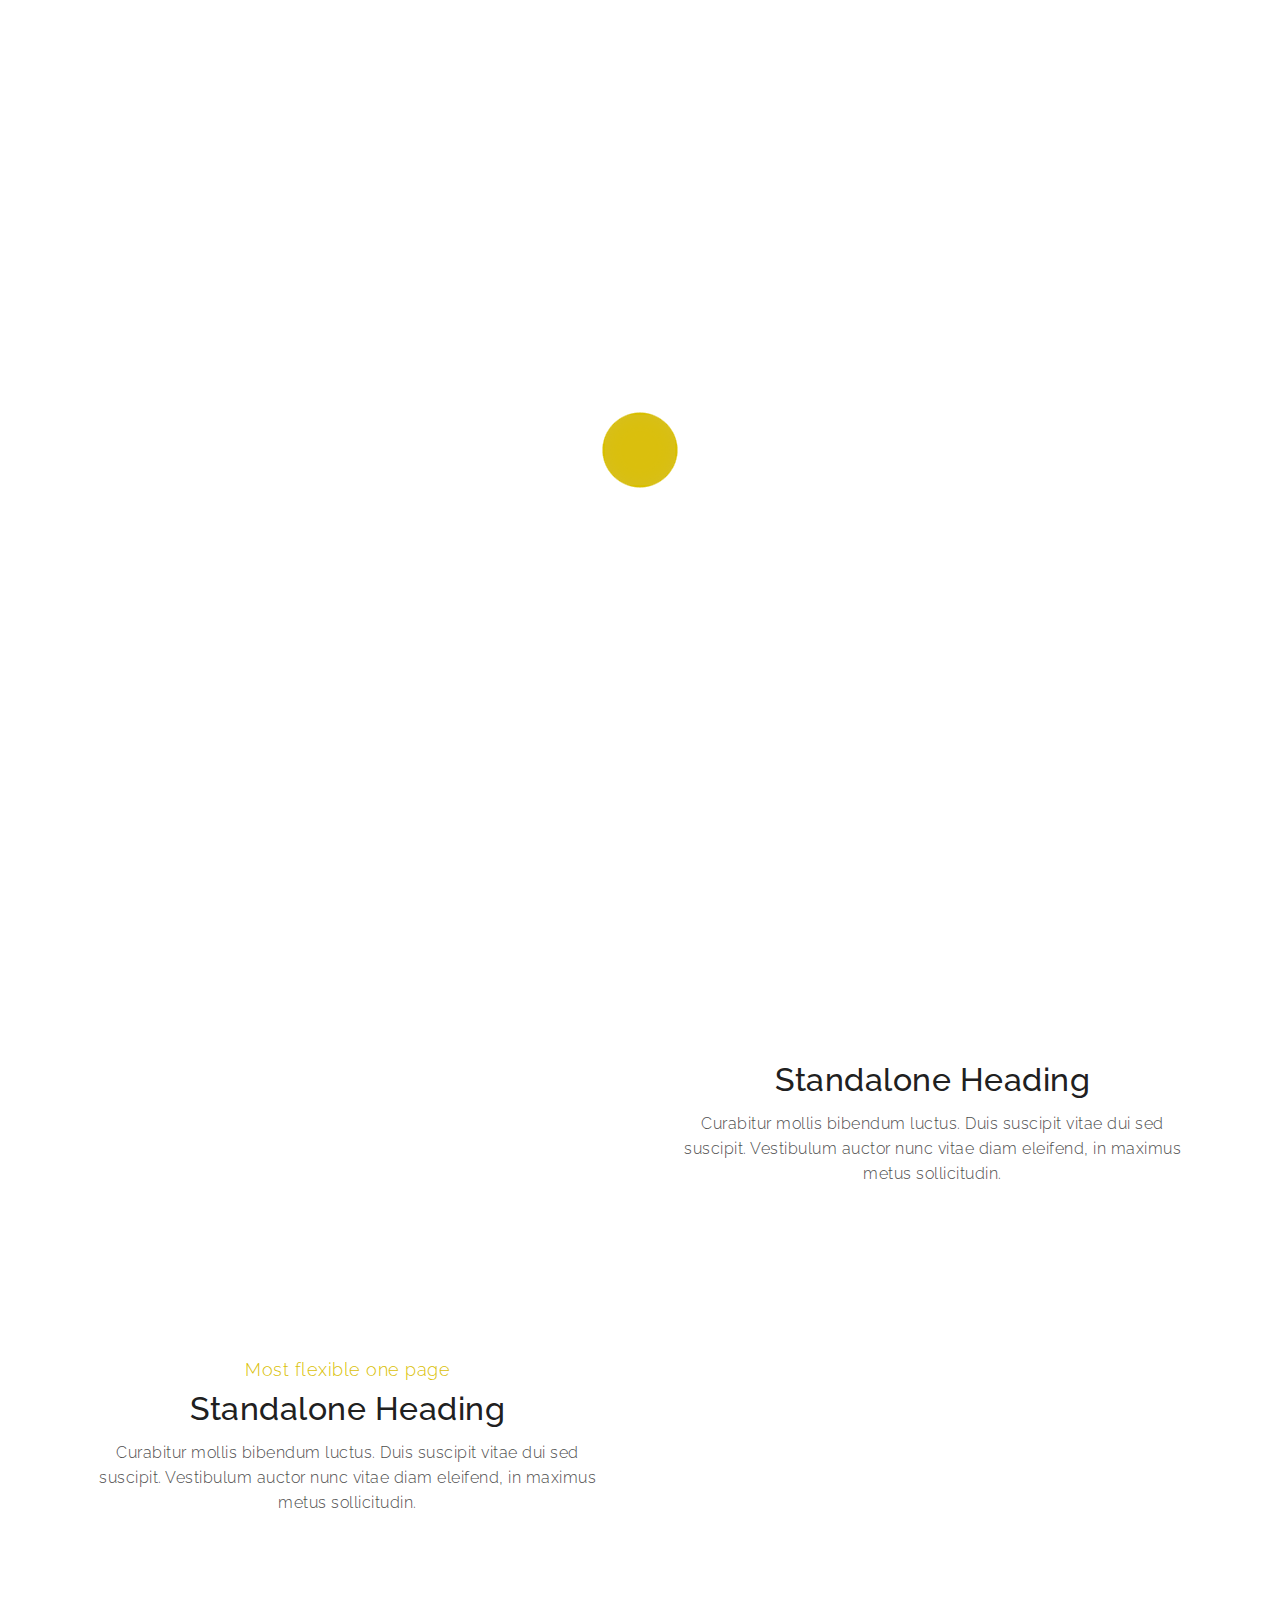
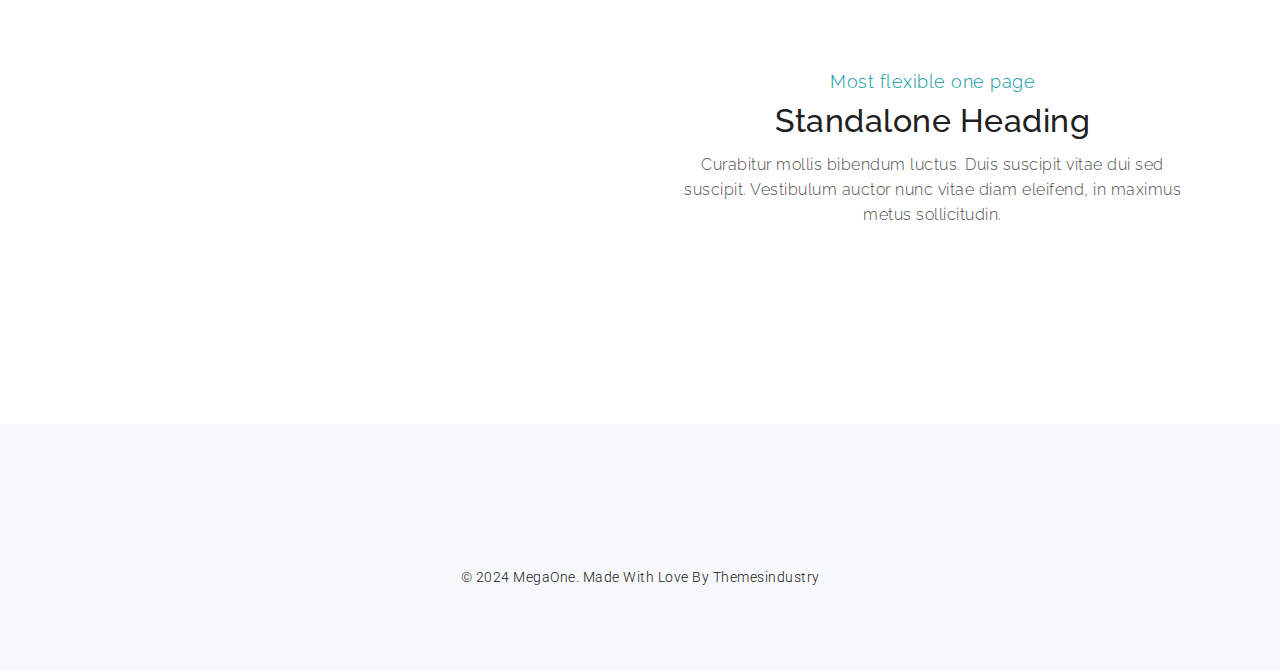
<file: design-agency/standalone.html>
<!DOCTYPE html>
<html lang="en">
<head>
    <!-- Meta Tags -->
    <meta charset="utf-8">
    <meta content="width=device-width, initial-scale=1, shrink-to-fit=no" name="viewport">
    <!-- Author -->
    <meta name="author" content="Themes Industry">
    <!-- description -->
    <meta name="description" content="Design Agency is a highly creative, modern, visually stunning and Bootstrap responsive multipurpose studio and portfolio HTML5 template with 8 ready home page demos.">
    <!-- keywords -->
    <meta name="keywords" content="Design Agency, modern, clean, bootstrap responsive, html5, css3, portfolio, blog, studio, templates, multipurpose, one page, corporate, start-up, studio, branding, designer, freelancer, carousel, parallax, photography, studio, masonry, grid, faq">
    <!-- Page Title -->
    <title>Design Agency | Standalone</title>
    <!-- Favicon -->
    <link href="" rel="icon">
    <!-- Bundle -->
    <link href="../vendor/css/bundle.min.css" rel="stylesheet">
    <!-- Plugin Css -->
    <link href="css/line-awesome.min.css" rel="stylesheet">
    <link href="../vendor/css/revolution-settings.min.css" rel="stylesheet">
    <link href="../vendor/css/jquery.fancybox.min.css" rel="stylesheet">
    <link href="../vendor/css/owl.carousel.min.css" rel="stylesheet">
    <link href="../vendor/css/cubeportfolio.min.css" rel="stylesheet">
    <link href="../vendor/css/LineIcons.min.css" rel="stylesheet">
    <link href="css/slick.css" rel="stylesheet">
    <link href="css/slick-theme.css" rel="stylesheet">
    <link href="../vendor/css/wow.css" rel="stylesheet">
    <!-- Style Sheet -->
    <link href="css/blog.css" rel="stylesheet">
    <link href="css/style.css" rel="stylesheet">
</head>

<body data-spy="scroll" data-target=".navbar" data-offset="90">

<!-- Preloader -->
<div class="preloader">
    <div class="dot-container">
        <div class="dot dot-1"></div>
        <div class="dot dot-2"></div>
        <div class="dot dot-3"></div>
    </div>

    <svg xmlns="http://www.w3.org/2000/svg" version="1.1">
        <defs>
            <filter id="goo">
                <feGaussianBlur in="SourceGraphic" stdDeviation="10" result="blur" />
                <feColorMatrix in="blur" mode="matrix" values="1 0 0 0 0  0 1 0 0 0  0 0 1 0 0  0 0 0 21 -7"/>
            </filter>
        </defs>
    </svg>
</div>
<!-- Preloader End -->

<!--Header Start-->
<header id="home" class="cursor-light full-nav">

    <div class="inner-header nav-icon">
        <!--toggle btn-->
        <a href="javascript:void(0)" class="sidemenu_btn link" id="sidemenu_toggle">
            <span></span>
            <span></span>
            <span></span>
        </a>
        <a class="navbar-brand link" href="../index-design-agency.html">
            <img src="img/logo-white-small.png" class="logo" alt="logo">
        </a>
    </div>
    <!--Side Nav-->
    <div class="side-menu hidden side-menu-opacity">
        <div class="bg-overlay"></div>
        <div class="inner-wrapper">
            <span class="btn-close" id="btn_sideNavClose"><i></i><i></i></span>
            <div class="container">
                <div class="row w-100 side-menu-inner-content">
                    <div class="col-12 d-flex justify-content-center align-items-center">
                        <a href="../index-design-agency.html" class="navbar-brand"><img src="img/logo-white.png" alt="logo"></a>
                    </div>
                    <div class="col-12 col-lg-8">
                        <nav class="side-nav w-100">
                            <ul class="navbar-nav">
                                <li class="nav-item">
                                    <a class="nav-link" href="../index-design-agency.html">Home</a>
                                </li>
                                <li class="nav-item">
                                    <a class="nav-link" href="../index-design-agency.html#feature-sec">About</a>
                                </li>
                                <li class="nav-item">
                                    <a class="nav-link" href="../index-design-agency.html#portfolio-sec">Work</a>
                                </li>
                                <li class="nav-item">
                                    <a class="nav-link" href="../index-design-agency.html#pricing-sec">Pricing</a>
                                </li>
                                <li class="nav-item">
                                    <a class="nav-link" href="../index-design-agency.html#contact-sec">Contact</a>
                                </li>
                            </ul>
                        </nav>
                    </div>
                    <div class="col-12 col-lg-4 d-flex align-items-center">
                        <div class="side-footer text-white w-100">
                            <div class="menu-company-details">
                                <span>+1 631 123 4567</span>
                                <span>email@website.com</span>
                            </div>
                            <ul class="social-icons-simple">
                                <li><a class="facebook-text-hvr" href="javascript:void(0)"><i class="fab fa-facebook-f"></i> </a> </li>
                                <li><a class="instagram-text-hvr" href="javascript:void(0)"><i class="fab fa-x-twitter"></i> </a> </li>
                                <li><a class="instagram-text-hvr" href="javascript:void(0)"><i class="fab fa-youtube"></i> </a> </li>
                                <li><a class="instagram-text-hvr" href="javascript:void(0)"><i class="fab fa-instagram"></i> </a> </li>
                            </ul>
                            <p class="text-white">&copy; 2024 MegaOne. Made With Love by Themesindustry</p>
                        </div>
                    </div>
                </div>
            </div>
        </div>
    </div>
    <a id="close_side_menu" href="javascript:void(0);"></a>

</header>
<!--Header End-->

<!--Banner start-->
<section class="banner-slider position-relative cursor-light height-60 secondary-pages-banner" id="banner-slider">
    <div class="row banner-slider-row no-gutters height-60">
        <div class="col-12 bg-blue banner-left-area d-flex justify-content-center align-items-center">
            <div class="left-banner">
                <div class="container">
                    <div class="detail-text">
                        <div class="inner-content position-relative text-center"  data-depth="0.05">
                            <h4 class="heading">Standalone<span>Content</span></h4>
                            <div class="main-ring"><div class="slider-ring"></div></div>
                        </div>
                    </div>
                </div>
                <div class="slider-object1 no-animation"><img src="img/slider-object1.png"></div>
                <div class="slider-object2 no-animation"><img src="img/slider-object2.png"></div>
            </div>
        </div>
    </div>
</section>
<!--Banner End-->

<!--main page content-->
<section class="main" id="main">
    <!--content-->
    <div class="blog-content padding-top padding-bottom">
        <div class="container">
            <div class="row no-gutters">
                <div class="col-12">
                    <!-- START HEADING SECTION -->
                        <div class="standalone-detail">
                            <div class="row no-gutters">
                                <div class="col-12 col-md-10 offset-md-1 col-lg-8 offset-lg-2  text-center wow slideInUp" data-wow-duration="2s">
                                    <p class="sub-heading text-center">Most flexible one page</p>
                                    <h1 class="heading">Section Title</h1>
                                    <p class="para_text m-auto">Curabitur mollis bibendum luctus. Duis suscipit vitae dui sed suscipit. Vestibulum auctor nunc vitae diam eleifend, in maximus metus sollicitudin. Quisque vitae sodales lectus. Nam porttitor justo sed mi finibus, vel tristique risus faucibus.</p>
                                </div>
                            </div>
                        </div>
                        <!--content-->
                        <div class="standalone-area">
                                <div class="row standalone-row align-items-center no-gutters">
                                    <div class="col-lg-6">
                                        <div class="blog-image wow hover-effect fadeInLeft">
                                            <img src="img/gallery-thumb1.jpg" alt="image">
                                        </div>
                                    </div>
                                    <div class="col-lg-6 stand-img-des">
                                        <div class="d-inline-block">
                                            <h2 class="gradient-text1">Standalone Heading</h2>
                                            <p class="para_text">Curabitur mollis bibendum luctus. Duis suscipit vitae dui sed suscipit. Vestibulum auctor nunc vitae diam eleifend, in maximus metus sollicitudin. </p>
                                        </div>
                                    </div>
                                </div>

                                <!--content-->
                                <div class="row standalone-row align-items-center no-gutters">
                                    <div class="col-lg-6 order-lg-2">
                                        <div class="blog-image wow hover-effect fadeInLeft">
                                            <img src="img/gallery-thumb5.jpg" alt="image">
                                        </div>
                                    </div>
                                    <div class="col-lg-6 stand-img-des">
                                        <div class="d-inline-block">
                                            <p class="sub-heading text-center color-yellow">Most flexible one page</p>
                                            <h2 class="gradient-text1">Standalone Heading</h2>
                                            <p class="para_text">Curabitur mollis bibendum luctus. Duis suscipit vitae dui sed suscipit. Vestibulum auctor nunc vitae diam eleifend, in maximus metus sollicitudin. </p>
                                        </div>
                                    </div>
                                </div>

                                <!--content-->
                                <div class="row standalone-row align-items-center no-gutters">
                                    <div class="col-lg-6">
                                        <div class="blog-image wow hover-effect fadeInLeft">
                                            <img src="img/gallery-thumb4.jpg" alt="image">
                                        </div>
                                    </div>
                                    <div class="col-lg-6 stand-img-des">
                                        <div class="d-inline-block">
                                            <p class="sub-heading text-center">Most flexible one page</p>
                                            <h2 class="gradient-text1">Standalone Heading</h2>
                                            <p class="para_text">Curabitur mollis bibendum luctus. Duis suscipit vitae dui sed suscipit. Vestibulum auctor nunc vitae diam eleifend, in maximus metus sollicitudin. </p>
                                        </div>
                                    </div>
                                </div>
                                <!--content-->
                        </div>
                    <!-- END HEADING SECTION -->
                </div>
            </div>
        </div>
    </div>
</section>
<!--main page content end-->

<!--Footer Start-->
<footer class="footer-style-1 bg-light-gray padding-top-half">

    <div class="container">
        <div class="row align-items-center">
            <!--Social-->
            <div class="col-12 text-center  order-2 order-lg-1">
                <div class="footer-social text-center ">
                    <ul class="list-unstyled">
                        <li><a class="wow fadeInUp" href="javascript:void(0);"><i aria-hidden="true" class="fab fa-facebook-f"></i></a></li>
                        <li><a class="wow fadeInDown" href="javascript:void(0);"><i aria-hidden="true" class="fab fa-x-twitter"></i></a></li>
                        <li><a class="wow fadeInUp" href="javascript:void(0);"><i aria-hidden="true" class="fab fa-google-plus-g"></i></a></li>
                        <li><a class="wow fadeInDown" href="javascript:void(0);"><i aria-hidden="true" class="fab fa-linkedin-in"></i></a></li>
                        <li><a class="wow fadeInUp" href="javascript:void(0);"><i aria-hidden="true" class="fab fa-instagram"></i></a></li>
                        <li><a class="wow fadeInDown" href="javascript:void(0);"><i aria-hidden="true" class="fab fa-pinterest-p"></i></a></li>
                    </ul>
                </div>
                <p class="company-about fadeIn mt-3">&copy; 2024 MegaOne. Made With Love By <a href="javascript:void(0);">Themesindustry</a>
                </p>
            </div>
        </div>
    </div>
</footer>
<!--Footer End-->

<!--Animated Cursor-->
<div class="aimated-cursor">
    <div class="cursor">
        <div class="cursor-loader"></div>
    </div>
</div>
<!--Animated Cursor End-->

<!--Scroll Top Start-->
<span class="scroll-top-arrow"><i class="fas fa-angle-up"></i></span>
<!--Scroll Top End-->

<!-- JavaScript -->
<script src="../vendor/js/bundle.min.js"></script>
<!-- Plugin Js -->
<script src="../vendor/js/jquery.appear.js"></script>
<script src="../vendor/js/jquery.fancybox.min.js"></script>
<script src="../vendor/js/owl.carousel.min.js"></script>
<script src="../vendor/js/parallaxie.min.js"></script>
<script src="../vendor/js/wow.min.js"></script>
<script src="../vendor/js/jquery.cubeportfolio.min.js"></script>

<!--Tilt Js-->
<script src="../vendor/js/TweenMax.min.js"></script>
<!-- custom script-->
<script src="js/circle-progress.min.js"></script>
<script src="../vendor/js/contact_us.js"></script>
<script src="js/script.js"></script>

</body>
</html>
</file>
<file: design-agency/css/blog.css>
/* prefixed by https://autoprefixer.github.io (PostCSS: v7.0.26, autoprefixer: v9.7.3) */
/* ===================================
                About
   =================================== */

/*
    Theme Name: Interior
    Theme URI:
    Author: Themes Industry
    Author URI:
    Description: One Page , Multi Parallax Template
    Tags: One page, multi page, multipurpose, parallax, creative, html5

 */

/* ===================================
          Table of Contents
   =================================== */

/*
01 navigation
02 Page header
03 Our Blog
04 side Bar content
05 Footer
06 Media Queries

/*Table Of Contents ends */

/* ===================================
    Google font
====================================== */

@import url('https://fonts.googleapis.com/css?family=Roboto:300,300i,500&display=swap');
@import url('https://fonts.googleapis.com/css?family=Oswald:300,500,700&display=swap');


/*classes*/

.blog-sub-heading{
    font-family: Roboto, sans-serif;
    font-size: 16px;
    color:  #fa2851;
    margin-top: 30px;
    margin-bottom: 0px;
    display: inline-block;
}
.blog-sub-heading span{
    display: inline-block;
    width: 30px;
    height: 2px;
    background-color:  #fa2851;
    margin-bottom: 5px;
    margin-right: 8px;
}
/*slider area*/
.slider-sec {
    min-height: 500px;
    position: relative;
    /*background-size: cover;*/
    /*background-position: center center;*/
}
.slider-sec .overlay{
    position: absolute;
    top:0;
    bottom: 0;
    left: 0;
    right: 0;
    background-color: rgba(20, 32, 34, 0.70);
}
.slider-sec .overlay h4{
    font-family: 'Oswald', sans-serif;
    text-transform: uppercase;
    font-weight: bold;
    font-size: 50px;
    color: #FFFFFF;
    margin-top: 7%;
}
/*search bar*/
/*.blog-content{*/
/*    padding-top: 100px;*/
/*}*/
.blog-content .side_tags .search-bar{
    background-color: rgba(225, 225, 225, 0.24);
    /*margin-top: 100px;*/
    margin-bottom: 50px;
    padding: 40px;
}
.blog-content .side_tags .search-bar form input[placeholder] {
    color: grey;
    font-size: 13px;
    font-family: "Lato Regular";
}
.blog-content .side_tags .search-bar form input{
    border-radius: 10px;
    position: relative;
    border: solid .5px  #fa2851;
    padding: 20px;
}
.blog-content .side_tags .search-bar form span{
    position: absolute;
    right:0px;
    top:0px;
    bottom: 0px;
}
.blog-content .side_tags .search-bar form span button{
    border-radius: 10px;
    background-color: #fa2851;
    color: #FFFFFF;
    padding-left: 15px;
    padding-right: 15px;
    z-index: 11;
    border-bottom-left-radius: 0px;
    border-top-left-radius: 0px;
    transition: .8s ease;
    border: solid 1px  #fa2851;
}
.blog-content .side_tags .search-bar form:hover input{
    border:  solid .5px  #fa2851;
}
.blog-content .side_tags .search-bar form span button:hover{
    background-color: #fa2851;
    cursor: pointer;
    border: solid 1px  #fa2851;
}
.blog-content .side_tags .search-bar form span button:focus{
   outline: none;
}
/*search bar end*/

/*categories start*/
.blog-content .cat_sec{
    font-family: 'Roboto', sans-serif;
    background-color: rgba(225, 225, 225, 0.24);
    margin-bottom: 50px;
    padding: 40px;
    color:  #202020;
}
.blog-content h4{
    font-family: 'Oswald', sans-serif;
    font-weight: 500;
    font-size: 28px;
    margin-bottom: 35px;
    color:  #202020;
}
.blog-content .cat_sec ul{
    padding-left: 0;
    margin-bottom: 0 !important;
}
.blog-content .cat_sec ul li{
    list-style: none;
    font-family: 'Roboto', sans-serif;
    letter-spacing: 1px;
    position: relative;
    overflow: hidden;
    font-size: 13px;
    margin-bottom: 10px;
    text-overflow: ellipsis;
}
.blog-content .cat_sec ul li:last-child{
    margin-bottom: 0px;
}

.blog-content .cat_sec ul li a{
    font-family: 'Roboto', sans-serif;
    font-weight:600;
    color: #737373;
    text-decoration: none;
    display: inline-block;
    padding-right: 8px;
    transition: .8s ease;
}
.blog-content .cat_sec ul li:hover a{
    color: #fa2851;
}
.blog-content .cat_sec ul li:hover{
    cursor: pointer;
}
.blog-content .cat_sec ul li .dots{
    overflow-wrap: break-word;
    white-space: nowrap;
}
.blog-content .cat_sec ul li p{
    font-family: 'Roboto', sans-serif;
    font-weight:600;
    display: inline-block;
    float: right;
    background-color: #F8F8F8;
    padding-left: 7px;
}

.blog-content .cat_sec ul li .dots:before{
    content: ". . . . . . . . . . . . . . . . . . . . . . . . . . . . . . . . . . . . . . . . . . . . . . . . . . . . . . . . . .";
    white-space: nowrap;
    height: 2px;
    opacity: 1;
    z-index: -99999;
    line-height: 1;
    box-sizing: border-box;
    position: absolute;
    width: 100%;
    top:5px;
}
.blog-content .advertisment{
    margin-bottom: 50px;
}
.blog-content .advertisment img{
    height: 100%;
    width: 100%;
}
/*categories end*/

/*popular post start*/
.blog-content .popular_posts{
   background-color: #F8F8F8;
    margin-bottom: 50px;
    padding: 40px;
}
.blog-content .popular_posts .media-box{
    margin-bottom: 20px;
    cursor: pointer;
}
.blog-content .popular_posts .media-box:hover .box-img img{
    border-radius: 30px;
}
.blog-content .popular_posts .media-box .box-img img{
    width: 100%;
    height: 100%;
    transition: .8s ease;
}
.blog-content .popular_posts .media-box .box-detail{
    padding-left: 0px;
}
.blog-content .popular_posts .media-box .box-detail h2{
    font-family: 'Roboto', sans-serif;
    font-weight: 600;
    font-size: 16px;
    transition: .8s ease;
}
.blog-content .popular_posts .media-box:hover .box-detail h2{
    color: #fa2851;
}
.blog-content .popular_posts .media-box .box-detail p span{
    font-weight: bold;
}
.blog-content .popular_posts .media-box .box-detail p{
    font-family: 'Roboto', sans-serif;
    font-size: 12px;
}
/*popular post end*/

/*Tags start*/
.blog-content .tags_sec{
    background-color:  #F8F8F8;
    margin-bottom: 50px;
    padding:40px;
}
.blog-content .tags_sec .tags span{
    display: inline-block;
    font-family: 'Roboto', sans-serif;
    font-size: 10px;
    padding: 4px 14px 3px 14px;
    border: solid 1px  #202020;
    margin-right: 0px;
    margin-top: 5px;
    transition: .8s ease;
    cursor: pointer;
}
.blog-content .tags_sec .tags span:hover{
    background-color: #fa2851;
    color: white;
    /*background-color: #FFFFFF;*/
    box-shadow: 1px 1px 15px #e1e1e1;
    border: solid 1px  #fa2851;
}
/*Tags end*/


/*blog-content content css strat*/
.blog-content .main_content{
    /*padding-top: 101px;*/
}
.blog-content .main_content .single_blog .single_img img{
    height: 100%;
    width: 100%;
}
.blog-content .main_content .single_blog .single_img{
    position: relative;
}
.blog-content .main_content .single_blog .single_img audio{
    position: absolute;
    bottom: 0px;
    right: 0px;
    left: 0px;
    width: 100%;
    background-color: #f1f3f4;
}
.blog-content .main_content .single_blog .single_detail h2{
    font-family: 'Roboto', sans-serif;
    font-weight: 500;
    font-size: 28px;
    color:  #202020;
    letter-spacing: -1px;
    margin-top: 10px;
    margin-bottom: 15px;
}
.blog-content .main_content .single_blog .single_detail .blog-text{
    display: block;
    font-family: 'Roboto', sans-serif;
    font-weight: normal;
    font-size: 12px;
    color:  #202020;
    margin-bottom: 15px;
}

.blog-content .main_content .single_blog .single_detail .blog-text a{
    font-family: 'Roboto', sans-serif;
    font-weight: normal;
    font-size: 12px;
    color:  #202020;
    opacity: .9;
    margin-bottom: 15px;
    transition: .8s ease;
    text-decoration: none;
}
.blog-content .main_content .single_blog .single_detail .blog-text a:hover{
    color: #fa2851;
}
.blog-content .main_content .single_blog .single_detail .p-text{
    font-family:'Roboto', sans-serif;
    font-weight: 300;
    font-size: 16px;
    color:  #202020;
    opacity: .8;
    letter-spacing: 1px;
    margin-bottom: 30px;
    text-align: justify;

}
.blog-content .main_content .single_blog{
    transition: 1s ease;
    border-bottom: solid 1px #e1e1e1;
    mso-border-shadow: yes;
    margin-top: 60px;
    padding-bottom: 60px;
}
.blog-content .main_content .single_blog:last-child{
    border-bottom: none;
}
.blog-content .main_content .single_blog:first-child{
    margin-top: 0px;
}
.blog-content .main_content .single_blog:hover{
    cursor: pointer;
}
.blog-content .main_content .single_blog .single_detail a.our-btn{
    color:white;
    background-color: #fa2851;
    font-family: 'Roboto', sans-serif;
    font-weight: normal;
    font-size: 16px;
    padding: 8px 30px 8px 30px;
    border: solid 1px  #fa2851;
    transition: .8s ease;
    text-decoration: none;
}
.blog-content .main_content .single_blog .single_detail a.our-btn:hover{
    background-color: white;
    color: #fa2851;

}
.blog-content .main_content .single_blog .single_img .img-gall{
    overflow: hidden;
}
.blog-content .main_content .single_blog .single_img .img-gall img{
    transition: .8s ease;
    cursor: zoom-in;
}
.blog-content .main_content .single_blog .single_img .img-gall:hover img{
    transform: scale(1.1);
}
.blog-content nav{
    /*margin-top: 50px;*/
    margin-bottom: 50px;
}
.blog-content nav ul li{
    border-radius: 50%;
    /*border: solid .5px #e1e1e1;*/
    border: none;
}
.blog-content nav ul li:first-child{
    border-top-left-radius: .25rem;
    border-bottom-left-radius: .25rem;
    border-radius: 0px;
    border: none;
}
.blog-content nav ul li:last-child{
    border-top-right-radius: .25rem;
    border-bottom-right-radius: .25rem;
    border-radius: 0px;
    border: none;
}
.blog-content nav ul li a{
    color: #202020;
    border-radius: 50%;
    border: solid .5px  #fa2851;
    border:none;
    font-family: 'Roboto', sans-serif;
    font-size: 14px;
    margin-right: 2px;
    transition: .8s ease;
    text-decoration: none;
}

.blog-content nav ul li a.active{
    border-radius: 50%;
    color:white;
    background-color: #fa2851;
}
.blog-content .page-link {
    /*border:solid .5px  #fa2851;*/
}
.blog-content li:first-child a,.blog-content li:last-child a{
    border: none;
}
.blog-content nav ul li a:hover{
    background-color: #fa2851;
    color: #FFFFFF;
}
.blog-content nav ul li:first-child a:hover,.blog-content nav ul li:last-child a:hover{
    background-color: transparent;
    color:  #202020;
}

/*//footer*/
/*.blog-content .container{*/
/*    border-bottom: solid 1px #e1e1e1;*/
/*}*/

.mejs__container {
    background: #007bff00;
    position: absolute !important;
    bottom: 0 !important;
}


/*single Blog css*/
.blog-content .detail_img{
    position: relative;
    padding-bottom: 20px;
}
.blog-content .detail_img img{
    height: 100%;
    width: 100%;
}
.blog-content .main_content .detail_blog .blog_detail .blog-sub-heading{
    margin-top: 5px !important;
}
.blog-content .main_content .detail_blog .blog_detail h2{
    font-family: 'Oswald', sans-serif;
    font-weight: 500;
    font-size: 28px;
    color:  #202020;
    letter-spacing: -1px;
    margin-top: 10px;
    margin-bottom: 15px;
}
.blog-content .main_content .detail_blog .blog_detail .d-blog-text{
    display: block;
    font-family: 'Roboto', sans-serif;
    font-weight: normal;
    font-size: 12px;
    color:  #202020;
    margin-bottom: 15px;
    transition: .8s ease;
}
/*.blog-content .main_content .detail_blog .blog_detail span:hover{*/
/*    !*background-color: #e1e1e1;*!*/
/*    box-shadow: 1px 1px 8px rgba(118, 118, 118, 0.88);*/
/*    border-radius: 10px;*/

/*}*/
.blog-content .main_content .detail_blog .blog_detail span a:hover{
    color:#fa2851;
    /*font-weight: bold;*/
}
.blog-content .main_content .detail_blog .blog_detail span a{
    font-family: 'Roboto', sans-serif;
    font-weight: normal;
    font-size: 12px;
    color:  #202020;
    margin-bottom: 15px;
    transition: .8s ease;
    text-decoration: none;
}

.blog-content .main_content .detail_blog .blog_detail video{
    margin-bottom: 25px;
}
.blog-content .main_content .detail_blog .blog_detail .d-text{
    font-family: 'Open Sans', sans-serif;
    font-weight: normal;
    font-size: 16px;
    color:  #202020;
    opacity: .8;
    letter-spacing: 1px;
    margin-bottom: 30px;
    text-align: justify;

}
.blog-content .main_content .detail_blog{
    transition: 1s ease;
    border-bottom: solid 1px #e1e1e1;
    mso-border-shadow: yes;
}

.blog-content .detail_blog ul{
    padding-left: 15px;
    margin-bottom: 40px;
}
.blog-content .detail_blog ul li{
    font-family: 'Open Sans', sans-serif;
    color: #6d6d6d;


}
.blog-content .mejs__container {
    position: relative !important;
    border: solid 1px #e1e1e1;
    left:0px;
}

.blog-content .mejs__video{
    margin-bottom: 30px;
}
.blog-content .detail_blog .qoute{
    padding: 15px 15px 15px 35px;
    border-left: solid 3px  #fa2851;
    margin-bottom: 20px;
}
.blog-content .detail_blog .cube-sec{
    margin-bottom: 20px;
}
.blog-content .detail_blog .cube-sec img{
    height: 100%;
    width: 100%;
}
.blog-content .detail_blog .qoute .blog-sub-heading{
    margin-bottom: 20px;
}
.blog-content .detail_blog .qoute .q-name{
   font-weight: bold !important;
    font-size: 16px !important;
    color:  #202020;
    font-style: italic;
}
.blog-content .detail_blog .tags span{
    display: inline-block !important;
    border: solid 1px  #202020;
    padding: 8px 15px 8px 15px;
    font-size: 11px !important;
    cursor: pointer;
    transition: .8s ease;
}
.blog-content .detail_blog .tags span:hover{
    border: solid 1px  #fa2851;
    background-color:  #fa2851;
}
.blog-content .detail_blog .tags span a:hover{
    color:#ffffff !important;
}
.blog-content .detail_blog .tags span:hover a{
    color: #ffffff;
}
.blog-content .detail_blog .social{
    padding-top: 4rem;
    padding-bottom: 4rem;
}
.blog-content .detail_blog .social-tags span{
    display: inline-block !important;
    height: 35px;
    width: 35px;
    color:white;
    position: relative;
    transition: .9s ease;
    cursor: pointer;

}
.blog-content .detail_blog .social-tags span:hover{
    border-radius: 50%;
}
.blog-content .detail_blog .social-tags span i{
    color: #FFFFFF;
    text-align: center;
    position: absolute;
    left: 30%;
    top: 25%;
    font-size: 16px;
}
.blog-content .detail_blog .social-tags .fb{
    background-color:#3b5998;
    border: solid 1px #3b5998;

}
.blog-content .detail_blog .social-tags .twit{
    background-color:#55acee;
    border: solid 1px #55acee;

}
.blog-content .detail_blog .social-tags .in{
    background-color:#0077b5;
    border: solid 1px #0077b5;

}
.blog-content .detail_blog .social-tags .pin{
    background-color:#B7242a;
    border: solid 1px #B7242a;

}
.blog-content .writer-detail .post_navigation{
    padding-top: 4rem;
    padding-bottom: 4rem;
}
.blog-content .writer-detail .post_navigation a{
    display: inline-block;
    height: 40px;
    width: 40px;
    border-radius: 50%;
    /*background-color: #55acee;*/
    border: solid 1px  #202020;
    text-align: center;
    margin-top: 5px;
}
.blog-content .writer-detail .post_navigation h5{
    transition: .8s ease;
    font-size: 18px;
    font-family: 'Roboto', sans-serif;
    font-weight: 500;
}
.blog-content .writer-detail .post_navigation .left-row:hover h5,.blog-content .writer-detail .post_navigation .right-row:hover h5{

    cursor: pointer;
}
.blog-content .writer-detail .post_navigation .left-row .left-arr-d ,.blog-content .writer-detail .post_navigation .right-row .right-arr-d{
    transition: .8s ease-in-out;
}
.blog-content .writer-detail .post_navigation .left-row:hover .left-arr-d{
    margin-left: -10px;
}
.blog-content .writer-detail .post_navigation .right-row:hover .right-arr-d{
   padding-right: 0px;
}
.blog-content .writer-detail .post_navigation .links{
    font-size: 12px;
    font-family: 'Roboto', sans-serif;
    font-weight: normal;
    opacity: .8;

}

.blog-content .writer-detail .post_navigation a i{
    color:  #202020;
    font-size: 20px;
    transition: ease;
}
.blog-content .writer-detail .post_navigation a{
    transition: .8s ease;
    display: flex;
    justify-content: center;
    align-items: center;
}
.blog-content .writer-detail .post_navigation .left-row:hover a,.blog-content .writer-detail .post_navigation .right-row:hover a{
    background-color:  #202020;
}
.blog-content .writer-detail .post_navigation .left-row:hover a i,.blog-content .writer-detail .post_navigation .right-row:hover a i{
    color: #FFFFFF;
}
.blog-content .writer-detail .posted_by{
    background-color: #F8F8F8;
    padding: 50px;
    margin-bottom: 4rem;
}
.blog-content .writer-detail .posted_by span{
    font-size: 14px;
    opacity: 0.8;
    font-family: 'Roboto', sans-serif;
    /*font-style: italic;*/
}
.blog-content .writer-detail .posted_by h5{
    font-size: 18px;
    font-family: 'Roboto', sans-serif;
    font-weight: 600;
    letter-spacing: .3px;
}
.blog-content .writer-detail .posted_by p{
    font-size: 16px;
    opacity: .8;
}
/*//contect form*/

.blog-content .comment-form .msg-heading span::before{
    content: "";
    /* position: absolute; */
    /* top: 53%; */
    height: 1px;
    width: 100px;
    display: inline-block;
    border-bottom: 1px solid #dedede;
    /* left: 63%; */
    margin-right: 15px;
    margin-bottom: 6px;
}
.blog-content .comment-form .msg-heading{
    position: relative;
    text-align: center;
}
.blog-content .comment-form .msg-heading span{
font-family: 'Roboto', sans-serif;
    font-size: 20px;
    font-weight: bold;
}
.blog-content .comment-form .msg-heading span::after{
    content: "";
    height: 1px;
    width: 100px;
    display: inline-block;
    border-bottom: 1px solid #dedede;
    margin-left: 15px;
    margin-bottom: 6px;
}
.blog-content .comment-form .my-form{
    margin-top: 4rem;
    /*margin-bottom: 4rem;*/
}
.blog-content .comment-form .my-form input{
    margin-bottom: 20px;
    border-radius: 10px;
    padding: 20px;
}
.blog-content .comment-form .my-form input[placeholder]{
    color:  #202020;
    opacity: .8;
    font-size: 14px;
}
.blog-content .comment-form .my-form textarea{
    border-radius: 10px;
    padding: 20px;
}
.blog-content .comment-form .my-form textarea[placeholder]{
    color:  #202020;
    opacity: .8;
    font-size: 14px;
}
.red-btn{
    background-color: #fa2851;
    color: #FFFFFF;
    padding: 8px 35px 10px 35px;
    margin-top: 30px;
    border: solid 1px  #fa2851;
    transition: .8s ease;
    font-family: 'Roboto', sans-serif;
    font-size: 15px;
}
.red-btn:hover{
    background-color: #FFFFFF;
    color: #fa2851;
}

/*relatec post css*/

.related-blog-posts{
    margin-bottom: 100px;
}
.related-blog-posts  .small-heading{
    font-size: 28px;
}
.related-blog-posts .single_blog .read-more span{
    display: inline-block;
    height: 2px;
    width: 4px;
    background-color:  #fa2851;
    margin-right: 5px;
    transition: .8s ease;
    margin-bottom: 4px;
}
.related-blog-posts .single_blog:hover{
    cursor: pointer;
}
.related-blog-posts .single_blog .single_img{
    overflow: hidden;
}
.related-blog-posts .single_blog .single_img img{
    height: 100%;
    width: 100%;
    transition: .8s ease;
}
.related-blog-posts .single_blog:hover .single_img img{
    transform: scale(1.1);
}
.related-blog-posts .single_blog:hover .read-more span{
    width: 25px;
}
.related-blog-posts .single_blog .read-more{
    font-size: 12px;
    font-family: 'Roboto', sans-serif;
    font-weight: 500;
    margin-top: 0;
    color:  #fa2851;
    text-decoration: none;
}
.related-blog-posts .single_blog h2{
    font-size: 13px;
    font-family: 'Roboto', sans-serif;
    font-weight: 600;
    margin-top: 10px;
    color:  #202020;
    transition: .8s ease;
}
.related-blog-posts .single_blog:hover h2{
    color:  #fa2851;
}
.related-blog-posts .single_blog .small-text{
    margin-bottom: 0;
}
.related-blog-posts .single_blog .blog-text{
    font-family: 'Roboto', sans-serif;
    color:  #202020;
    text-decoration: none;
    font-size: 10px;
    font-weight: 500;
}
.related-blog-posts .single_blog .blog-text a{
    color:  #202020;
    text-decoration: none;
    font-size: 10px;
}


/*media quries*/
@media (max-width: 992.98px) {
    .blog-content .main_content {
        padding-bottom: 80px;
    }
    .footer-social a {
        width: 35px;
        height: 35px;
        line-height: 35px;
        font-size: 15px;
    }
}
@media (max-width: 767.98px) {
    .blog-content {
        padding-top: 30px;
    }
    .blog-sub-heading span{
        display: block;
        margin-left: auto;
        margin-right: auto;
    }
    .blog-content .main_content .single_blog .single_detail .p-text {
        text-align: center;
    }
    .blog-content .main_content .single_blog .single_detail h2 {
        font-size: 22px;
    }
    .blog-content .main_content .single_blog .single_detail .blog-text {
        font-size: 11px;
    }
    .blog-content .main_content .single_blog .single_detail p {
        font-size: 15px;
        text-align: center;
    }
    .blog-content .main_content .single_blog .single_detail a.our-btn {
        font-size: 12px;
        margin-bottom: 25px;
    }
    .blog-content .container {
        border-bottom:none;
        /*margin-bottom: 100px;*/
    }
    .blog-content .comment-form .msg-heading span::before{
        content: "";
        position: absolute;
        top: 53%;
        height: 1px;
        width: 50px;
        display: block;
        border-bottom: 1px solid #dedede;
        left: 75%;
        margin-right: 25px;
    }
    .blog-content .comment-form .msg-heading span::after{
        content: "";
        position: absolute;
        top: 53%;
        height: 1px;
        width: 50px;
        display: block;
        border-bottom: 1px solid #dedede;
        right: 69%;
        margin-right: 25px;
    }
    /*//single blog*/
    .blog-content .main_content .detail_blog .blog_detail h2 {
        font-size: 22px;
    }
    .broad .navbar-nav .dropdown-menu{
        position: absolute;
        float: none;
        width: auto;
        margin-top: 0;
        border: 0;
        -webkit-box-shadow: none;
        box-shadow: none;
        background-color: transparent;
        border-left: solid 2px white;
    }
    .broad .dropdown-menu .dropdown-item {
        color: white !important;
        display: inline-block;
        font-weight: bold;
        transition: .5s ease;
    }
    #head-nav .dropdown-item {
        color:  #202020 !important;
        font-weight: bold !important;
        transition: .5s ease;
        font-size: 13px !important;
        font-family: 'Roboto', sans-serif;
        font-weight: bold !important;
    }
    .dropdown-menu .dropdown-item:hover{
        background-color: transparent !important;
        color:#f71c52 !important;
    }

}
</file>
<file: design-agency/css/style.css>
/* ===================================
    About
====================================== */

/*
    Theme Name: MegaOne
    Theme URI:
    Author: Themes Industry
    Author URI:
    Description: One Page Parallax Template
    Tags: one page, multipurpose, parallax, creative, html5

 */

/* ===================================
    Table of Content
====================================== */


/*  - Fonts
    - General
    - Fonts
    - Social Icon Hover
    - Header And Navigation
    - Slider
    - About
    - Team
    - Portfolio
    - Price
    - Parallax
    - Testimonial
    - Client
    - Blog
    - Contact
    - Map
    - Footer
    - Loader
    - Media Queries   */


/* ===================================
    Google font
====================================== */

@import url('https://fonts.googleapis.com/css?family=Roboto:300,300i,500&display=swap');
@import url('https://fonts.googleapis.com/css?family=Raleway:300,500,700&display=swap');


/* ===================================
    Scrollbar
====================================== */
/*html{*/
/*    scroll-behavior: smooth;*/
/*}*/
::-webkit-scrollbar {
    width: 10px;
}
::-webkit-scrollbar-track {
    width: 12px;
    background:white;
    border-left: 0 solid white;
    border-right: 0 solid white;
}
::-webkit-scrollbar-thumb {
    background: #0596a1;
    width: 0;
    height: 25%;
    transition: .5s ease;
}
/* ===================================
    General
====================================== */

body {font-family: 'Roboto', sans-serif; font-size: 16px;color: #202020;font-weight:300;line-height:25px;width: 100%; overflow-x: hidden}
.h1, .h2, .h3, .h4, .h5, .h6, h1, h2, h3, h4, h5, h6 {line-height: 1.2; font-weight: 500; font-family: 'Roboto', sans-serif;margin-bottom: 0}
a, *::before, *::after, img, span, input, button, .navbar, .fixedmenu, .tp-bullet, .owl-dot, .owl-prev, .owl-next {transition: ease-in-out 0.2s;-webkit-transition: ease-in-out 0.2s;-moz-transition: ease-in-out 0.2s;-ms-transition: ease-in-out 0.2s;-o-transition: ease-in-out 0.2s;}
section,.section-padding {position: relative;overflow: hidden;}
a {color:inherit;text-decoration: none;}
.btn.focus, .btn:focus{-webkit-box-shadow: none;box-shadow: none;}
p:last-child{margin-bottom: 0 !important;}
.fa, .far, .fas{display: inline;}
a:active, a:hover{color: #0596a1;}
.hidden{display: none;}
ul{margin-bottom: 0;}
ul{margin-bottom: 0;}

/* transition none */
.no-transition *{transition-timing-function:initial; -moz-transition-timing-function:initial; -webkit-transition-timing-function:initial; -o-transition-timing-function:initial; -ms-transition-timing-function:initial; transition-duration: 0s; -moz-transition-duration: 0s; -webkit-transition-duration: 0s; -o-transition-duration: 0s; -ms-transition-duration: 0s;}

/* overlay */
.bg-overlay{position: absolute;top: 0;left: 0;width: 100%;height: 100%;}

/* opacity */
.opacity-3{opacity: .3;}
.opacity-4{opacity: .4;}
.opacity-5{opacity: .5;}
.opacity-6{opacity: .6;}
.opacity-7{opacity: .7;}
.opacity-8{opacity: .8;}
.opacity-9{opacity: .9;}

/* button */
.btn {-webkit-appearance: initial; overflow: hidden;position: -webkit-sticky;position: sticky; z-index: 2; display:inline-block; font-size: 17px; border:2px solid transparent; letter-spacing: .5px; line-height: inherit; border-radius: 0; width: auto;font-family: 'Roboto', sans-serif; font-weight: 500; -webkit-transition: all .5s ease;-o-transition: all .5s ease !important;transition: all .5s ease !important;}
/* button size */

/* background color */
.bg-light-gray{background-color: #f7f8fb;}
.bg-blue{background-color: #0596a1;}
.bg-yellow {background-color: #dabf07;}
.bg-green {background-color: #9cc11a;}

/* text-color */
.color-blue{color: #0596a1 !important;}
.color-yellow {color: #dabf07 !important;}
.color-green {color: #9cc11a !important;}

.height-50{
    height: 50vh;
}
/*Max Width*/
.parallax-disable{
    background-repeat: no-repeat !important;
    background-size: cover !important;
    background-position: center center !important;
}
.position-relative{
    position: relative;
}

/*icon text bover */
.facebook-text-hvr:hover{color:#4267B2 !important;}
.twitter-text-hvr:hover{color:#1DA1F2 !important;}
.instagram-text-hvr:hover{color: #c3712a !important;}
.linkedin-text-hvr:hover{color:#0077B5 !important;}
.pinterest-text-hvr:hover{color:#BD081C !important;}
.google-text-hvr:hover{color:#DB4437 !important;}
.youtube-text-hvr:hover{color:#DB4437 !important;}


/* ===================================
    menu-line
====================================== */
.menu-line {
    position: absolute;
    top: -20px;
    font-size: 18px;
    color: #ffffff;
    left: 0;
    display: block;
    text-align: center;
    width: 85px;
    height: 30px;
    pointer-events: none;
    -webkit-transition: -webkit-transform 0.5s;
    transition: transform 0.5s;
    -webkit-transition-timing-function: cubic-bezier(1, 0.01, 0, 1);
    -webkit-transition-timing-function: cubic-bezier(1, 0.01, 0, 1.22);
    transition-timing-function: cubic-bezier(1, 0.01, 0, 1.22);
}

.nav-icon .navbar-nav .nav-link:nth-child(1).active ~ .menu-line{
    -webkit-transform: translate3d(0, 0, 0);
    transform: translate3d(0, 0, 0);
}

.nav-icon .navbar-nav .nav-link:nth-child(2).active ~ .menu-line{
    -webkit-transform: translate3d(100%, 0, 0);
    transform: translate3d(100%, 0, 0);
}

.nav-icon .navbar-nav .nav-link:nth-child(3).active ~ .menu-line{
    -webkit-transform: translate3d(200%, 0, 0);
    transform: translate3d(200%, 0, 0);
}

.nav-icon .navbar-nav .nav-link:nth-child(4).active ~ .menu-line{
    -webkit-transform: translate3d(300%, 0, 0);
    transform: translate3d(300%, 0, 0);
}

.nav-icon .navbar-nav .nav-link:nth-child(5).active ~ .menu-line{
    -webkit-transform: translate3d(400%, 0, 0);
    transform: translate3d(400%, 0, 0);
}

.nav-icon .navbar-nav .nav-link:nth-child(6).active ~ .menu-line{
    -webkit-transform: translate3d(500%, 0, 0);
    transform: translate3d(500%, 0, 0);
}

.nav-icon .navbar-nav .nav-link:nth-child(7).active ~ .menu-line{
    -webkit-transform: translate3d(600%, 0, 0);
    transform: translate3d(600%, 0, 0);
}

.nav-icon .navbar-nav .nav-link:nth-child(1):hover ~ .menu-line{
    -webkit-transform: translate3d(0, 0, 0);
    transform: translate3d(0, 0, 0);
}

.nav-icon .navbar-nav .nav-link:nth-child(2):hover ~ .menu-line{
    -webkit-transform: translate3d(100%, 0, 0);
    transform: translate3d(100%, 0, 0);
}

.nav-icon .navbar-nav .nav-link:nth-child(3):hover ~ .menu-line{
    -webkit-transform: translate3d(200%, 0, 0);
    transform: translate3d(200%, 0, 0);
}

.nav-icon .navbar-nav .nav-link:nth-child(4):hover ~ .menu-line{
    -webkit-transform: translate3d(300%, 0, 0);
    transform: translate3d(300%, 0, 0);
}

.nav-icon .navbar-nav .nav-link:nth-child(5):hover ~ .menu-line{
    -webkit-transform: translate3d(400%, 0, 0);
    transform: translate3d(400%, 0, 0);
}

.nav-icon .navbar-nav .nav-link:nth-child(6):hover ~ .menu-line{
    -webkit-transform: translate3d(500%, 0, 0);
    transform: translate3d(500%, 0, 0);
}

.nav-icon .navbar-nav .nav-link:nth-child(7):hover ~ .menu-line{
    -webkit-transform: translate3d(600%, 0, 0);
    transform: translate3d(600%, 0, 0);
}
/* ===================================
    Cursor
====================================== */

.magic{
    display: none !important;
}
.aimated-cursor {
    position: absolute;
    left: 0;
    display: none;
    top: 0;
    width: 30px;
    height: 30px;
    pointer-events: none;
    z-index: 10000;
    -webkit-transition: opacity 0.2s ease-in-out 0.5s;
    -o-transition: opacity 0.2s ease-in-out 0.5s;
    transition: opacity 0.2s ease-in-out 0.5s;
}

.cursor-light:hover ~ .aimated-cursor{
    display: inline-block;
    z-index: 9999999;
}
.cursor {
    position: fixed;
    -webkit-transform: translate(-50%, -50%);
    -ms-transform: translate(-50%, -50%);
    transform: translate(-50%, -50%);
    width: 30px;
    height: 30px;
    border: 2px solid rgb(255, 255, 255);
    /*border: 2px solid rgb(0, 0, 0);*/
    border-radius: 50%;
    pointer-events: none;
    opacity: 1;
    -webkit-box-sizing: border-box;
    box-sizing: border-box;
    z-index: 999999999;
}


/*slider social*/

.slider-social{
    position: absolute;
    left: 6%;
    top: 50%;
    transform: translateY(-50%);
    z-index: 11;
}
.side-nav-menu .slider-social {
    right: auto;
}
.slider-social li{

    list-style: none;
}

.slider-social a {
    /*display: block;*/
    width: 40px;
    height: 40px;
    text-align: center;
    display: flex;
    justify-content: center;
    align-items: center;
    line-height: 30px;
    border-radius: 50px;
    font-size: 16px;
    margin: 2px;
    border: 1px solid transparent;
    -webkit-transition: background-color .2s ease-in-out;
    -moz-transition: background-color .2s ease-in-out;
    -o-transition: background-color .2s ease-in-out;
    transition: background-color .2s ease-in-out;
}


/* ===================================
      Custom css
  ==================================== */
.no-animation{
    animation: none !important;
}
.padding-top{
    padding-top: 120px;
}
.padding-top-half{
    padding-top: 80px !important;
}
.padding-bottom{
    padding-bottom: 120px;
 }
.padding-bottom-half{
    padding-bottom: 80px;
}
.margin-b-50{
    margin-bottom: 50px;
}
.sub-heading{
    font-family: 'Raleway', sans-serif;
    font-size: 18px;
    font-weight: 300;
}
.heading{
    font-family: 'Raleway', sans-serif;
    font-size: 48px;
    font-weight: 700;
}
.text{
    font-family: Roboto, sans-serif;
    font-size: 16px;
    font-weight: 300;
}
.heading span{
    display: block;
}
.heading span.color{
    display: inline-block;
    color: #9cc11a;
}
.white-trans-btn{
    border: solid 1px #FFFFFF;
    color: #FFFFFF !important;
    font-weight: 400;
    padding: 8px 20px;
    background-color: transparent;
    transition: .5s ease;
    font-size: 14px;
    font-family: Roboto, sans-serif;
}
.white-trans-btn-green-hvr:hover{
    background-color: #FFFFFF;
    color: #9cc11a !important;
}
.white-trans-btn-yellow-hvr:hover{
    background-color: #FFFFFF;
    color: #dabf07 !important;
}
.green-btn{
    border: solid 1px #9cc11a;
    color: #FFFFFF;
    font-weight: 400;
    padding: 8px 35px;
    background-color: #9cc11a;
    font-size: 14px;
    font-family: Roboto, sans-serif;
    border-radius: 0.5em;
    text-transform: capitalize;
    letter-spacing: 0.1em;
    text-align: center;
    position: relative;
    overflow: hidden;
    z-index: 1;
    transition: .8s ease;
    text-decoration: none;
}

.blue-btn{
    border: solid 1px #0596a1;
    color: #FFFFFF;
    font-weight: 400;
    padding: 10px 35px;
    background-color: #0596a1;
    font-size: 14px;
    font-family: Roboto, sans-serif;
    border-radius: 0.5em;
    text-transform: capitalize;
    letter-spacing: 0.1em;
    text-align: center;
    position: relative;
    overflow: hidden;
    z-index: 1;
    transition: .8s ease;
    text-decoration: none;
    cursor: pointer;
}
.yellow-btn{
    border: solid 1px #dabf07;
    color: #FFFFFF;
    font-weight: 400;
    padding: 10px 35px;
    background-color: #dabf07;
    font-size: 14px;
    font-family: Roboto, sans-serif;

    border-radius: 0.5em;
    letter-spacing: 0.1em;
    text-align: center;
    position: relative;
    overflow: hidden;
    z-index: 1;
    transition: .8s ease;
    text-decoration: none;
}

.anim-btn {
    border: 1px solid #FFFFFF;
    border-radius: 0.5em;
    text-transform: capitalize;
    letter-spacing: 0.1em;
    text-align: center;
    position: relative;
    overflow: hidden;
    z-index: 1;
    background-color: transparent;
    color: #FFFFFF;
    font-size: 13px;
    padding: 10px 30px 10px 30px;
    transition: .8s ease;
    font-family: 'Roboto', sans-serif;
    font-weight: 500;
    text-decoration: none;
}
.anim-btn:hover{
    border:solid 1px #FFFFFF;
}
.anim-btn span {
    position: absolute;
    width: 25%;
    height: 100%;
    background-color: #FFFFFF;
    transform: translateY(150%);
    border-radius: 50%;
    transition: 0.5s;
    z-index: -1;
}

.anim-btn:hover {
    color: #202020;
}

.anim-btn:hover span ,.green-btn:hover span ,.blue-btn:hover span,.yellow-btn:hover span{
    transform: translateY(0) scale(3.2);
}

.anim-btn span:nth-child(1),.green-btn span:nth-child(1) ,.blue-btn span:nth-child(1) ,.yellow-btn span:nth-child(1) {
    left: calc((1 - 1) * 25%);
    transition-delay: calc((1 - 1) * 0.1s);
}

.anim-btn span:nth-child(2) ,.green-btn span:nth-child(2) ,.blue-btn span:nth-child(2) ,.yellow-btn span:nth-child(2){
    left: calc((2 - 1) * 25%);
    transition-delay: calc((2 - 1) * 0.1s);
}

.anim-btn span:nth-child(3) ,.green-btn span:nth-child(3) ,.blue-btn span:nth-child(3),.yellow-btn span:nth-child(3){
    left: calc((3 - 1) * 25%);
    transition-delay: calc((3 - 1) * 0.1s);
}

.anim-btn span:nth-child(4),.green-btn span:nth-child(4),.blue-btn span:nth-child(4) ,.yellow-btn span:nth-child(4) {
    left: calc((4 - 1) * 25%);
    transition-delay: calc((4 - 1) * 0.1s);
}
.anim-btn span:nth-child(5) ,.green-btn span:nth-child(5),.blue-btn span:nth-child(5) ,.yellow-btn span:nth-child(5){
    left: calc((5 - 1) * 25%);
    transition-delay: calc((5 - 1) * 0.1s);
}
.btn-hvr-green:hover{
    border:solid 1px #9cc11a;
    color: #FFFFFF;
}
.btn-hvr-green span{
    background-color: #9cc11a;
}
/*for yellow*/
.btn-hvr-yellow:hover{
    border:solid 1px #dabf07;
    color: #FFFFFF;
}
.btn-hvr-yellow span{
    background-color: #dabf07;
}
/*for blue*/
.btn-hvr-blue:hover{
    border:solid 1px #0596a1;
    color: #FFFFFF;
}
.btn-hvr-blue span{
    background-color: #0596a1;
}
/*for white*/
.btn-hvr-white-blue:hover{
    color: #0596a1;
}
.btn-hvr-white-yellow:hover{
    color: #dabf07;
}
.btn-hvr-white-green:hover{
    color: #9cc11a;
}

.btn-hvr-white-blue span,.btn-hvr-white-yellow span,.btn-hvr-white-green span{
    background-color: #fff;
}

.btn-hvr span {
    position: absolute;
    width: 25%;
    height: 100%;
    /*background-color: #FFFFFF;*/
    transform: translateY(150%);
    border-radius: 50%;
    transition: 0.5s;
    z-index: -1;
}

/* ===================================
        Header
   ====================================== */
header{
    position: absolute;
    left:0;
    bottom: 0;
    top: 0;
    z-index: 111;
}
/*main navigation*/

header .navbar-brand{
    position: absolute;
    left: 25px;
    bottom: 20px;
    z-index: 1111;
    width: 80px;
}
header .navbar-brand img{
    max-width: 80%;
}


/* ===================================
         header appear css
====================================== */
.no-shadow{
    box-shadow: none !important;
}
.header-appear{
    /*background-color: #9cc11a;*/
    width: 72px;
    height: 72px;
    position: fixed;
    left: 0;
    right: 0;
    top:20px;
    z-index: 1111;
    -webkit-animation-name: animationFade;
    animation-name: animationFade;
    -webkit-animation-duration: 1s;
    animation-duration: 1s;
    -webkit-animation-fill-mode: both;
    animation-fill-mode: both;
    -webkit-box-shadow: 0 10px 10px -10px rgba(0, 0, 0, 0.35);
    box-shadow: 0 10px 10px -10px rgba(0, 0, 0, 0.35);
}
.full-nav .header-appear{
    background-color: #9cc11a;
}
.header-appear .navbar-brand {
    position: absolute;
    left: 70px;
    bottom: 11px;
}
.header-appear .navbar-brand .logo-simple{
    display: none;
}
.header-appear .navbar-brand .logo-fixed{
    display: block;
}
.header-appear .main-navigation{
    padding-top: 15px;
    padding-bottom: 15px;
}
.header-appear .main-navigation nav .navbar-nav .nav-link .nav-link {
    /*color: #202020;*/
}
.header-appear .main-navigation .simple-navbar{
    display: flex;
    justify-content: flex-end;
    align-items: center;
}
.header-appear .fixed-nav-links{
    display: block;
}
.header-appear .fixed-nav-links{
    display: inline-block;
    transform: translateY(-5px);
    margin-left: 25px;
}
.header-appear .sidemenu_btn{
    height: 60px;
    width: 60px;
    background-color: #9cc11a;
    border-radius: 50%;
    padding: 23px 17px;
    top: 0;
    left: 18px;
    transition: .5s ease;
}
.header-appear .sidemenu_btn:hover{
    background-color: #0596a1;
}
.full-nav .header-appear .sidemenu_btn{
    height: auto;
    width: 40px;
    background-color: transparent;
    top: 22px;
    left: 19px;
    padding: 6px;
}
.full-nav .header-appear .sidemenu_btn:hover{
    background-color: transparent;
}
.header-appear .sidemenu_btn span{
    /*background-color: #202020;*/
}
@-webkit-keyframes animationFade {
    from {
        opacity: 0;
        -webkit-transform: translate3d(0, -100%, 0);
        transform: translate3d(0, -100%, 0);
    }
    to {
        opacity: 1;
        -webkit-transform: none;
        transform: none;
    }
}
@keyframes animationFade {
    from {
        opacity: 0;
        -webkit-transform: translate3d(0, -100%, 0);
        transform: translate3d(0, -100%, 0);
    }
    to {
        opacity: 1;
        -webkit-transform: none;
        transform: none;
    }
}

/* ===================================
    Side Menu
====================================== */
.side-menu .bg-overlay{
    background: #0596a1e0;
    transition: .5s ease;
}
.side-menu {
    width: 100%;
    position: fixed;
    right: 0;
    top: 0;
    bottom: 0;
    /*background: rgba(247, 28, 82, 0.6);*/
    background-image: url("../img/side-menu.jpg");
    background-size: cover;
    background-position: center;
    z-index: 2032;
    height: 100%;
    -webkit-transform: translate3d(0, 100%, 0);
    transform: translate3d(0, 100%, 0);
    -webkit-transition: -webkit-transform .5s ease;
    transition: -webkit-transform .5s ease;
    -o-transition: -o-transform .5s ease;
    -o-transition: transform .5s ease;
    transition: transform .5s ease;
    -webkit-transition:transform .5s ease;
    overflow: hidden;
}
.side-menu .navbar-brand{
    /*max-width: 100%;*/
    position: relative;
    left: auto;
    right: auto;
}
.side-menu .navbar-brand img{
    max-width: 100%;
}

.side-menu.left {
    left: 0; right: auto;
    -webkit-transform: translate3d(-100%, 0, 0);
    transform: translate3d(-100%, 0, 0);
}
.side-menu-opacity{
    opacity:0;
}
.side-menu.before-side {
    width: 280px;
}
.side-menu.side-menu-active,
.side-menu.before-side{
    -webkit-transform: translate3d(0, 0, 0);
    transform: translate3d(0, 0, 0);
}
.pul-menu .side-menu.side-menu-active {
    visibility: visible; opacity: 1;
}
.side-menu .navbar-brand {
    margin: 0 0 2.5rem 0;
}

/*Side overlay*/
#close_side_menu {
    position: fixed;
    top: 0;
    left: 0;
    width: 100%;
    height: 100%;
    background-color: #202020;
    -webkit-transition: opacity 300ms cubic-bezier(0.895, 0.03, 0.685, 0.22);
    -o-transition: opacity 300ms cubic-bezier(0.895, 0.03, 0.685, 0.22);
    transition: opacity 300ms cubic-bezier(0.895, 0.03, 0.685, 0.22);
    display: none;
    z-index: 1031;
    opacity: 0.4;
}

/*side clode btn*/
 .side-menu .btn-close {
    height: 33px;
    width: 33px;
    display: inline-block;
    text-align: center;
    position: absolute;
     top: 40px;
     left: 35px;
    cursor: pointer;
}
/*.header-appear ~ .side-menu .btn-close {*/
/*    top:50px;*/
/*}*/
.side-menu.before-side .btn-close{
    display: none;
}
.side-menu .btn-close::before, .side-menu .btn-close::after {
    position: absolute;
    left: 16px;
    content: ' ';
    height: 24px;
    width: 2px;
    background: #fff;
    top: 5px;
}
.side-menu .btn-close:before {
    -webkit-transform: rotate(45deg);
    -ms-transform: rotate(45deg);
    transform: rotate(45deg);
}
.side-menu .btn-close:after {
    -webkit-transform: rotate(-45deg);
    -ms-transform: rotate(-45deg);
    transform: rotate(-45deg);
}

/*side open btn*/

.sidemenu_btn {
    -webkit-transition: all .3s linear;
    -o-transition: all .3s linear;
    transition: all .3s linear;
    width: 38px;
    padding: 6px;
    margin-right: 1rem;
    margin-top: .4rem;
    position: absolute;
    left: 30px;
    top: 22px;
    display: inline-block;
}
.sidemenu_btn span {
    height: 2px;
    width: 100%;
    background: #FFFFFF;
    display: block;
    margin: auto;
    transition: .5s ease;
}
.sidemenu_btn:hover span{
    /*background: #9cc11a;*/
}
.sidemenu_btn:hover span:first-child,.sidemenu_btn:hover span:last-child{
    width: 70%;
}

.sidemenu_btn span:nth-child(2) {
    margin: 4px 0;
}

.side-menu .inner-wrapper {
    padding: 3.5rem 5rem;
    height: 100%;
    position: relative;
    overflow-y: auto;
    display: -webkit-box;
    display: -ms-flexbox;
    display: flex;
    -webkit-box-align: center;
    -ms-flex-align: center;
    align-items: center;
    text-align: left;
    -ms-flex-wrap: wrap;
    flex-wrap: wrap;
}
.pul-menu.pushwrap .side-menu .inner-wrapper{
    padding: 3.5rem 2.5rem;
}
.side-menu .side-nav {
    margin-bottom: 30px;
    display: block;
}
.side-nav .navbar-nav .nav-link{
    display: block;
    margin: 10px 0;
    padding: 0 !important;
    opacity: 0;
    -webkit-transition: all 0.8s ease 500ms;
    -o-transition: all 0.8s ease 500ms;
    transition: all 0.8s ease 500ms;

    -webkit-transform: translateY(30px);
    -ms-transform: translateY(30px);
    transform: translateY(30px);
}
.side-nav .navbar-nav .nav-link:first-child {
    -webkit-transition-delay: .1s;
    -o-transition-delay: .1s;
    transition-delay: .1s;
}
.side-nav .navbar-nav .nav-link:nth-child(2){
    -webkit-transition-delay: .2s;
    -o-transition-delay: .2s;
    transition-delay: .2s;
}
.side-nav .navbar-nav .nav-link:nth-child(3) {
    -webkit-transition-delay: .3s;
    -o-transition-delay: .3s;
    transition-delay: .3s;
}
.side-nav .navbar-nav .nav-link:nth-child(4) {
    -webkit-transition-delay: .4s;
    -o-transition-delay: .4s;
    transition-delay: .4s;
}
.side-nav .navbar-nav .nav-link:nth-child(5) {
    -webkit-transition-delay: .5s;
    -o-transition-delay: .5s;
    transition-delay: .5s;
}
.side-nav .navbar-nav .nav-link:nth-child(6) {
    -webkit-transition-delay: .6s;
    -o-transition-delay: .6s;
    transition-delay: .6s;
}
.side-nav .navbar-nav .nav-link:nth-child(7) {
    -webkit-transition-delay: .7s;
    -o-transition-delay: .7s;
    transition-delay: .7s;
}
.side-nav .navbar-nav .nav-link:nth-child(8) {
    -webkit-transition-delay: .8s;
    -o-transition-delay: .8s;
    transition-delay: .8s;
}
.side-nav .navbar-nav .nav-link:nth-child(9) {
    -webkit-transition-delay: .9s;
    -o-transition-delay: .9s;
    transition-delay: .9s;
}
.side-menu.side-menu-active .side-nav .navbar-nav .nav-link {
    -webkit-transform: translateY(0);
    -ms-transform: translateY(0);
    transform: translateY(0);
    opacity: 1;
}
.side-nav .navbar-nav .nav-link {
    display: inline-table;
    color: #fff;
    padding: 2px 0 3px 0 !important;
    font-size: 44px;
    font-weight: 700;
    line-height: normal;
    position: relative;
    border-radius: 0;
    font-family: 'Raleway', sans-serif;
}
.side-nav .navbar-nav .nav-link::after{
    content: "";
    position: absolute;
    background: transparent;
    display: inline-block;
    width: 0;
    height: 3px;
    bottom: 0; left: 0;
    overflow: hidden;
    -webkit-transition: all 0.5s cubic-bezier(0, 0, 0.2, 1);
    -o-transition: all 0.5s cubic-bezier(0, 0, 0.2, 1);
    transition: all 0.5s cubic-bezier(0, 0, 0.2, 1);
}

.side-nav .navbar-nav .nav-link:hover::after,
.side-nav .navbar-nav .nav-link:focus::after,
.side-nav .navbar-nav .nav-link.active::after {
    width: 100%;
}
.side-nav .navbar-nav .nav-link.active {
    background: transparent;
}
.side-menu-inner-content{
    border-bottom: solid 1px rgba(255, 255, 255, 0.5);
    padding-bottom: 30px;
}
.side-menu p{
    margin-bottom: 0;
}
.menu-company-details{
    margin-bottom: 25px;
    margin-top: -15px;
}
.menu-company-details span{
    display: block;
    color: #FFFFFF;
    font-size:16px;
    font-family: Roboto, sans-serif;
    font-weight: 300;
    margin-bottom: 5px;
}
.social-icons-simple{
    margin-bottom: 0;
    margin-left: -10px;
}

.social-icons-simple li{
    display: inline-block;
    padding-left: 8px;
}
.social-icons-simple li:first-child{
    padding-left: 0;
}
.social-icons-simple li a {
    display: block;
    font-size: 16px;
    height: 40px;
    line-height: 42px;
    border: 1px solid transparent;
    text-align: center;
    width: 40px;
    border-radius: 50%;
    position: relative;
    z-index: 1;
    overflow: hidden;
    -webkit-transition: background-color .5s ease;
    -o-transition: background-color .5s ease;
    transition: background-color .5s ease;
}
.social-icons-simple li a:hover{
    background-color:#FFFFFF;
}

.social-icons-simple li.animated-wrap a:hover{
    background-color: transparent;
    color: #ffffff;
}
@-webkit-keyframes animationFade {
    from {
        opacity: 0;
        -webkit-transform: translate3d(0, -100%, 0);
        transform: translate3d(0, -100%, 0);
    }
    to {
        opacity: 1;
        -webkit-transform: none;
        transform: none;
    }
}
@keyframes animationFade {
    from {
        opacity: 0;
        -webkit-transform: translate3d(0, -100%, 0);
        transform: translate3d(0, -100%, 0);
    }
    to {
        opacity: 1;
        -webkit-transform: none;
        transform: none;
    }
}
/* ===================================
        Slider area
====================================== */
    .banner-slider{
        height: 100vh;
    }
    .banner-slider .banner-slider-row{
        height: 100vh;
    }
    /*for left area*/
    .banner-slider .banner-left-area{}
    .banner-slider .banner-left-area .inner-content .heading{
        font-size: 70px;
    }
    .banner-slider .banner-left-area .slider-ring{
        height: 300px;
        width: 290px;
        border: solid 5px #ffffff33;
        position: absolute;
        left: 6%;
        top: 50%;
        transform: translate(-50%, -50%);
    }
    .banner-slider .banner-left-area .detail-text{
        width: 100%;
    }
    .slider-object1{
        position: absolute;
        top: 0;
        left: 20%;
        animation: 12s moving-image infinite;
        animation-fill-mode: both;
        animation-timing-function: ease-in-out;
        animation-direction: alternate-reverse;
    }
    .slider-object2{
        position: absolute;
        bottom: 0;
        right: -1%;
        animation: 20s rotating-image infinite;
        animation-fill-mode: both;
        animation-timing-function: ease-in-out;
        animation-direction: alternate-reverse;
    }
    .slider-object1 img,.slider-object2 img{
        width: 85%;
    }
    @keyframes moving-image {
        from{
            transform: translateX(0);
        }
        to{
            transform: translateX(60px);
        }
    }
    @keyframes rotating-image {
        from{
            transform: rotate(-10deg);
        }
        to{
            transform: rotate(20deg);
        }
    }
    .slider-play-btn{
        color: #FFFFFF;
        position: absolute;
        bottom: 23%;
        left: 50%;
        transform: translate(-50%, -50%);
        font-size: 17px;
        display: flex;
        align-items: center;
        justify-content: center;
    }
    .slider-play-btn span{
        height: 28px;
        width: 28px;
        border-radius: 50%;
        border: solid 1px #fff;
        font-size: 14px;
        margin-right: 8px;
        display: flex;
        align-items: center;
        justify-content: center;
        transition: .5s ease;
    }
    .slider-play-btn span i{
        color: #fff;
    }
    .slider-play-btn:hover span i{
        color: #202020;
    }
    .slider-play-btn:hover{
        color: #fff;
    }
    .slider-play-btn:hover span{
        background-color: #FFFFFF;
    }


    /*for right area*/
    .banner-slider .detail-text {
        width: 64%;
    }
    .banner-slider .detail-text .sub-heading{
        color: #FFFFFF;
        font-size: 28px;
        margin-bottom: 5px;
    }
    .banner-slider .detail-text .heading{
        color: #FFFFFF;
        margin-bottom: 15px;
    }
    .banner-slider .detail-text .text{
        color: #FFFFFF;
    }
    .banner-slider .img-object{
        position: absolute;
        left: 35px;
        bottom: 0;
        width: 40%;
    }
    .banner-slider .img-object.right{
        position: absolute;
        right: 35px;
        bottom: 6%;
        left: auto;
        width: 50%;
    }
    .banner-slider .img-object img{
        max-width: 100%;
    }
/* ===================================
      Stats Us
  ==================================== */

/* ===================================
        features section css
====================================== */
.feature-sec .heading{
    margin-bottom: 30px;
}
.feature-sec .card{
    box-shadow: 1px 1px 31px #e6e6e6;
    border: none;
    border-radius: 10px;
}
.feature-sec .card .feature-icon{
    display: inline-block;
    position: absolute;
    top: -39px;
    left: 50%;
    transform: translateX(-50%);
}
.feature-sec .card .feature-icon i{
    display: block;
    font-size: 100px;
    color: #dabf07;
    transition: .5s ease;
}
.feature-sec .card:hover .feature-icon i{
    transform: translateY(-10px);
}
.feature-sec .card-body{
padding: 85px 49px;
padding-bottom: 50px;
}
.feature-sec .card-text{
font-size: 22px;
font-weight: 500;
}


/* ===================================
     Stats sec css
====================================== */
/************STATS SECTION START***********/


.stats-text .heading{
    font-size: 40px;
}
.stats-text .home-text .sub-heading{
    font-size: 20px;
    color: rgb(105, 105, 105);
}
.stats-box{
    cursor: pointer;
}
.stats-icon{
    -webkit-transition: 0.5s ease;
    -o-transition: 0.5s ease;
    transition: 0.5s ease;
}
.stats-box:hover .stats-icon{
    -webkit-transform: translateY(10px);
    -ms-transform: translateY(10px);
    transform: translateY(10px);
}
.stats-icon{
    margin-top: auto;
    margin-bottom: auto;
}
.stats-icon i{
    font-size: 36px;
}
.stats-box-text .numbering{
    font-size: 36px;
    font-family: 'Roboto' , sans-serif;
    margin-bottom: 0;
    line-height: 1.3;
    font-weight: 500;
}
.stats-box-text .stat-sub-heading{
    font-weight: 400;
}
.plant-img{
    transform: translateY(-50px);
}
.plant-img img{
    width: 90%;
}

/* ===================================
         Team sec css
/* =================================== */


.team-text .sub-heading{
    font-size: 16px;
    color: rgb(105, 105, 105);
    line-height: 1.667;
}
svg.right-square.team{
    top: -22px;
}
.team-owl .owl-nav.disabled {
    display: block;
}
.team-owl .owl-nav button.owl-next, .team-owl .owl-nav button.owl-prev{
    font-size: 40px;
    color: #acacac;
    -webkit-transition: 0.5s ease;
    -o-transition: 0.5s ease;
    transition: 0.5s ease;
}
.team-owl .owl-nav button.owl-next:hover, .team-owl .owl-nav button.owl-prev:hover{
    color: #dabf07;
}
.team-owl .owl-prev span{
    position: absolute;
    left: -3%;
    top: 37%;

}
.team-owl .owl-next span{
    position: absolute;
    right: -3%;
    top: 37%;
}
.item .team-img{
    width: 80%;
    margin: auto;
}
.team-tittle {
    padding: 15px 50px 0 50px;
}
.name-img{
    position: relative;
}
.name-img .name{
    position: absolute;
    top: 8px;
    left: 26%;
    font-size: 24px;
    font-family: 'Raleway', sans-serif;
    color: #fff;
    transition: .5s ease;
}
.team-owl .item:hover{
    cursor: pointer;
}
.team-tittle .sub-heading{
    font-size: 15px;
    font-weight: 400;
}
.social-icons{
    display: flex;
    justify-content: center;
}
.social-icons a{
    display: flex;
    align-items: center;
    justify-content: center;
    width: 33px;
    height: 33px;
    background-color: transparent;
    padding: 9px 0;
    border-radius: 50%;
    -webkit-transition: 0.8s ease;
    -o-transition: 0.8s ease;
    transition: 0.8s ease;
    margin-left: 3px;
    margin-right: 3px;
    margin-top: 5px;
}
.social-icons a i{
    color: #202020;
}
.social-icons a:hover i{
    color: #FFFFFF;
}
.social-icons a.fb:hover{
    background-color: #3b5998;
}
.social-icons a.twt:hover{
    background-color: #00acee;
}.social-icons a.drb:hover{
     background-color: #ea4c89;
 }
.black-img{
    position: absolute;
    top: 0;
    opacity: 0;
}
#team-carousal .item:hover .name-img .black-img{
    opacity: 1;
}
/* ===================================
         portfolio sec css
====================================== */

.portfolio-sec .text{
    padding-top: 7px;
    width: 95%;
    margin-left: auto;
}
.portfolio-sec .portfolio-heading-area{
    margin-bottom: 100px;
}
.portfolio-sec .portfolio-heading-area .heading{
    margin-bottom: 0;
}
.portfolio-sec .portfolio-carousel{
    overflow: visible;
}
.portfolio-sec .portfolio-carousel .portfolio-image{
    box-shadow: 5px 5px 15px #e2e2e2;
}
.portfolio-sec .portfolio-links{
    height: 50px;
    width: 50px;
    border-radius: 50%;
    background-color: #dabf07;
    transition: .5s ease;
    display: flex;
    justify-content: center;
    align-items: center;
    position: absolute;
    top:40%;
    transform: translateY(-50%);
    cursor: pointer;
}
.portfolio-sec .portfolio-links:hover{
    background-color: #9cc11a;
}
.portfolio-sec .portfolio-links i{
    font-size: 18px;
    color: #FFFFFF;
}
.portfolio-sec .portfolio-links#portfolio-arr-left{
    left: -6%;
}
.portfolio-sec .portfolio-links#portfolio-arr-right{
    right: -6%;
}
.portfolio-sec .portfolio-footer{
    font-family: Roboto, sans-serif;
}
.portfolio-sec .portfolio-footer .portfolio-mini-heading{
    color: #373c48;
    font-size: 26px;
    font-weight: 400;
}
.portfolio-sec .portfolio-footer .text{
    font-size: 16px;
    color: #bfc4ce;
}

/* ===================================
       Pricing section css
====================================== */

.pricing-sec{
}
.pricing-sec .pricing-heading-area .sub-heading{
    font-family: Roboto, sans-serif;
    font-size:18px;
    color: #202020;
    font-weight: 400;
    margin-bottom: 20px;
}
.pricing-sec .pricing-heading-area .heading{
    margin-bottom: 40px;
}
.pricing-sec .pricing-heading-area .text{
    color: #202020;
    opacity: .8;
    width: 60%;
    margin: 0 auto;
}
/*pricing cards*/
.pricing-sec .pricing-cards{
    font-family: Roboto, sans-serif;
    padding-top: 100px;
}
.pricing-sec .pricing-cards .pricing-box{
    box-shadow: 1px 1px 25px #e2e2e2;
}
.pricing-sec .pricing-cards .pricing-box .pricing-box-header .header-content{
    position: relative;
    z-index: 11;
}
.pricing-sec .pricing-cards .pricing-box .pricing-box-header{
    padding: 35px 25px;
    background-color: #FFFFFF;
}
.pricing-sec .pricing-cards .pricing-box .pricing-header-overlay{
    position: absolute;
    bottom: 0;
    right: 0;
    left: 0;
    top:100%;
    z-index: 1;
    background-color: #9cc11a;
    display: block;
    transition: .3s ease;
}
.pricing-sec .pricing-cards .pricing-card:hover .pricing-box .pricing-header-overlay,.pricing-sec .pricing-cards .pricing-card.active .pricing-box .pricing-header-overlay{
    top: 0;
}
.pricing-sec .pricing-cards .pricing-box .pricing-box-header .pricing-price{
    color: #575757;
    font-size: 48px;
    font-weight: 500;
    display: inline-block;
    /*align-items: center;*/
    margin-bottom: 8px;
    transition: .3s ease;
}
.pricing-sec .pricing-cards .pricing-card:hover .pricing-box .pricing-box-header .pricing-price ,.pricing-sec .pricing-cards .pricing-card:hover .pricing-box .pricing-box-header .sub-text {
    color: #FFFFFF !important;
}
.pricing-sec .pricing-cards .pricing-card.active .pricing-box .pricing-box-header .pricing-price ,.pricing-sec .pricing-cards .pricing-card.active .pricing-box .pricing-box-header .sub-text {
    color: #FFFFFF !important;
}
.pricing-sec .pricing-cards .pricing-box .pricing-box-header i.dollar {
    margin-left: 4px;
    font-size: 18px;
    position: absolute;
    top: 33%;
    display: inline-block;
    transform: translateY(-50%);
    color: #202020;
}
.pricing-sec .pricing-cards .pricing-box:hover .pricing-box-header i.dollar ,.pricing-sec .pricing-cards .pricing-card.active .pricing-box .pricing-box-header i.dollar {
    color: #FFFFFF;
}
.pricing-sec .pricing-cards .pricing-box .pricing-box-header .sub-text{
    color: #595f6f;
    font-size: 18px;
    font-weight: 400;
    transition: .3s ease;
}
.pricing-sec .pricing-cards .pricing-box .pricing-box-detail{
    padding: 35px 25px;
}
.pricing-sec .pricing-cards .pricing-box .pricing-detail-overlay{
    position: absolute;
    bottom: 100%;
    right: 0;
    left: 0;
    top:0;
    z-index: 1;
    background-color:#0596a1;
    display: block;
    transition: .3s ease;
}
.pricing-sec .pricing-cards .pricing-card:hover .pricing-box .pricing-detail-overlay, .pricing-sec .pricing-cards .pricing-card.active .pricing-box .pricing-detail-overlay{
    bottom: 0;
}
.pricing-sec .pricing-cards .pricing-box .pricing-box-detail ul{
    padding-left: 0;
    position: relative;
    z-index: 11;
}
.pricing-sec .pricing-cards .pricing-box .pricing-box-detail ul li{
    list-style: none;
    font-size: 16px;
    color: #6a6a6a;
    font-weight: 300;
    margin-bottom: 10px;
    transition: .3s ease;
    display: inline-block;
}
.pricing-sec .pricing-cards .pricing-card:hover .pricing-box .pricing-box-detail ul li,.pricing-sec .pricing-cards .pricing-card.active .pricing-box .pricing-box-detail ul li{
    color: #FFFFFF;
}

.pricing-sec .pricing-cards .pricing-box .pricing-box-detail ul li:last-child{
    margin-bottom: 0;
}
/* ===================================
       testimonial section css
====================================== */


.testimonial-sec .testimonial-details .text{
    margin-top: 40px;
}
.testimonial-sec .testimonial-area .testimonial-carousel{
    width: 98%;
    margin: 0 auto;
}
.testimonial-sec .testimonial-area .testimonial-carousel .testimonial-box{
    padding-left: 40px;
}
.testimonial-sec .testimonial-area .testimonial-carousel .testimonial-box .icon-holder{
    display: block;
    margin-bottom: 30px;
}
.testimonial-sec .testimonial-area .testimonial-carousel .testimonial-box .icon-holder i{
    color: #dabf07;
    font-size: 32px;
    display: inline-block;
    font-style: italic;
}
.testimonial-sec .testimonial-area .testimonial-carousel .testimonial-box .img-holder{
    height: 100px;
    width: 100px;
    border-radius: 50%;
    display: inline-block;
    margin-bottom: 20px;
    margin-top: 10px;
}
.testimonial-sec .testimonial-area .testimonial-carousel .testimonial-box .img-holder img{
    border-radius: 50%;
    width: 100%;
}
.testimonial-sec .testimonial-area .testimonial-carousel .testimonial-box .user-name{
    color: #202020;
    font-size: 24px;
    font-weight: 400;
    font-family: Roboto, sans-serif;
}
/* ===================================
        Our Cast sec css
====================================== */
.sponser-tags .item{
    display: flex;
    justify-content: center;
    align-items: center;
    cursor: pointer;
}
.sponser-tags .item img{
    width: 60%;
    display: inline-block;
}

/* ===================================
        Blog sec css
====================================== */

.blog-sec{
    background-color: #f7f8fb;
}
.blog-sec .blog-detail{
    padding-top: 50px;
}
.blog-sec .blog-detail .text{
    margin-top: 30px;
     margin-bottom: 30px;
     width: 90%;
}
.blog-sec .blog-img{
    position: relative;
    width: 90%;
}
.blog-sec .blog-img img{
    width: 100%;
}
.blog-sec .blog-img #mokeup-img{
    width: 83%;
    position: absolute;
    left: 51%;
    top: 37%;
    transform: translate(-50%, -50%);
}
/* ===================================
      Contact sec css
====================================== */
.contact-sec .heading{
    color: #202020;
    font-size: 40px;
    margin-bottom: 40px;
}
.contact-sec .contact-form{
    width: 95%;
}
.contact-sec .contact-form input{
    color: #8799a3;
    font-size: 16px;
    height: 50px;
    padding: 25px;
}
.contact-sec .contact-form .form-control{
    border-radius: 0;
    border:solid 2px #eceef2;
}
.contact-sec .contact-form input::placeholder{
    color: #8799a3;
    font-size: 16px;
}
.contact-sec .contact-form textarea{
    padding: 13px;
    padding-left: 25px;
    height: 202px;
    color: #8799a3;
    font-size: 16px;
}
.contact-sec .contact-form .purple-btn{
    margin-top: 15px;
}

/*contact details*/
.contact-sec .contact-background{
    position: absolute;
    right: 0;
    top: -35px;
    z-index: -1;
}
.contact-sec .contact-details{
    font-family: Roboto, sans-serif;
    width: 90%;
    margin-left: 20px;
}
.contact-sec .contact-details .heading{
    margin-bottom: 35px;
}
.contact-sec .contact-details .text{
    color: #18212e;
    /*opacity: .8;*/
}
.contact-sec .contact-details ul{
    padding-left: 0;
    margin-bottom: 0;
    margin-top: 50px;
}
.contact-sec .contact-details ul li{
    color: #18212e;
    /*opacity: .8;*/
    list-style: none;
    margin-bottom: 22px;
    font-size: 16px;
    display: flex;
    align-items: center;
}
.contact-sec .contact-details ul li:first-child{
    width: 70%;
}
.contact-sec .contact-details ul li span{
    display: inline-block;
    padding-right: 30px;
}
.contact-sec .contact-details ul li span:last-child{
    padding-right: 0;
}
.contact-sec .contact-details ul li i{
    font-size: 38px;
    margin-right: 20px;
    margin-bottom: 8px;
    color: #350d82;
}
.contact-sec .contact-details ul li i.email {
    transform: rotate(-30deg);
}

/* ===================================
   Footer
====================================== */

.footer-style-1{
    padding: 5rem 0;
    padding-top: 0;
}

.footer-social ul{
    margin: 0;
    padding: 0;
}

.footer-social li{
    display: inline-block;
}

.footer-social a {
    display: block;
    width: 45px;
    height: 45px;
    text-align: center;
    line-height: 45px;
    border-radius: 50px;
    font-size: 17px;
    margin: 0 10px 0 0;
    border: 1px solid transparent;
    -webkit-transition: background-color .2s ease-in-out;
    -o-transition: background-color .2s ease-in-out;
    transition: background-color .2s ease-in-out;
}

.footer-social li:nth-last-child(1) a{
    margin-right: 0;
}

.footer-social li a:hover{
    background-color:#0596a1;
    color: #ffffff;
}

.company-about{
    font-size: 14px;
}
.footer-style-1 .contact-pot{
    transform: translateY(-50px);
}
.footer-style-1 .contact-pot img{
    width: 60%;
}

/* ===================================
   Scroll Top
====================================== */

.scroll-top-arrow, .scroll-top-arrow:focus {
    font-size: 23px;
    line-height: 47px;
    color: #fff;
    background-color: #9cc11a;
    display: none;
    height: 45px;
    width: 45px;
    cursor: pointer;
    padding: 0;
    position: fixed;
    bottom: 20px;
    right: 20px;
    text-align: center;
    text-decoration: none;
    z-index: 80;
    border-radius: 50px;
    -webkit-transition: all .3s ease-in-out;
    -o-transition: all .3s ease-in-out;
    transition: all .3s ease-in-out;
}

.scroll-top-arrow:hover {
    background-color: #350d82; }



/* ===================================
    Background images
====================================== */

[class*=bg-img]{
    position: relative;
    background-size: cover;
    width: 100%;
    height: 100%;
    background-position: center center;
    background-repeat: no-repeat;
    overflow: hidden;
}


/* ===================================
        Preloader
   ====================================== */

.preloader {
    position: fixed;
    top: 0;
    left: 0;
    width: 100%;
    height: 100%;
    text-align: center;
    background: #ffffff;
    /*background:linear-gradient(45deg, rgb(53, 13, 130) 0%, rgba(128, 33, 181, 1) 50%);*/
    z-index: 999;
}
.dot-container {
    width: 200px;
    height: 200px;
    position: absolute;
    top: 50%;
    left: 50%;
    transform: translate(-50%, -50%);
    margin: auto;
    filter: url('#goo');
    animation: rotate-move 2s ease-in-out infinite;
}

.dot {
    width: 70px;
    height: 70px;
    border-radius: 50%;
    background-color: #000;
    position: absolute;
    top: 0;
    bottom: 0;
    left: 0;
    right: 0;
    margin: auto;
}

.dot-3 {
    background-color: #dabf07;
    animation: dot-3-move 2s ease infinite, index 6s ease infinite;
}

.dot-2 {
    background-color: #9cc11a;
    animation: dot-2-move 2s ease infinite, index 6s -4s ease infinite;
}

.dot-1 {
    background-color: #0596a1;
    animation: dot-1-move 2s ease infinite, index 6s -2s ease infinite;
}

@keyframes dot-3-move {
    20% {transform: scale(1)}
    45% {transform: translateY(-18px) scale(.45)}
    60% {transform: translateY(-90px) scale(.45)}
    80% {transform: translateY(-90px) scale(.45)}
    100% {transform: translateY(0px) scale(1)}
}

@keyframes dot-2-move {
    20% {transform: scale(1)}
    45% {transform: translate(-16px, 12px) scale(.45)}
    60% {transform: translate(-80px, 60px) scale(.45)}
    80% {transform: translate(-80px, 60px) scale(.45)}
    100% {transform: translateY(0px) scale(1)}
}

@keyframes dot-1-move {
    20% {transform: scale(1)}
    45% {transform: translate(16px, 12px) scale(.45)}
    60% {transform: translate(80px, 60px) scale(.45)}
    80% {transform: translate(80px, 60px) scale(.45)}
    100% {transform: translateY(0px) scale(1)}
}

@keyframes rotate-move {
    55% {transform: translate(-50%, -50%) rotate(0deg)}
    80% {transform: translate(-50%, -50%) rotate(360deg)}
    100% {transform: translate(-50%, -50%) rotate(360deg)}
}

@keyframes index {
    0%, 100% {z-index: 3}
    33.3% {z-index: 2}
    66.6% {z-index: 1}
}
/* ===================================
   Other Page
====================================== */
/***********************************/
/********standalone page css********/
/***********************************/
.full-nav{
    /*position: absolute;*/
    left: 0;
    bottom: auto;
    top: 0;
    right: 0;
    z-index: 111;
}
.full-nav .navbar-brand {
    position: absolute;
    left: auto;
    bottom: auto;
    right: 10px;
    top: 20px;
    z-index: 1111;
    width: 72px;
    display: block;
}
.full-nav .header-appear{
    width: 100%;
    top:0;
    height: 80px;
}
.header-appear .navbar-brand {
    display: none;
}
.full-nav .header-appear .navbar-brand {
    display: block;
}
.height-60 {
    height:60vh !important;
}
.secondary-pages-banner .slider-ring{
    height: 240px !important;
    width: 180px !important;
    left: 50% !important;
}
.secondary-pages-banner .banner-left-area .inner-content .heading {
    font-size: 50px !important;
}
.crumbs{
    position: relative;
}
.crumbs .breadcrumb-items{
    display: inline-block;
}
.crumbs .breadcrumb{
    margin-bottom: 0;
    border-radius: 0;
    padding:0;
    background-color: transparent;
}
.breadcrumb-item+.breadcrumb-item::before {
    color: #202020;
}

.crumbs .breadcrumb li a{
    color: #202020;
    font-size: 16px;
    font-family: 'Raleway', sans-serif;
    text-decoration: none;
    border-bottom: solid 1px transparent;
    transition: .5s ease;
    padding-bottom: 5px;
}
.crumbs .breadcrumb li a:hover{
    /*color: #9cc11a;*/
}

/*crumbs end*/

.standalone-row .stand-img-des{
    padding-left: 30px;
    text-align: center;
}
.standalone-row:nth-child(2) .stand-img-des{
    padding-left: 0;
    padding-right: 30px;
}
.standalone-detail .sub-heading{
    color: #0596a1;
    margin-bottom: 20px;
}
.standalone-area .sub-heading{
    color: #0596a1;
    margin-bottom: 8px;
}
.standalone-detail .heading{
    margin-bottom: 20px;
    font-size: 40px;
    color: #202020;
    font-weight: 500;
    /*font-family: Roboto , sans-serif;*/
}

.standalone-detail .para_text{
    color: #202020;
    font-weight: 300;
    font-family: 'Raleway' , sans-serif;
    text-align: center;
    font-size: 15px;
    margin: 0 auto;
    line-height: 2.1;
}

.standalone-detail{
    padding-bottom: 100px;
}
.standalone-area .gradient-text1{
    font-family: 'Raleway', sans-serif;
    font-weight: 500;
    margin-bottom: 12px;
}
.standalone-area .stand-img-des .para_text{
    font-family: 'Raleway', sans-serif;
    color: #202020;
    font-weight: 300;
    opacity: .8;
}


/* ===================================
    Media Queries
   ====================================== */


@media (min-width:1200px) and (max-width: 1250px){
    .header-appear .sidemenu_btn {
        top: 38px !important;
    }
}
@media (min-width:992px) and (max-width: 1250px){

    .header-appear .sidemenu_btn {
        top: 33px;
        right: 0;
    }
    .banner-slider .banner-slider-row {
        height: 100vh;
    }
    .banner-slider .banner-social {
        display: none;
    }
}
@media (min-width:992px) and (max-width: 1070px) {
    header .upper-nav .top-social-links {
        margin-right: 50px;
    }

    .sidemenu_btn {
        right: 15px;
    }

    .banner-slider .detail-text .heading {
        font-size: 33px;
    }

    .banner-slider .detail-text .text {
        font-size: 14px;
    }
    .banner-slider .banner-left-area .inner-content .heading {
        font-size: 46px;
    }
    .banner-slider .banner-left-area .slider-ring {
        height: 238px;
        width: 204px;
    }
}
@media (min-width:768px) and (max-width:991px){

    .heading {
        font-size: 40px;
    }
    .slider-area .slider-arrows{
        display: none;
    }
    header .side-menu .navbar-brand img {
        max-width: 80%;
        margin: auto;
        display: block;
    }
    .side-nav .navbar-nav{
        text-align: center;
    }
    .menu-company-details {
        margin-bottom: 25px;
        text-align: center;
    }
    .social-icons-simple ,.side-menu p {
        text-align: center;
    }
    .side-nav .navbar-nav .nav-link {
        font-size: 26px;
    }
    .header-appear .fixed-nav-links {
        margin-right: 40px;
        margin-left: 0;
    }
    .header-appear{
        width: auto;
        background: #9cc11a;
        height: 80px;
        top: 0;
    }
    .sidemenu_btn {
        top: 22px;
        right: 10px;
    }

    header .main-navigation {
        padding-top: 15px;
        padding-bottom: 15px;
        padding-left: 10px;
    }
    .header-appear {
        left: 0;
    }
    .header-appear .sidemenu_btn {
        background-color: transparent;
        height: auto;
        width: 40px;
        top: 22px;
        left: 17px;
        border-radius: 0;
        padding: 5px;
    }
    .header-appear .navbar-brand {
        display: block;
    }
    .header-appear ~ .side-menu .btn-close {
        top: 30px;
        right: 23px;
    }
    .header-appear .fixed-nav-logo{
        margin-right: 0;
        transform: translateY(-3px);
    }
    .header-appear .fixed-nav-logo img {
        width: 50%;
    }
    .side-menu {
        width: 100%;
    }


    /*home*/
    header {
        left: 0;
        bottom: auto;
        top: 0;
        right: 0;
    }
    header .navbar-brand {
        left: auto !important;
        bottom: auto;
        width: 80px;
        right: 0px;
        top: 16px;
    }

    /*Banner sec*/
    .banner-left-area{
        padding-top: 200px;
        padding-bottom: 200px;
    }
    .slider-right-box{
        padding-top: 120px;
        padding-bottom: 120px;
    }
    .height-50{
        height: auto;
    }
    .banner-slider {
        height: auto;
    }
    .banner-slider .banner-slider-row {
        height: auto;
    }
    .banner-slider .detail-text {
        width: 60%;
    }
    .banner-slider .banner-left-area .slider-ring {
        height: 200px;
        width: 260px;
        left: 50%;
    }
    .banner-slider .banner-left-area .inner-content .heading {
        font-size: 62px;
    }
    @keyframes moving-image {
        from{
            transform: translateX(0);
        }
        to{
            transform: translateX(40px);
        }
    }
    @keyframes rotating-image {
        from{
            transform: rotate(-5deg);
        }
        to{
            transform: rotate(10deg);
        }
    }

    /*features sec*/
    .feature-sec .card {
        width: 50%;
        margin: auto;
        margin-bottom: 80px;
    }
    .feature-sec .features-cards>div:last-child .card {
        margin-bottom: 0;
    }
    /*stats sec*/
    .plant-img {
        transform: translateY(0);
        margin: auto;
        display: flex;
        margin-top: 35px;
    }
    .plant-img img {
        width: 70%;
        margin: auto;
    }
    .stats-box {
        width: 100%;
        margin: auto;
    }
    /*team sec*/
    .team-owl .owl-nav{
        display: none;
    }
    /*portfolio*/

    .portfolio-sec .item{
        text-align: center;
    }
    .portfolio-sec .heading {
        font-size: 38px;
        margin-bottom: 50px;
    }
    .portfolio-sec .portfolio-links {
        display: none;
    }
    .portfolio-sec .portfolio-footer.padding-top{
        padding-top: 50px;
    }
    .portfolio-sec .portfolio-footer .portfolio-mini-detail{
        margin-top: 15px;
    }
    .portfolio-sec .text {
        padding-top: 30px;
    }

    /*Pricing section*/
    .pricing-sec .pricing-heading-area .text {
        width: 100%;
    }
    .pricing-sec .pricing-cards{
        width: 90%;
        margin: 0 auto;
    }
    .pricing-sec .pricing-card{
        margin-bottom: 30px;
    }
    /*testimonial section*/
    .testimonial-sec .testimonial-area .testimonial-details {
        padding-right: 0;
        margin-bottom: 80px;
    }
    .testimonial-sec .testimonial-area .testimonial-carousel .testimonial-box {
        padding-left: 0;
    }
    /*blog*/
    .blog-sec .blog-area .blog-detail{
        margin-bottom: 80px;
    }
    .blog-sec .blog-img {
        margin: 0 auto;
        width: 90%;
        margin-bottom: 30px;
    }
    .blog-sec .blog-detail .text {
        width: 100%;
    }
    /*contact*/
    .contact-sec .contact-form {
        width: 100%;
    }
    .contact-sec .contact-details {
        width: 100%;
        margin-left: 0;
        margin-top: 80px;
    }
    .contact-sec .contact-details ul li:first-child {
        width:auto;
    }
    .contact-sec .contact-details ul li {
        display: block;
    }
    .contact-sec .contact-details ul li i {
        display: block;
        margin-bottom: 15px;
    }
    .contact-sec .contact-details ul li {
        margin-bottom: 50px;
    }
    .contact-sec .contact-details ul li:last-child{
        margin-bottom: 0;
    }
    .contact-sec .contact-form {
        margin-right: 0;
        margin-left: 0;
    }
    .contact-sec .contact-form textarea {
        height: 200px;
    }
    .contact-sec .contact-background {
        top: 70px;
    }
    /*footer*/
    .company-about {
        margin-top: 10px;
    }
    /***********************************/
    /********standalone page css********/
    /***********************************/
    .standalone-row:not(:last-child) {
        margin-bottom: 8rem;
    }

    .standalone-area .sub-heading {
        margin-top: 20px;
    }

    .standalone-row:nth-child(2) .stand-img-des {
        padding-left: 18px;
        padding-right: 18px;
    }

    .standalone-row .stand-img-des {
        padding-left: 18px;
        padding-right: 18px;
    }
    .footer-style-1 .contact-pot img {
        width: 50%;
        transform: translateX(95px);
    }
}

@media (max-width: 992px){
    .header-appear .sidemenu_btn:hover{
        background-color: transparent;
    }
}

@media screen and (max-width:767px){

    .heading {
        font-size: 45px;
    }
    .slider-area .slider-arrows{
        display: none;
    }
    header .side-menu .navbar-brand img {
        max-width: 80%;
        margin: auto;
        display: block;
    }
    .side-menu .inner-wrapper {
        padding: 3.5rem 3rem;
    }
    .side-menu .inner-wrapper .side-menu-inner-content{
        margin: 0;
    }
    .side-nav .navbar-nav{
        text-align: center;
    }
    .menu-company-details {
        margin-bottom: 25px;
        text-align: center;
    }
    .social-icons-simple ,.side-menu p {
        text-align: center;
    }
    .side-nav .navbar-nav .nav-link {
        font-size: 26px;
    }
    .header-appear .fixed-nav-links {
         margin-right: 40px;
        margin-left: 0;
    }
    .header-appear{
        width: auto;
        background: #9cc11a;
        height: 80px;
        top: 0;
        left: 0;
    }
    .sidemenu_btn {
        top: 22px;
        right: 10px;
    }

    header .main-navigation {
        padding-top: 15px;
        padding-bottom: 15px;
        padding-left: 10px;
    }
    .header-appear .sidemenu_btn {
        background-color: transparent;
        height: auto;
        width: 40px;
        top: 22px;
        left: 17px;
        border-radius: 0;
        padding: 5px;
    }
    .header-appear .navbar-brand {
        display: block;
    }
    .header-appear ~ .side-menu .btn-close {
        top: 30px;
        right: 23px;
    }
    .header-appear .fixed-nav-logo{
        margin-right: 0;
        transform: translateY(-3px);
    }
    .header-appear .fixed-nav-logo img {
        width: 50%;
    }
    .side-menu {
        width: 100%;
    }

    /*home*/
    header {
        left: 0;
        bottom: auto;
        top: 0;
        right: 0;
    }
    header .navbar-brand {
        left: auto !important;
        bottom: auto;
        width: 80px;
        right: 0px;
        top: 16px;
    }

    /*Banner sec*/
    .banner-left-area{
        padding-top: 200px;
        padding-bottom: 200px;
    }
    .slider-right-box{
        padding-top: 120px;
        padding-bottom: 120px;
    }
    .height-50{
        height: auto;
    }
    .banner-slider {
         height: auto;
    }
    .banner-slider .banner-slider-row {
         height: auto;
    }
    .banner-slider .detail-text {
        width: 100%;
    }
    .banner-slider .banner-left-area .slider-ring {
        height: 165px;
        width: 104px;
        left: 50%;
    }
    .banner-slider .banner-left-area .inner-content .heading {
        font-size: 44px;
    }
    @keyframes moving-image {
        from{
            transform: translateX(0);
        }
        to{
            transform: translateX(40px);
        }
    }
    @keyframes rotating-image {
        from{
            transform: rotate(-5deg);
        }
        to{
            transform: rotate(10deg);
        }
    }

    /*features sec*/
    .feature-sec .card {
        margin-bottom: 80px;
    }
    .feature-sec .features-cards>div:last-child .card {
        margin-bottom: 0;
    }
    /*stats sec*/
    .plant-img {
        transform: translateY(0);
        margin: auto;
        display: flex;
    }
    .plant-img img {
        width: 70%;
        margin: auto;
    }
    .stats-box {
        width: 60%;
        margin: auto;
        margin-bottom: 35px;
    }
    /*team sec*/
    .team-owl .owl-nav{
        display: none;
    }
    /*portfolio*/

    .portfolio-sec .item{
        text-align: center;
    }
    .portfolio-sec .heading {
        font-size: 38px;
        margin-bottom: 50px;
    }
    .portfolio-sec .portfolio-links {
        display: none;
    }
    .portfolio-sec .portfolio-footer.padding-top{
        padding-top: 50px;
    }
    .portfolio-sec .portfolio-footer .portfolio-mini-detail{
        margin-top: 15px;
    }
    .portfolio-sec .portfolio-footer .portfolio-mini-heading {
        font-size: 16px;
    }
    .portfolio-sec .portfolio-footer .text {
        font-size: 14px;
    }

    /*Pricing section*/
    .pricing-sec .pricing-heading-area .text {
        width: 100%;
    }
    .pricing-sec .pricing-cards{
        width: 90%;
        margin: 0 auto;
    }
    .pricing-sec .pricing-card{
       margin-bottom: 30px;
    }
    /*testimonial section*/
    .testimonial-sec .testimonial-area .testimonial-details {
        padding-right: 0;
        margin-bottom: 80px;
    }
    .testimonial-sec .testimonial-area .testimonial-carousel .testimonial-box {
        padding-left: 0;
    }
    /*blog*/
    .blog-sec .blog-area .blog-detail{
        margin-bottom: 80px;
    }
    .blog-sec .blog-img {
        margin: 0 auto;
        width: 90%;
        margin-bottom: 30px;
    }
    .blog-sec .blog-detail .text {
        width: 100%;
    }
    /*contact*/
    .contact-sec .contact-form {
        width: 100%;
    }
    .contact-sec .contact-details {
        width: 100%;
        margin-left: 0;
        margin-top: 80px;
    }
    .contact-sec .contact-details ul li:first-child {
        width:auto;
    }
    .contact-sec .contact-details ul li {
        display: block;
    }
    .contact-sec .contact-details ul li i {
        display: block;
        margin-bottom: 15px;
    }
    .contact-sec .contact-details ul li {
        margin-bottom: 50px;
    }
    .contact-sec .contact-details ul li:last-child{
        margin-bottom: 0;
    }
    .contact-sec .contact-form {
        margin-right: 0;
        margin-left: 0;
    }
    .contact-sec .contact-form textarea {
        height: 200px;
    }
    .contact-sec .contact-background {
        top: 70px;
    }
    /*footer*/
    .footer-style-1 .contact-pot img {
        transform: translateX(50px);
    }
    .company-about {
        margin-top: 10px;
    }
    /***********************************/
    /********standalone page css********/
    /***********************************/
    .slider-sec .overlay h4 {
        font-size: 45px;
    }
    .standalone-row:not(:last-child) {
        margin-bottom: 8rem;
    }
    .standalone-area .sub-heading{
        margin-top: 20px;
    }
    .standalone-row:nth-child(2) .stand-img-des {
        padding-left: 18px;
        padding-right: 18px;
    }
    .standalone-row .stand-img-des {
        padding-left: 18px;
        padding-right: 18px;
    }

}

@media (min-width: 1200px) {
    .banner-slider .banner-social {
        position: absolute;
        left: 2%;
    }
    .side-nav .navbar-nav .nav-link {
        font-size: 38px;
    }
    .banner-slider .slider-img-area #slider-inner-img {
        position: relative;
        z-index: 11;
        transform: translateX(-58px);
        width: 85%;
    }
    .portfolio-sec .portfolio-links#portfolio-arr-left {
        left: -4%;
    }
    .portfolio-sec .portfolio-links#portfolio-arr-right {
        right: -4%;
    }
}

@media (min-width: 1600px) {
    .banner-slider .banner-social {
        position: absolute;
        left: 6%;
    }
    .banner-slider .slider-img-area #slider-inner-img {
        position: relative;
        z-index: 11;
        transform: translateX(-45px);
        width: 100%;
    }
    .portfolio-sec .portfolio-links#portfolio-arr-left {
        left: -7%;
    }
    .portfolio-sec .portfolio-links#portfolio-arr-right {
        right: -7%;
    }
}
</file>
<file: design-agency/css/line-awesome.min.css>
.la,.lab,.lad,.lal,.lar,.las{-moz-osx-font-smoothing:grayscale;-webkit-font-smoothing:antialiased;display:inline-block;font-style:normal;font-variant:normal;text-rendering:auto;line-height:1}.la-lg{font-size:1.33333em;line-height:.75em;vertical-align:-.0667em}.la-xs{font-size:.75em}.la-sm{font-size:.875em}.la-1x{font-size:1em}.la-2x{font-size:2em}.la-3x{font-size:3em}.la-4x{font-size:4em}.la-5x{font-size:5em}.la-6x{font-size:6em}.la-7x{font-size:7em}.la-8x{font-size:8em}.la-9x{font-size:9em}.la-10x{font-size:10em}.la-fw{text-align:center;width:1.25em}.la-ul{list-style-type:none;margin-left:2.5em;padding-left:0}.la-ul>li{position:relative}.la-li{left:-2em;position:absolute;text-align:center;width:2em;line-height:inherit}.la-border{border:solid .08em #eee;border-radius:.1em;padding:.2em .25em .15em}.la-pull-left{float:left}.la-pull-right{float:right}.la.la-pull-left,.lab.la-pull-left,.lal.la-pull-left,.lar.la-pull-left,.las.la-pull-left{margin-right:.3em}.la.la-pull-right,.lab.la-pull-right,.lal.la-pull-right,.lar.la-pull-right,.las.la-pull-right{margin-left:.3em}.la-spin{-webkit-animation:la-spin 2s infinite linear;animation:la-spin 2s infinite linear}.la-pulse{-webkit-animation:la-spin 1s infinite steps(8);animation:la-spin 1s infinite steps(8)}@-webkit-keyframes la-spin{0%{-webkit-transform:rotate(0);transform:rotate(0)}100%{-webkit-transform:rotate(360deg);transform:rotate(360deg)}}@keyframes la-spin{0%{-webkit-transform:rotate(0);transform:rotate(0)}100%{-webkit-transform:rotate(360deg);transform:rotate(360deg)}}.la-rotate-90{-webkit-transform:rotate(90deg);transform:rotate(90deg)}.la-rotate-180{-webkit-transform:rotate(180deg);transform:rotate(180deg)}.la-rotate-270{-webkit-transform:rotate(270deg);transform:rotate(270deg)}.la-flip-horizontal{-webkit-transform:scale(-1,1);transform:scale(-1,1)}.la-flip-vertical{-webkit-transform:scale(1,-1);transform:scale(1,-1)}.la-flip-both,.la-flip-horizontal.la-flip-vertical{-webkit-transform:scale(-1,-1);transform:scale(-1,-1)}:root .la-flip-both,:root .la-flip-horizontal,:root .la-flip-vertical,:root .la-rotate-180,:root .la-rotate-270,:root .la-rotate-90{-webkit-filter:none;filter:none}.la-stack{display:inline-block;height:2em;line-height:2em;position:relative;vertical-align:middle;width:2.5em}.la-stack-1x,.la-stack-2x{left:0;position:absolute;text-align:center;width:100%}.la-stack-1x{line-height:inherit}.la-stack-2x{font-size:2em}.la-inverse{color:#fff}.la-500px:before{content:"\f26e"}.la-accessible-icon:before{content:"\f368"}.la-accusoft:before{content:"\f369"}.la-acquisitions-incorporated:before{content:"\f6af"}.la-ad:before{content:"\f641"}.la-address-book:before{content:"\f2b9"}.la-address-card:before{content:"\f2bb"}.la-adjust:before{content:"\f042"}.la-adn:before{content:"\f170"}.la-adobe:before{content:"\f778"}.la-adversal:before{content:"\f36a"}.la-affiliatetheme:before{content:"\f36b"}.la-air-freshener:before{content:"\f5d0"}.la-airbnb:before{content:"\f834"}.la-algolia:before{content:"\f36c"}.la-align-center:before{content:"\f037"}.la-align-justify:before{content:"\f039"}.la-align-left:before{content:"\f036"}.la-align-right:before{content:"\f038"}.la-alipay:before{content:"\f642"}.la-allergies:before{content:"\f461"}.la-amazon:before{content:"\f270"}.la-amazon-pay:before{content:"\f42c"}.la-ambulance:before{content:"\f0f9"}.la-american-sign-language-interpreting:before{content:"\f2a3"}.la-amilia:before{content:"\f36d"}.la-anchor:before{content:"\f13d"}.la-android:before{content:"\f17b"}.la-angellist:before{content:"\f209"}.la-angle-double-down:before{content:"\f103"}.la-angle-double-left:before{content:"\f100"}.la-angle-double-right:before{content:"\f101"}.la-angle-double-up:before{content:"\f102"}.la-angle-down:before{content:"\f107"}.la-angle-left:before{content:"\f104"}.la-angle-right:before{content:"\f105"}.la-angle-up:before{content:"\f106"}.la-angry:before{content:"\f556"}.la-angrycreative:before{content:"\f36e"}.la-angular:before{content:"\f420"}.la-ankh:before{content:"\f644"}.la-app-store:before{content:"\f36f"}.la-app-store-ios:before{content:"\f370"}.la-apper:before{content:"\f371"}.la-apple:before{content:"\f179"}.la-apple-alt:before{content:"\f5d1"}.la-apple-pay:before{content:"\f415"}.la-archive:before{content:"\f187"}.la-archway:before{content:"\f557"}.la-arrow-alt-circle-down:before{content:"\f358"}.la-arrow-alt-circle-left:before{content:"\f359"}.la-arrow-alt-circle-right:before{content:"\f35a"}.la-arrow-alt-circle-up:before{content:"\f35b"}.la-arrow-circle-down:before{content:"\f0ab"}.la-arrow-circle-left:before{content:"\f0a8"}.la-arrow-circle-right:before{content:"\f0a9"}.la-arrow-circle-up:before{content:"\f0aa"}.la-arrow-down:before{content:"\f063"}.la-arrow-left:before{content:"\f060"}.la-arrow-right:before{content:"\f061"}.la-arrow-up:before{content:"\f062"}.la-arrows-alt:before{content:"\f0b2"}.la-arrows-alt-h:before{content:"\f337"}.la-arrows-alt-v:before{content:"\f338"}.la-artstation:before{content:"\f77a"}.la-assistive-listening-systems:before{content:"\f2a2"}.la-asterisk:before{content:"\f069"}.la-asymmetrik:before{content:"\f372"}.la-at:before{content:"\f1fa"}.la-atlas:before{content:"\f558"}.la-atlassian:before{content:"\f77b"}.la-atom:before{content:"\f5d2"}.la-audible:before{content:"\f373"}.la-audio-description:before{content:"\f29e"}.la-autoprefixer:before{content:"\f41c"}.la-avianex:before{content:"\f374"}.la-aviato:before{content:"\f421"}.la-award:before{content:"\f559"}.la-aws:before{content:"\f375"}.la-baby:before{content:"\f77c"}.la-baby-carriage:before{content:"\f77d"}.la-backspace:before{content:"\f55a"}.la-backward:before{content:"\f04a"}.la-bacon:before{content:"\f7e5"}.la-balance-scale:before{content:"\f24e"}.la-balance-scale-left:before{content:"\f515"}.la-balance-scale-right:before{content:"\f516"}.la-ban:before{content:"\f05e"}.la-band-aid:before{content:"\f462"}.la-bandcamp:before{content:"\f2d5"}.la-barcode:before{content:"\f02a"}.la-bars:before{content:"\f0c9"}.la-baseball-ball:before{content:"\f433"}.la-basketball-ball:before{content:"\f434"}.la-bath:before{content:"\f2cd"}.la-battery-empty:before{content:"\f244"}.la-battery-full:before{content:"\f240"}.la-battery-half:before{content:"\f242"}.la-battery-quarter:before{content:"\f243"}.la-battery-three-quarters:before{content:"\f241"}.la-battle-net:before{content:"\f835"}.la-bed:before{content:"\f236"}.la-beer:before{content:"\f0fc"}.la-behance:before{content:"\f1b4"}.la-behance-square:before{content:"\f1b5"}.la-bell:before{content:"\f0f3"}.la-bell-slash:before{content:"\f1f6"}.la-bezier-curve:before{content:"\f55b"}.la-bible:before{content:"\f647"}.la-bicycle:before{content:"\f206"}.la-biking:before{content:"\f84a"}.la-bimobject:before{content:"\f378"}.la-binoculars:before{content:"\f1e5"}.la-biohazard:before{content:"\f780"}.la-birthday-cake:before{content:"\f1fd"}.la-bitbucket:before{content:"\f171"}.la-bitcoin:before{content:"\f379"}.la-bity:before{content:"\f37a"}.la-black-tie:before{content:"\f27e"}.la-blackberry:before{content:"\f37b"}.la-blender:before{content:"\f517"}.la-blender-phone:before{content:"\f6b6"}.la-blind:before{content:"\f29d"}.la-blog:before{content:"\f781"}.la-blogger:before{content:"\f37c"}.la-blogger-b:before{content:"\f37d"}.la-bluetooth:before{content:"\f293"}.la-bluetooth-b:before{content:"\f294"}.la-bold:before{content:"\f032"}.la-bolt:before{content:"\f0e7"}.la-bomb:before{content:"\f1e2"}.la-bone:before{content:"\f5d7"}.la-bong:before{content:"\f55c"}.la-book:before{content:"\f02d"}.la-book-dead:before{content:"\f6b7"}.la-book-medical:before{content:"\f7e6"}.la-book-open:before{content:"\f518"}.la-book-reader:before{content:"\f5da"}.la-bookmark:before{content:"\f02e"}.la-bootstrap:before{content:"\f836"}.la-border-all:before{content:"\f84c"}.la-border-none:before{content:"\f850"}.la-border-style:before{content:"\f853"}.la-bowling-ball:before{content:"\f436"}.la-box:before{content:"\f466"}.la-box-open:before{content:"\f49e"}.la-boxes:before{content:"\f468"}.la-braille:before{content:"\f2a1"}.la-brain:before{content:"\f5dc"}.la-bread-slice:before{content:"\f7ec"}.la-briefcase:before{content:"\f0b1"}.la-briefcase-medical:before{content:"\f469"}.la-broadcast-tower:before{content:"\f519"}.la-broom:before{content:"\f51a"}.la-brush:before{content:"\f55d"}.la-btc:before{content:"\f15a"}.la-buffer:before{content:"\f837"}.la-bug:before{content:"\f188"}.la-building:before{content:"\f1ad"}.la-bullhorn:before{content:"\f0a1"}.la-bullseye:before{content:"\f140"}.la-burn:before{content:"\f46a"}.la-buromobelexperte:before{content:"\f37f"}.la-bus:before{content:"\f207"}.la-bus-alt:before{content:"\f55e"}.la-business-time:before{content:"\f64a"}.la-buy-n-large:before{content:"\f8a6"}.la-buysellads:before{content:"\f20d"}.la-calculator:before{content:"\f1ec"}.la-calendar:before{content:"\f133"}.la-calendar-alt:before{content:"\f073"}.la-calendar-check:before{content:"\f274"}.la-calendar-day:before{content:"\f783"}.la-calendar-minus:before{content:"\f272"}.la-calendar-plus:before{content:"\f271"}.la-calendar-times:before{content:"\f273"}.la-calendar-week:before{content:"\f784"}.la-camera:before{content:"\f030"}.la-camera-retro:before{content:"\f083"}.la-campground:before{content:"\f6bb"}.la-canadian-maple-leaf:before{content:"\f785"}.la-candy-cane:before{content:"\f786"}.la-cannabis:before{content:"\f55f"}.la-capsules:before{content:"\f46b"}.la-car:before{content:"\f1b9"}.la-car-alt:before{content:"\f5de"}.la-car-battery:before{content:"\f5df"}.la-car-crash:before{content:"\f5e1"}.la-car-side:before{content:"\f5e4"}.la-caret-down:before{content:"\f0d7"}.la-caret-left:before{content:"\f0d9"}.la-caret-right:before{content:"\f0da"}.la-caret-square-down:before{content:"\f150"}.la-caret-square-left:before{content:"\f191"}.la-caret-square-right:before{content:"\f152"}.la-caret-square-up:before{content:"\f151"}.la-caret-up:before{content:"\f0d8"}.la-carrot:before{content:"\f787"}.la-cart-arrow-down:before{content:"\f218"}.la-cart-plus:before{content:"\f217"}.la-cash-register:before{content:"\f788"}.la-cat:before{content:"\f6be"}.la-cc-amazon-pay:before{content:"\f42d"}.la-cc-amex:before{content:"\f1f3"}.la-cc-apple-pay:before{content:"\f416"}.la-cc-diners-club:before{content:"\f24c"}.la-cc-discover:before{content:"\f1f2"}.la-cc-jcb:before{content:"\f24b"}.la-cc-mastercard:before{content:"\f1f1"}.la-cc-paypal:before{content:"\f1f4"}.la-cc-stripe:before{content:"\f1f5"}.la-cc-visa:before{content:"\f1f0"}.la-centercode:before{content:"\f380"}.la-centos:before{content:"\f789"}.la-certificate:before{content:"\f0a3"}.la-chair:before{content:"\f6c0"}.la-chalkboard:before{content:"\f51b"}.la-chalkboard-teacher:before{content:"\f51c"}.la-charging-station:before{content:"\f5e7"}.la-chart-area:before{content:"\f1fe"}.la-chart-bar:before{content:"\f080"}.la-chart-line:before{content:"\f201"}.la-chart-pie:before{content:"\f200"}.la-check:before{content:"\f00c"}.la-check-circle:before{content:"\f058"}.la-check-double:before{content:"\f560"}.la-check-square:before{content:"\f14a"}.la-cheese:before{content:"\f7ef"}.la-chess:before{content:"\f439"}.la-chess-bishop:before{content:"\f43a"}.la-chess-board:before{content:"\f43c"}.la-chess-king:before{content:"\f43f"}.la-chess-knight:before{content:"\f441"}.la-chess-pawn:before{content:"\f443"}.la-chess-queen:before{content:"\f445"}.la-chess-rook:before{content:"\f447"}.la-chevron-circle-down:before{content:"\f13a"}.la-chevron-circle-left:before{content:"\f137"}.la-chevron-circle-right:before{content:"\f138"}.la-chevron-circle-up:before{content:"\f139"}.la-chevron-down:before{content:"\f078"}.la-chevron-left:before{content:"\f053"}.la-chevron-right:before{content:"\f054"}.la-chevron-up:before{content:"\f077"}.la-child:before{content:"\f1ae"}.la-chrome:before{content:"\f268"}.la-chromecast:before{content:"\f838"}.la-church:before{content:"\f51d"}.la-circle:before{content:"\f111"}.la-circle-notch:before{content:"\f1ce"}.la-city:before{content:"\f64f"}.la-clinic-medical:before{content:"\f7f2"}.la-clipboard:before{content:"\f328"}.la-clipboard-check:before{content:"\f46c"}.la-clipboard-list:before{content:"\f46d"}.la-clock:before{content:"\f017"}.la-clone:before{content:"\f24d"}.la-closed-captioning:before{content:"\f20a"}.la-cloud:before{content:"\f0c2"}.la-cloud-download-alt:before{content:"\f381"}.la-cloud-meatball:before{content:"\f73b"}.la-cloud-moon:before{content:"\f6c3"}.la-cloud-moon-rain:before{content:"\f73c"}.la-cloud-rain:before{content:"\f73d"}.la-cloud-showers-heavy:before{content:"\f740"}.la-cloud-sun:before{content:"\f6c4"}.la-cloud-sun-rain:before{content:"\f743"}.la-cloud-upload-alt:before{content:"\f382"}.la-cloudscale:before{content:"\f383"}.la-cloudsmith:before{content:"\f384"}.la-cloudversify:before{content:"\f385"}.la-cocktail:before{content:"\f561"}.la-code:before{content:"\f121"}.la-code-branch:before{content:"\f126"}.la-codepen:before{content:"\f1cb"}.la-codiepie:before{content:"\f284"}.la-coffee:before{content:"\f0f4"}.la-cog:before{content:"\f013"}.la-cogs:before{content:"\f085"}.la-coins:before{content:"\f51e"}.la-columns:before{content:"\f0db"}.la-comment:before{content:"\f075"}.la-comment-alt:before{content:"\f27a"}.la-comment-dollar:before{content:"\f651"}.la-comment-dots:before{content:"\f4ad"}.la-comment-medical:before{content:"\f7f5"}.la-comment-slash:before{content:"\f4b3"}.la-comments:before{content:"\f086"}.la-comments-dollar:before{content:"\f653"}.la-compact-disc:before{content:"\f51f"}.la-compass:before{content:"\f14e"}.la-compress:before{content:"\f066"}.la-compress-arrows-alt:before{content:"\f78c"}.la-concierge-bell:before{content:"\f562"}.la-confluence:before{content:"\f78d"}.la-connectdevelop:before{content:"\f20e"}.la-contao:before{content:"\f26d"}.la-cookie:before{content:"\f563"}.la-cookie-bite:before{content:"\f564"}.la-copy:before{content:"\f0c5"}.la-copyright:before{content:"\f1f9"}.la-cotton-bureau:before{content:"\f89e"}.la-couch:before{content:"\f4b8"}.la-cpanel:before{content:"\f388"}.la-creative-commons:before{content:"\f25e"}.la-creative-commons-by:before{content:"\f4e7"}.la-creative-commons-nc:before{content:"\f4e8"}.la-creative-commons-nc-eu:before{content:"\f4e9"}.la-creative-commons-nc-jp:before{content:"\f4ea"}.la-creative-commons-nd:before{content:"\f4eb"}.la-creative-commons-pd:before{content:"\f4ec"}.la-creative-commons-pd-alt:before{content:"\f4ed"}.la-creative-commons-remix:before{content:"\f4ee"}.la-creative-commons-sa:before{content:"\f4ef"}.la-creative-commons-sampling:before{content:"\f4f0"}.la-creative-commons-sampling-plus:before{content:"\f4f1"}.la-creative-commons-share:before{content:"\f4f2"}.la-creative-commons-zero:before{content:"\f4f3"}.la-credit-card:before{content:"\f09d"}.la-critical-role:before{content:"\f6c9"}.la-crop:before{content:"\f125"}.la-crop-alt:before{content:"\f565"}.la-cross:before{content:"\f654"}.la-crosshairs:before{content:"\f05b"}.la-crow:before{content:"\f520"}.la-crown:before{content:"\f521"}.la-crutch:before{content:"\f7f7"}.la-css3:before{content:"\f13c"}.la-css3-alt:before{content:"\f38b"}.la-cube:before{content:"\f1b2"}.la-cubes:before{content:"\f1b3"}.la-cut:before{content:"\f0c4"}.la-cuttlefish:before{content:"\f38c"}.la-d-and-d:before{content:"\f38d"}.la-d-and-d-beyond:before{content:"\f6ca"}.la-dashcube:before{content:"\f210"}.la-database:before{content:"\f1c0"}.la-deaf:before{content:"\f2a4"}.la-delicious:before{content:"\f1a5"}.la-democrat:before{content:"\f747"}.la-deploydog:before{content:"\f38e"}.la-deskpro:before{content:"\f38f"}.la-desktop:before{content:"\f108"}.la-dev:before{content:"\f6cc"}.la-deviantart:before{content:"\f1bd"}.la-dharmachakra:before{content:"\f655"}.la-dhl:before{content:"\f790"}.la-diagnoses:before{content:"\f470"}.la-diaspora:before{content:"\f791"}.la-dice:before{content:"\f522"}.la-dice-d20:before{content:"\f6cf"}.la-dice-d6:before{content:"\f6d1"}.la-dice-five:before{content:"\f523"}.la-dice-four:before{content:"\f524"}.la-dice-one:before{content:"\f525"}.la-dice-six:before{content:"\f526"}.la-dice-three:before{content:"\f527"}.la-dice-two:before{content:"\f528"}.la-digg:before{content:"\f1a6"}.la-digital-ocean:before{content:"\f391"}.la-digital-tachograph:before{content:"\f566"}.la-directions:before{content:"\f5eb"}.la-discord:before{content:"\f392"}.la-discourse:before{content:"\f393"}.la-divide:before{content:"\f529"}.la-dizzy:before{content:"\f567"}.la-dna:before{content:"\f471"}.la-dochub:before{content:"\f394"}.la-docker:before{content:"\f395"}.la-dog:before{content:"\f6d3"}.la-dollar-sign:before{content:"\f155"}.la-dolly:before{content:"\f472"}.la-dolly-flatbed:before{content:"\f474"}.la-donate:before{content:"\f4b9"}.la-door-closed:before{content:"\f52a"}.la-door-open:before{content:"\f52b"}.la-dot-circle:before{content:"\f192"}.la-dove:before{content:"\f4ba"}.la-download:before{content:"\f019"}.la-draft2digital:before{content:"\f396"}.la-drafting-compass:before{content:"\f568"}.la-dragon:before{content:"\f6d5"}.la-draw-polygon:before{content:"\f5ee"}.la-dribbble:before{content:"\f17d"}.la-dribbble-square:before{content:"\f397"}.la-dropbox:before{content:"\f16b"}.la-drum:before{content:"\f569"}.la-drum-steelpan:before{content:"\f56a"}.la-drumstick-bite:before{content:"\f6d7"}.la-drupal:before{content:"\f1a9"}.la-dumbbell:before{content:"\f44b"}.la-dumpster:before{content:"\f793"}.la-dumpster-fire:before{content:"\f794"}.la-dungeon:before{content:"\f6d9"}.la-dyalog:before{content:"\f399"}.la-earlybirds:before{content:"\f39a"}.la-ebay:before{content:"\f4f4"}.la-edge:before{content:"\f282"}.la-edit:before{content:"\f044"}.la-egg:before{content:"\f7fb"}.la-eject:before{content:"\f052"}.la-elementor:before{content:"\f430"}.la-ellipsis-h:before{content:"\f141"}.la-ellipsis-v:before{content:"\f142"}.la-ello:before{content:"\f5f1"}.la-ember:before{content:"\f423"}.la-empire:before{content:"\f1d1"}.la-envelope:before{content:"\f0e0"}.la-envelope-open:before{content:"\f2b6"}.la-envelope-open-text:before{content:"\f658"}.la-envelope-square:before{content:"\f199"}.la-envira:before{content:"\f299"}.la-equals:before{content:"\f52c"}.la-eraser:before{content:"\f12d"}.la-erlang:before{content:"\f39d"}.la-ethereum:before{content:"\f42e"}.la-ethernet:before{content:"\f796"}.la-etsy:before{content:"\f2d7"}.la-euro-sign:before{content:"\f153"}.la-evernote:before{content:"\f839"}.la-exchange-alt:before{content:"\f362"}.la-exclamation:before{content:"\f12a"}.la-exclamation-circle:before{content:"\f06a"}.la-exclamation-triangle:before{content:"\f071"}.la-expand:before{content:"\f065"}.la-expand-arrows-alt:before{content:"\f31e"}.la-expeditedssl:before{content:"\f23e"}.la-external-link-alt:before{content:"\f35d"}.la-external-link-square-alt:before{content:"\f360"}.la-eye:before{content:"\f06e"}.la-eye-dropper:before{content:"\f1fb"}.la-eye-slash:before{content:"\f070"}.la-facebook:before{content:"\f09a"}.la-facebook-f:before{content:"\f39e"}.la-facebook-messenger:before{content:"\f39f"}.la-facebook-square:before{content:"\f082"}.la-fan:before{content:"\f863"}.la-fantasy-flight-games:before{content:"\f6dc"}.la-fast-backward:before{content:"\f049"}.la-fast-forward:before{content:"\f050"}.la-fax:before{content:"\f1ac"}.la-feather:before{content:"\f52d"}.la-feather-alt:before{content:"\f56b"}.la-fedex:before{content:"\f797"}.la-fedora:before{content:"\f798"}.la-female:before{content:"\f182"}.la-fighter-jet:before{content:"\f0fb"}.la-figma:before{content:"\f799"}.la-file:before{content:"\f15b"}.la-file-alt:before{content:"\f15c"}.la-file-archive:before{content:"\f1c6"}.la-file-audio:before{content:"\f1c7"}.la-file-code:before{content:"\f1c9"}.la-file-contract:before{content:"\f56c"}.la-file-csv:before{content:"\f6dd"}.la-file-download:before{content:"\f56d"}.la-file-excel:before{content:"\f1c3"}.la-file-export:before{content:"\f56e"}.la-file-image:before{content:"\f1c5"}.la-file-import:before{content:"\f56f"}.la-file-invoice:before{content:"\f570"}.la-file-invoice-dollar:before{content:"\f571"}.la-file-medical:before{content:"\f477"}.la-file-medical-alt:before{content:"\f478"}.la-file-pdf:before{content:"\f1c1"}.la-file-powerpoint:before{content:"\f1c4"}.la-file-prescription:before{content:"\f572"}.la-file-signature:before{content:"\f573"}.la-file-upload:before{content:"\f574"}.la-file-video:before{content:"\f1c8"}.la-file-word:before{content:"\f1c2"}.la-fill:before{content:"\f575"}.la-fill-drip:before{content:"\f576"}.la-film:before{content:"\f008"}.la-filter:before{content:"\f0b0"}.la-fingerprint:before{content:"\f577"}.la-fire:before{content:"\f06d"}.la-fire-alt:before{content:"\f7e4"}.la-fire-extinguisher:before{content:"\f134"}.la-firefox:before{content:"\f269"}.la-first-aid:before{content:"\f479"}.la-first-order:before{content:"\f2b0"}.la-first-order-alt:before{content:"\f50a"}.la-firstdraft:before{content:"\f3a1"}.la-fish:before{content:"\f578"}.la-fist-raised:before{content:"\f6de"}.la-flag:before{content:"\f024"}.la-flag-checkered:before{content:"\f11e"}.la-flag-usa:before{content:"\f74d"}.la-flask:before{content:"\f0c3"}.la-flickr:before{content:"\f16e"}.la-flipboard:before{content:"\f44d"}.la-flushed:before{content:"\f579"}.la-fly:before{content:"\f417"}.la-folder:before{content:"\f07b"}.la-folder-minus:before{content:"\f65d"}.la-folder-open:before{content:"\f07c"}.la-folder-plus:before{content:"\f65e"}.la-font:before{content:"\f031"}.la-font-awesome:before{content:"\f2b4"}.la-font-awesome-alt:before{content:"\f35c"}.la-font-awesome-flag:before{content:"\f425"}.la-font-awesome-logo-full:before{content:"\f4e6"}.la-fonticons:before{content:"\f280"}.la-fonticons-fi:before{content:"\f3a2"}.la-football-ball:before{content:"\f44e"}.la-fort-awesome:before{content:"\f286"}.la-fort-awesome-alt:before{content:"\f3a3"}.la-forumbee:before{content:"\f211"}.la-forward:before{content:"\f04e"}.la-foursquare:before{content:"\f180"}.la-free-code-camp:before{content:"\f2c5"}.la-freebsd:before{content:"\f3a4"}.la-frog:before{content:"\f52e"}.la-frown:before{content:"\f119"}.la-frown-open:before{content:"\f57a"}.la-fulcrum:before{content:"\f50b"}.la-funnel-dollar:before{content:"\f662"}.la-futbol:before{content:"\f1e3"}.la-galactic-republic:before{content:"\f50c"}.la-galactic-senate:before{content:"\f50d"}.la-gamepad:before{content:"\f11b"}.la-gas-pump:before{content:"\f52f"}.la-gavel:before{content:"\f0e3"}.la-gem:before{content:"\f3a5"}.la-genderless:before{content:"\f22d"}.la-get-pocket:before{content:"\f265"}.la-gg:before{content:"\f260"}.la-gg-circle:before{content:"\f261"}.la-ghost:before{content:"\f6e2"}.la-gift:before{content:"\f06b"}.la-gifts:before{content:"\f79c"}.la-git:before{content:"\f1d3"}.la-git-alt:before{content:"\f841"}.la-git-square:before{content:"\f1d2"}.la-github:before{content:"\f09b"}.la-github-alt:before{content:"\f113"}.la-github-square:before{content:"\f092"}.la-gitkraken:before{content:"\f3a6"}.la-gitlab:before{content:"\f296"}.la-gitter:before{content:"\f426"}.la-glass-cheers:before{content:"\f79f"}.la-glass-martini:before{content:"\f000"}.la-glass-martini-alt:before{content:"\f57b"}.la-glass-whiskey:before{content:"\f7a0"}.la-glasses:before{content:"\f530"}.la-glide:before{content:"\f2a5"}.la-glide-g:before{content:"\f2a6"}.la-globe:before{content:"\f0ac"}.la-globe-africa:before{content:"\f57c"}.la-globe-americas:before{content:"\f57d"}.la-globe-asia:before{content:"\f57e"}.la-globe-europe:before{content:"\f7a2"}.la-gofore:before{content:"\f3a7"}.la-golf-ball:before{content:"\f450"}.la-goodreads:before{content:"\f3a8"}.la-goodreads-g:before{content:"\f3a9"}.la-google:before{content:"\f1a0"}.la-google-drive:before{content:"\f3aa"}.la-google-play:before{content:"\f3ab"}.la-google-plus:before{content:"\f2b3"}.la-google-plus-g:before{content:"\f0d5"}.la-google-plus-square:before{content:"\f0d4"}.la-google-wallet:before{content:"\f1ee"}.la-gopuram:before{content:"\f664"}.la-graduation-cap:before{content:"\f19d"}.la-gratipay:before{content:"\f184"}.la-grav:before{content:"\f2d6"}.la-greater-than:before{content:"\f531"}.la-greater-than-equal:before{content:"\f532"}.la-grimace:before{content:"\f57f"}.la-grin:before{content:"\f580"}.la-grin-alt:before{content:"\f581"}.la-grin-beam:before{content:"\f582"}.la-grin-beam-sweat:before{content:"\f583"}.la-grin-hearts:before{content:"\f584"}.la-grin-squint:before{content:"\f585"}.la-grin-squint-tears:before{content:"\f586"}.la-grin-stars:before{content:"\f587"}.la-grin-tears:before{content:"\f588"}.la-grin-tongue:before{content:"\f589"}.la-grin-tongue-squint:before{content:"\f58a"}.la-grin-tongue-wink:before{content:"\f58b"}.la-grin-wink:before{content:"\f58c"}.la-grip-horizontal:before{content:"\f58d"}.la-grip-lines:before{content:"\f7a4"}.la-grip-lines-vertical:before{content:"\f7a5"}.la-grip-vertical:before{content:"\f58e"}.la-gripfire:before{content:"\f3ac"}.la-grunt:before{content:"\f3ad"}.la-guitar:before{content:"\f7a6"}.la-gulp:before{content:"\f3ae"}.la-h-square:before{content:"\f0fd"}.la-hacker-news:before{content:"\f1d4"}.la-hacker-news-square:before{content:"\f3af"}.la-hackerrank:before{content:"\f5f7"}.la-hamburger:before{content:"\f805"}.la-hammer:before{content:"\f6e3"}.la-hamsa:before{content:"\f665"}.la-hand-holding:before{content:"\f4bd"}.la-hand-holding-heart:before{content:"\f4be"}.la-hand-holding-usd:before{content:"\f4c0"}.la-hand-lizard:before{content:"\f258"}.la-hand-middle-finger:before{content:"\f806"}.la-hand-paper:before{content:"\f256"}.la-hand-peace:before{content:"\f25b"}.la-hand-point-down:before{content:"\f0a7"}.la-hand-point-left:before{content:"\f0a5"}.la-hand-point-right:before{content:"\f0a4"}.la-hand-point-up:before{content:"\f0a6"}.la-hand-pointer:before{content:"\f25a"}.la-hand-rock:before{content:"\f255"}.la-hand-scissors:before{content:"\f257"}.la-hand-spock:before{content:"\f259"}.la-hands:before{content:"\f4c2"}.la-hands-helping:before{content:"\f4c4"}.la-handshake:before{content:"\f2b5"}.la-hanukiah:before{content:"\f6e6"}.la-hard-hat:before{content:"\f807"}.la-hashtag:before{content:"\f292"}.la-hat-cowboy:before{content:"\f8c0"}.la-hat-cowboy-side:before{content:"\f8c1"}.la-hat-wizard:before{content:"\f6e8"}.la-haykal:before{content:"\f666"}.la-hdd:before{content:"\f0a0"}.la-heading:before{content:"\f1dc"}.la-headphones:before{content:"\f025"}.la-headphones-alt:before{content:"\f58f"}.la-headset:before{content:"\f590"}.la-heart:before{content:"\f004"}.la-heart-broken:before{content:"\f7a9"}.la-heartbeat:before{content:"\f21e"}.la-helicopter:before{content:"\f533"}.la-highlighter:before{content:"\f591"}.la-hiking:before{content:"\f6ec"}.la-hippo:before{content:"\f6ed"}.la-hips:before{content:"\f452"}.la-hire-a-helper:before{content:"\f3b0"}.la-history:before{content:"\f1da"}.la-hockey-puck:before{content:"\f453"}.la-holly-berry:before{content:"\f7aa"}.la-home:before{content:"\f015"}.la-hooli:before{content:"\f427"}.la-hornbill:before{content:"\f592"}.la-horse:before{content:"\f6f0"}.la-horse-head:before{content:"\f7ab"}.la-hospital:before{content:"\f0f8"}.la-hospital-alt:before{content:"\f47d"}.la-hospital-symbol:before{content:"\f47e"}.la-hot-tub:before{content:"\f593"}.la-hotdog:before{content:"\f80f"}.la-hotel:before{content:"\f594"}.la-hotjar:before{content:"\f3b1"}.la-hourglass:before{content:"\f254"}.la-hourglass-end:before{content:"\f253"}.la-hourglass-half:before{content:"\f252"}.la-hourglass-start:before{content:"\f251"}.la-house-damage:before{content:"\f6f1"}.la-houzz:before{content:"\f27c"}.la-hryvnia:before{content:"\f6f2"}.la-html5:before{content:"\f13b"}.la-hubspot:before{content:"\f3b2"}.la-i-cursor:before{content:"\f246"}.la-ice-cream:before{content:"\f810"}.la-icicles:before{content:"\f7ad"}.la-icons:before{content:"\f86d"}.la-id-badge:before{content:"\f2c1"}.la-id-card:before{content:"\f2c2"}.la-id-card-alt:before{content:"\f47f"}.la-igloo:before{content:"\f7ae"}.la-image:before{content:"\f03e"}.la-images:before{content:"\f302"}.la-imdb:before{content:"\f2d8"}.la-inbox:before{content:"\f01c"}.la-indent:before{content:"\f03c"}.la-industry:before{content:"\f275"}.la-infinity:before{content:"\f534"}.la-info:before{content:"\f129"}.la-info-circle:before{content:"\f05a"}.la-instagram:before{content:"\f16d"}.la-intercom:before{content:"\f7af"}.la-internet-explorer:before{content:"\f26b"}.la-invision:before{content:"\f7b0"}.la-ioxhost:before{content:"\f208"}.la-italic:before{content:"\f033"}.la-itch-io:before{content:"\f83a"}.la-itunes:before{content:"\f3b4"}.la-itunes-note:before{content:"\f3b5"}.la-java:before{content:"\f4e4"}.la-jedi:before{content:"\f669"}.la-jedi-order:before{content:"\f50e"}.la-jenkins:before{content:"\f3b6"}.la-jira:before{content:"\f7b1"}.la-joget:before{content:"\f3b7"}.la-joint:before{content:"\f595"}.la-joomla:before{content:"\f1aa"}.la-journal-whills:before{content:"\f66a"}.la-js:before{content:"\f3b8"}.la-js-square:before{content:"\f3b9"}.la-jsfiddle:before{content:"\f1cc"}.la-kaaba:before{content:"\f66b"}.la-kaggle:before{content:"\f5fa"}.la-key:before{content:"\f084"}.la-keybase:before{content:"\f4f5"}.la-keyboard:before{content:"\f11c"}.la-keycdn:before{content:"\f3ba"}.la-khanda:before{content:"\f66d"}.la-kickstarter:before{content:"\f3bb"}.la-kickstarter-k:before{content:"\f3bc"}.la-kiss:before{content:"\f596"}.la-kiss-beam:before{content:"\f597"}.la-kiss-wink-heart:before{content:"\f598"}.la-kiwi-bird:before{content:"\f535"}.la-korvue:before{content:"\f42f"}.la-landmark:before{content:"\f66f"}.la-language:before{content:"\f1ab"}.la-laptop:before{content:"\f109"}.la-laptop-code:before{content:"\f5fc"}.la-laptop-medical:before{content:"\f812"}.la-laravel:before{content:"\f3bd"}.la-lastfm:before{content:"\f202"}.la-lastfm-square:before{content:"\f203"}.la-laugh:before{content:"\f599"}.la-laugh-beam:before{content:"\f59a"}.la-laugh-squint:before{content:"\f59b"}.la-laugh-wink:before{content:"\f59c"}.la-layer-group:before{content:"\f5fd"}.la-leaf:before{content:"\f06c"}.la-leanpub:before{content:"\f212"}.la-lemon:before{content:"\f094"}.la-less:before{content:"\f41d"}.la-less-than:before{content:"\f536"}.la-less-than-equal:before{content:"\f537"}.la-level-down-alt:before{content:"\f3be"}.la-level-up-alt:before{content:"\f3bf"}.la-life-ring:before{content:"\f1cd"}.la-lightbulb:before{content:"\f0eb"}.la-line:before{content:"\f3c0"}.la-link:before{content:"\f0c1"}.la-linkedin:before{content:"\f08c"}.la-linkedin-in:before{content:"\f0e1"}.la-linode:before{content:"\f2b8"}.la-linux:before{content:"\f17c"}.la-lira-sign:before{content:"\f195"}.la-list:before{content:"\f03a"}.la-list-alt:before{content:"\f022"}.la-list-ol:before{content:"\f0cb"}.la-list-ul:before{content:"\f0ca"}.la-location-arrow:before{content:"\f124"}.la-lock:before{content:"\f023"}.la-lock-open:before{content:"\f3c1"}.la-long-arrow-alt-down:before{content:"\f309"}.la-long-arrow-alt-left:before{content:"\f30a"}.la-long-arrow-alt-right:before{content:"\f30b"}.la-long-arrow-alt-up:before{content:"\f30c"}.la-low-vision:before{content:"\f2a8"}.la-luggage-cart:before{content:"\f59d"}.la-lyft:before{content:"\f3c3"}.la-magento:before{content:"\f3c4"}.la-magic:before{content:"\f0d0"}.la-magnet:before{content:"\f076"}.la-mail-bulk:before{content:"\f674"}.la-mailchimp:before{content:"\f59e"}.la-male:before{content:"\f183"}.la-mandalorian:before{content:"\f50f"}.la-map:before{content:"\f279"}.la-map-marked:before{content:"\f59f"}.la-map-marked-alt:before{content:"\f5a0"}.la-map-marker:before{content:"\f041"}.la-map-marker-alt:before{content:"\f3c5"}.la-map-pin:before{content:"\f276"}.la-map-signs:before{content:"\f277"}.la-markdown:before{content:"\f60f"}.la-marker:before{content:"\f5a1"}.la-mars:before{content:"\f222"}.la-mars-double:before{content:"\f227"}.la-mars-stroke:before{content:"\f229"}.la-mars-stroke-h:before{content:"\f22b"}.la-mars-stroke-v:before{content:"\f22a"}.la-mask:before{content:"\f6fa"}.la-mastodon:before{content:"\f4f6"}.la-maxcdn:before{content:"\f136"}.la-mdb:before{content:"\f8ca"}.la-medal:before{content:"\f5a2"}.la-medapps:before{content:"\f3c6"}.la-medium:before{content:"\f23a"}.la-medium-m:before{content:"\f3c7"}.la-medkit:before{content:"\f0fa"}.la-medrt:before{content:"\f3c8"}.la-meetup:before{content:"\f2e0"}.la-megaport:before{content:"\f5a3"}.la-meh:before{content:"\f11a"}.la-meh-blank:before{content:"\f5a4"}.la-meh-rolling-eyes:before{content:"\f5a5"}.la-memory:before{content:"\f538"}.la-mendeley:before{content:"\f7b3"}.la-menorah:before{content:"\f676"}.la-mercury:before{content:"\f223"}.la-meteor:before{content:"\f753"}.la-microchip:before{content:"\f2db"}.la-microphone:before{content:"\f130"}.la-microphone-alt:before{content:"\f3c9"}.la-microphone-alt-slash:before{content:"\f539"}.la-microphone-slash:before{content:"\f131"}.la-microscope:before{content:"\f610"}.la-microsoft:before{content:"\f3ca"}.la-minus:before{content:"\f068"}.la-minus-circle:before{content:"\f056"}.la-minus-square:before{content:"\f146"}.la-mitten:before{content:"\f7b5"}.la-mix:before{content:"\f3cb"}.la-mixcloud:before{content:"\f289"}.la-mizuni:before{content:"\f3cc"}.la-mobile:before{content:"\f10b"}.la-mobile-alt:before{content:"\f3cd"}.la-modx:before{content:"\f285"}.la-monero:before{content:"\f3d0"}.la-money-bill:before{content:"\f0d6"}.la-money-bill-alt:before{content:"\f3d1"}.la-money-bill-wave:before{content:"\f53a"}.la-money-bill-wave-alt:before{content:"\f53b"}.la-money-check:before{content:"\f53c"}.la-money-check-alt:before{content:"\f53d"}.la-monument:before{content:"\f5a6"}.la-moon:before{content:"\f186"}.la-mortar-pestle:before{content:"\f5a7"}.la-mosque:before{content:"\f678"}.la-motorcycle:before{content:"\f21c"}.la-mountain:before{content:"\f6fc"}.la-mouse:before{content:"\f8cc"}.la-mouse-pointer:before{content:"\f245"}.la-mug-hot:before{content:"\f7b6"}.la-music:before{content:"\f001"}.la-napster:before{content:"\f3d2"}.la-neos:before{content:"\f612"}.la-network-wired:before{content:"\f6ff"}.la-neuter:before{content:"\f22c"}.la-newspaper:before{content:"\f1ea"}.la-nimblr:before{content:"\f5a8"}.la-node:before{content:"\f419"}.la-node-js:before{content:"\f3d3"}.la-not-equal:before{content:"\f53e"}.la-notes-medical:before{content:"\f481"}.la-npm:before{content:"\f3d4"}.la-ns8:before{content:"\f3d5"}.la-nutritionix:before{content:"\f3d6"}.la-object-group:before{content:"\f247"}.la-object-ungroup:before{content:"\f248"}.la-odnoklassniki:before{content:"\f263"}.la-odnoklassniki-square:before{content:"\f264"}.la-oil-can:before{content:"\f613"}.la-old-republic:before{content:"\f510"}.la-om:before{content:"\f679"}.la-opencart:before{content:"\f23d"}.la-openid:before{content:"\f19b"}.la-opera:before{content:"\f26a"}.la-optin-monster:before{content:"\f23c"}.la-orcid:before{content:"\f8d2"}.la-osi:before{content:"\f41a"}.la-otter:before{content:"\f700"}.la-outdent:before{content:"\f03b"}.la-page4:before{content:"\f3d7"}.la-pagelines:before{content:"\f18c"}.la-pager:before{content:"\f815"}.la-paint-brush:before{content:"\f1fc"}.la-paint-roller:before{content:"\f5aa"}.la-palette:before{content:"\f53f"}.la-palfed:before{content:"\f3d8"}.la-pallet:before{content:"\f482"}.la-paper-plane:before{content:"\f1d8"}.la-paperclip:before{content:"\f0c6"}.la-parachute-box:before{content:"\f4cd"}.la-paragraph:before{content:"\f1dd"}.la-parking:before{content:"\f540"}.la-passport:before{content:"\f5ab"}.la-pastafarianism:before{content:"\f67b"}.la-paste:before{content:"\f0ea"}.la-patreon:before{content:"\f3d9"}.la-pause:before{content:"\f04c"}.la-pause-circle:before{content:"\f28b"}.la-paw:before{content:"\f1b0"}.la-paypal:before{content:"\f1ed"}.la-peace:before{content:"\f67c"}.la-pen:before{content:"\f304"}.la-pen-alt:before{content:"\f305"}.la-pen-fancy:before{content:"\f5ac"}.la-pen-nib:before{content:"\f5ad"}.la-pen-square:before{content:"\f14b"}.la-pencil-alt:before{content:"\f303"}.la-pencil-ruler:before{content:"\f5ae"}.la-penny-arcade:before{content:"\f704"}.la-people-carry:before{content:"\f4ce"}.la-pepper-hot:before{content:"\f816"}.la-percent:before{content:"\f295"}.la-percentage:before{content:"\f541"}.la-periscope:before{content:"\f3da"}.la-person-booth:before{content:"\f756"}.la-phabricator:before{content:"\f3db"}.la-phoenix-framework:before{content:"\f3dc"}.la-phoenix-squadron:before{content:"\f511"}.la-phone:before{content:"\f095"}.la-phone-alt:before{content:"\f879"}.la-phone-slash:before{content:"\f3dd"}.la-phone-square:before{content:"\f098"}.la-phone-square-alt:before{content:"\f87b"}.la-phone-volume:before{content:"\f2a0"}.la-photo-video:before{content:"\f87c"}.la-php:before{content:"\f457"}.la-pied-piper:before{content:"\f2ae"}.la-pied-piper-alt:before{content:"\f1a8"}.la-pied-piper-hat:before{content:"\f4e5"}.la-pied-piper-pp:before{content:"\f1a7"}.la-piggy-bank:before{content:"\f4d3"}.la-pills:before{content:"\f484"}.la-pinterest:before{content:"\f0d2"}.la-pinterest-p:before{content:"\f231"}.la-pinterest-square:before{content:"\f0d3"}.la-pizza-slice:before{content:"\f818"}.la-place-of-worship:before{content:"\f67f"}.la-plane:before{content:"\f072"}.la-plane-arrival:before{content:"\f5af"}.la-plane-departure:before{content:"\f5b0"}.la-play:before{content:"\f04b"}.la-play-circle:before{content:"\f144"}.la-playstation:before{content:"\f3df"}.la-plug:before{content:"\f1e6"}.la-plus:before{content:"\f067"}.la-plus-circle:before{content:"\f055"}.la-plus-square:before{content:"\f0fe"}.la-podcast:before{content:"\f2ce"}.la-poll:before{content:"\f681"}.la-poll-h:before{content:"\f682"}.la-poo:before{content:"\f2fe"}.la-poo-storm:before{content:"\f75a"}.la-poop:before{content:"\f619"}.la-portrait:before{content:"\f3e0"}.la-pound-sign:before{content:"\f154"}.la-power-off:before{content:"\f011"}.la-pray:before{content:"\f683"}.la-praying-hands:before{content:"\f684"}.la-prescription:before{content:"\f5b1"}.la-prescription-bottle:before{content:"\f485"}.la-prescription-bottle-alt:before{content:"\f486"}.la-print:before{content:"\f02f"}.la-procedures:before{content:"\f487"}.la-product-hunt:before{content:"\f288"}.la-project-diagram:before{content:"\f542"}.la-pushed:before{content:"\f3e1"}.la-puzzle-piece:before{content:"\f12e"}.la-python:before{content:"\f3e2"}.la-qq:before{content:"\f1d6"}.la-qrcode:before{content:"\f029"}.la-question:before{content:"\f128"}.la-question-circle:before{content:"\f059"}.la-quidditch:before{content:"\f458"}.la-quinscape:before{content:"\f459"}.la-quora:before{content:"\f2c4"}.la-quote-left:before{content:"\f10d"}.la-quote-right:before{content:"\f10e"}.la-quran:before{content:"\f687"}.la-r-project:before{content:"\f4f7"}.la-radiation:before{content:"\f7b9"}.la-radiation-alt:before{content:"\f7ba"}.la-rainbow:before{content:"\f75b"}.la-random:before{content:"\f074"}.la-raspberry-pi:before{content:"\f7bb"}.la-ravelry:before{content:"\f2d9"}.la-react:before{content:"\f41b"}.la-reacteurope:before{content:"\f75d"}.la-readme:before{content:"\f4d5"}.la-rebel:before{content:"\f1d0"}.la-receipt:before{content:"\f543"}.la-record-vinyl:before{content:"\f8d9"}.la-recycle:before{content:"\f1b8"}.la-red-river:before{content:"\f3e3"}.la-reddit:before{content:"\f1a1"}.la-reddit-alien:before{content:"\f281"}.la-reddit-square:before{content:"\f1a2"}.la-redhat:before{content:"\f7bc"}.la-redo:before{content:"\f01e"}.la-redo-alt:before{content:"\f2f9"}.la-registered:before{content:"\f25d"}.la-remove-format:before{content:"\f87d"}.la-renren:before{content:"\f18b"}.la-reply:before{content:"\f3e5"}.la-reply-all:before{content:"\f122"}.la-replyd:before{content:"\f3e6"}.la-republican:before{content:"\f75e"}.la-researchgate:before{content:"\f4f8"}.la-resolving:before{content:"\f3e7"}.la-restroom:before{content:"\f7bd"}.la-retweet:before{content:"\f079"}.la-rev:before{content:"\f5b2"}.la-ribbon:before{content:"\f4d6"}.la-ring:before{content:"\f70b"}.la-road:before{content:"\f018"}.la-robot:before{content:"\f544"}.la-rocket:before{content:"\f135"}.la-rocketchat:before{content:"\f3e8"}.la-rockrms:before{content:"\f3e9"}.la-route:before{content:"\f4d7"}.la-rss:before{content:"\f09e"}.la-rss-square:before{content:"\f143"}.la-ruble-sign:before{content:"\f158"}.la-ruler:before{content:"\f545"}.la-ruler-combined:before{content:"\f546"}.la-ruler-horizontal:before{content:"\f547"}.la-ruler-vertical:before{content:"\f548"}.la-running:before{content:"\f70c"}.la-rupee-sign:before{content:"\f156"}.la-sad-cry:before{content:"\f5b3"}.la-sad-tear:before{content:"\f5b4"}.la-safari:before{content:"\f267"}.la-salesforce:before{content:"\f83b"}.la-sass:before{content:"\f41e"}.la-satellite:before{content:"\f7bf"}.la-satellite-dish:before{content:"\f7c0"}.la-save:before{content:"\f0c7"}.la-schlix:before{content:"\f3ea"}.la-school:before{content:"\f549"}.la-screwdriver:before{content:"\f54a"}.la-scribd:before{content:"\f28a"}.la-scroll:before{content:"\f70e"}.la-sd-card:before{content:"\f7c2"}.la-search:before{content:"\f002"}.la-search-dollar:before{content:"\f688"}.la-search-location:before{content:"\f689"}.la-search-minus:before{content:"\f010"}.la-search-plus:before{content:"\f00e"}.la-searchengin:before{content:"\f3eb"}.la-seedling:before{content:"\f4d8"}.la-sellcast:before{content:"\f2da"}.la-sellsy:before{content:"\f213"}.la-server:before{content:"\f233"}.la-servicestack:before{content:"\f3ec"}.la-shapes:before{content:"\f61f"}.la-share:before{content:"\f064"}.la-share-alt:before{content:"\f1e0"}.la-share-alt-square:before{content:"\f1e1"}.la-share-square:before{content:"\f14d"}.la-shekel-sign:before{content:"\f20b"}.la-shield-alt:before{content:"\f3ed"}.la-ship:before{content:"\f21a"}.la-shipping-fast:before{content:"\f48b"}.la-shirtsinbulk:before{content:"\f214"}.la-shoe-prints:before{content:"\f54b"}.la-shopping-bag:before{content:"\f290"}.la-shopping-basket:before{content:"\f291"}.la-shopping-cart:before{content:"\f07a"}.la-shopware:before{content:"\f5b5"}.la-shower:before{content:"\f2cc"}.la-shuttle-van:before{content:"\f5b6"}.la-sign:before{content:"\f4d9"}.la-sign-in-alt:before{content:"\f2f6"}.la-sign-language:before{content:"\f2a7"}.la-sign-out-alt:before{content:"\f2f5"}.la-signal:before{content:"\f012"}.la-signature:before{content:"\f5b7"}.la-sim-card:before{content:"\f7c4"}.la-simplybuilt:before{content:"\f215"}.la-sistrix:before{content:"\f3ee"}.la-sitemap:before{content:"\f0e8"}.la-sith:before{content:"\f512"}.la-skating:before{content:"\f7c5"}.la-sketch:before{content:"\f7c6"}.la-skiing:before{content:"\f7c9"}.la-skiing-nordic:before{content:"\f7ca"}.la-skull:before{content:"\f54c"}.la-skull-crossbones:before{content:"\f714"}.la-skyatlas:before{content:"\f216"}.la-skype:before{content:"\f17e"}.la-slack:before{content:"\f198"}.la-slack-hash:before{content:"\f3ef"}.la-slash:before{content:"\f715"}.la-sleigh:before{content:"\f7cc"}.la-sliders-h:before{content:"\f1de"}.la-slideshare:before{content:"\f1e7"}.la-smile:before{content:"\f118"}.la-smile-beam:before{content:"\f5b8"}.la-smile-wink:before{content:"\f4da"}.la-smog:before{content:"\f75f"}.la-smoking:before{content:"\f48d"}.la-smoking-ban:before{content:"\f54d"}.la-sms:before{content:"\f7cd"}.la-snapchat:before{content:"\f2ab"}.la-snapchat-ghost:before{content:"\f2ac"}.la-snapchat-square:before{content:"\f2ad"}.la-snowboarding:before{content:"\f7ce"}.la-snowflake:before{content:"\f2dc"}.la-snowman:before{content:"\f7d0"}.la-snowplow:before{content:"\f7d2"}.la-socks:before{content:"\f696"}.la-solar-panel:before{content:"\f5ba"}.la-sort:before{content:"\f0dc"}.la-sort-alpha-down:before{content:"\f15d"}.la-sort-alpha-down-alt:before{content:"\f881"}.la-sort-alpha-up:before{content:"\f15e"}.la-sort-alpha-up-alt:before{content:"\f882"}.la-sort-amount-down:before{content:"\f160"}.la-sort-amount-down-alt:before{content:"\f884"}.la-sort-amount-up:before{content:"\f161"}.la-sort-amount-up-alt:before{content:"\f885"}.la-sort-down:before{content:"\f0dd"}.la-sort-numeric-down:before{content:"\f162"}.la-sort-numeric-down-alt:before{content:"\f886"}.la-sort-numeric-up:before{content:"\f163"}.la-sort-numeric-up-alt:before{content:"\f887"}.la-sort-up:before{content:"\f0de"}.la-soundcloud:before{content:"\f1be"}.la-sourcetree:before{content:"\f7d3"}.la-spa:before{content:"\f5bb"}.la-space-shuttle:before{content:"\f197"}.la-speakap:before{content:"\f3f3"}.la-speaker-deck:before{content:"\f83c"}.la-spell-check:before{content:"\f891"}.la-spider:before{content:"\f717"}.la-spinner:before{content:"\f110"}.la-splotch:before{content:"\f5bc"}.la-spotify:before{content:"\f1bc"}.la-spray-can:before{content:"\f5bd"}.la-square:before{content:"\f0c8"}.la-square-full:before{content:"\f45c"}.la-square-root-alt:before{content:"\f698"}.la-squarespace:before{content:"\f5be"}.la-stack-exchange:before{content:"\f18d"}.la-stack-overflow:before{content:"\f16c"}.la-stackpath:before{content:"\f842"}.la-stamp:before{content:"\f5bf"}.la-star:before{content:"\f005"}.la-star-and-crescent:before{content:"\f699"}.la-star-half:before{content:"\f089"}.la-star-half-alt:before{content:"\f5c0"}.la-star-of-david:before{content:"\f69a"}.la-star-of-life:before{content:"\f621"}.la-staylinked:before{content:"\f3f5"}.la-steam:before{content:"\f1b6"}.la-steam-square:before{content:"\f1b7"}.la-steam-symbol:before{content:"\f3f6"}.la-step-backward:before{content:"\f048"}.la-step-forward:before{content:"\f051"}.la-stethoscope:before{content:"\f0f1"}.la-sticker-mule:before{content:"\f3f7"}.la-sticky-note:before{content:"\f249"}.la-stop:before{content:"\f04d"}.la-stop-circle:before{content:"\f28d"}.la-stopwatch:before{content:"\f2f2"}.la-store:before{content:"\f54e"}.la-store-alt:before{content:"\f54f"}.la-strava:before{content:"\f428"}.la-stream:before{content:"\f550"}.la-street-view:before{content:"\f21d"}.la-strikethrough:before{content:"\f0cc"}.la-stripe:before{content:"\f429"}.la-stripe-s:before{content:"\f42a"}.la-stroopwafel:before{content:"\f551"}.la-studiovinari:before{content:"\f3f8"}.la-stumbleupon:before{content:"\f1a4"}.la-stumbleupon-circle:before{content:"\f1a3"}.la-subscript:before{content:"\f12c"}.la-subway:before{content:"\f239"}.la-suitcase:before{content:"\f0f2"}.la-suitcase-rolling:before{content:"\f5c1"}.la-sun:before{content:"\f185"}.la-superpowers:before{content:"\f2dd"}.la-superscript:before{content:"\f12b"}.la-supple:before{content:"\f3f9"}.la-surprise:before{content:"\f5c2"}.la-suse:before{content:"\f7d6"}.la-swatchbook:before{content:"\f5c3"}.la-swift:before{content:"\f8e1"}.la-swimmer:before{content:"\f5c4"}.la-swimming-pool:before{content:"\f5c5"}.la-symfony:before{content:"\f83d"}.la-synagogue:before{content:"\f69b"}.la-sync:before{content:"\f021"}.la-sync-alt:before{content:"\f2f1"}.la-syringe:before{content:"\f48e"}.la-table:before{content:"\f0ce"}.la-table-tennis:before{content:"\f45d"}.la-tablet:before{content:"\f10a"}.la-tablet-alt:before{content:"\f3fa"}.la-tablets:before{content:"\f490"}.la-tachometer-alt:before{content:"\f3fd"}.la-tag:before{content:"\f02b"}.la-tags:before{content:"\f02c"}.la-tape:before{content:"\f4db"}.la-tasks:before{content:"\f0ae"}.la-taxi:before{content:"\f1ba"}.la-teamspeak:before{content:"\f4f9"}.la-teeth:before{content:"\f62e"}.la-teeth-open:before{content:"\f62f"}.la-telegram:before{content:"\f2c6"}.la-telegram-plane:before{content:"\f3fe"}.la-temperature-high:before{content:"\f769"}.la-temperature-low:before{content:"\f76b"}.la-tencent-weibo:before{content:"\f1d5"}.la-tenge:before{content:"\f7d7"}.la-terminal:before{content:"\f120"}.la-text-height:before{content:"\f034"}.la-text-width:before{content:"\f035"}.la-th:before{content:"\f00a"}.la-th-large:before{content:"\f009"}.la-th-list:before{content:"\f00b"}.la-the-red-yeti:before{content:"\f69d"}.la-theater-masks:before{content:"\f630"}.la-themeco:before{content:"\f5c6"}.la-themeisle:before{content:"\f2b2"}.la-thermometer:before{content:"\f491"}.la-thermometer-empty:before{content:"\f2cb"}.la-thermometer-full:before{content:"\f2c7"}.la-thermometer-half:before{content:"\f2c9"}.la-thermometer-quarter:before{content:"\f2ca"}.la-thermometer-three-quarters:before{content:"\f2c8"}.la-think-peaks:before{content:"\f731"}.la-thumbs-down:before{content:"\f165"}.la-thumbs-up:before{content:"\f164"}.la-thumbtack:before{content:"\f08d"}.la-ticket-alt:before{content:"\f3ff"}.la-times:before{content:"\f00d"}.la-times-circle:before{content:"\f057"}.la-tint:before{content:"\f043"}.la-tint-slash:before{content:"\f5c7"}.la-tired:before{content:"\f5c8"}.la-toggle-off:before{content:"\f204"}.la-toggle-on:before{content:"\f205"}.la-toilet:before{content:"\f7d8"}.la-toilet-paper:before{content:"\f71e"}.la-toolbox:before{content:"\f552"}.la-tools:before{content:"\f7d9"}.la-tooth:before{content:"\f5c9"}.la-torah:before{content:"\f6a0"}.la-torii-gate:before{content:"\f6a1"}.la-tractor:before{content:"\f722"}.la-trade-federation:before{content:"\f513"}.la-trademark:before{content:"\f25c"}.la-traffic-light:before{content:"\f637"}.la-train:before{content:"\f238"}.la-tram:before{content:"\f7da"}.la-transgender:before{content:"\f224"}.la-transgender-alt:before{content:"\f225"}.la-trash:before{content:"\f1f8"}.la-trash-alt:before{content:"\f2ed"}.la-trash-restore:before{content:"\f829"}.la-trash-restore-alt:before{content:"\f82a"}.la-tree:before{content:"\f1bb"}.la-trello:before{content:"\f181"}.la-tripadvisor:before{content:"\f262"}.la-trophy:before{content:"\f091"}.la-truck:before{content:"\f0d1"}.la-truck-loading:before{content:"\f4de"}.la-truck-monster:before{content:"\f63b"}.la-truck-moving:before{content:"\f4df"}.la-truck-pickup:before{content:"\f63c"}.la-tshirt:before{content:"\f553"}.la-tty:before{content:"\f1e4"}.la-tumblr:before{content:"\f173"}.la-tumblr-square:before{content:"\f174"}.la-tv:before{content:"\f26c"}.la-twitch:before{content:"\f1e8"}.la-twitter:before{content:"\f099"}.la-twitter-square:before{content:"\f081"}.la-typo3:before{content:"\f42b"}.la-uber:before{content:"\f402"}.la-ubuntu:before{content:"\f7df"}.la-uikit:before{content:"\f403"}.la-umbraco:before{content:"\f8e8"}.la-umbrella:before{content:"\f0e9"}.la-umbrella-beach:before{content:"\f5ca"}.la-underline:before{content:"\f0cd"}.la-undo:before{content:"\f0e2"}.la-undo-alt:before{content:"\f2ea"}.la-uniregistry:before{content:"\f404"}.la-universal-access:before{content:"\f29a"}.la-university:before{content:"\f19c"}.la-unlink:before{content:"\f127"}.la-unlock:before{content:"\f09c"}.la-unlock-alt:before{content:"\f13e"}.la-untappd:before{content:"\f405"}.la-upload:before{content:"\f093"}.la-ups:before{content:"\f7e0"}.la-usb:before{content:"\f287"}.la-user:before{content:"\f007"}.la-user-alt:before{content:"\f406"}.la-user-alt-slash:before{content:"\f4fa"}.la-user-astronaut:before{content:"\f4fb"}.la-user-check:before{content:"\f4fc"}.la-user-circle:before{content:"\f2bd"}.la-user-clock:before{content:"\f4fd"}.la-user-cog:before{content:"\f4fe"}.la-user-edit:before{content:"\f4ff"}.la-user-friends:before{content:"\f500"}.la-user-graduate:before{content:"\f501"}.la-user-injured:before{content:"\f728"}.la-user-lock:before{content:"\f502"}.la-user-md:before{content:"\f0f0"}.la-user-minus:before{content:"\f503"}.la-user-ninja:before{content:"\f504"}.la-user-nurse:before{content:"\f82f"}.la-user-plus:before{content:"\f234"}.la-user-secret:before{content:"\f21b"}.la-user-shield:before{content:"\f505"}.la-user-slash:before{content:"\f506"}.la-user-tag:before{content:"\f507"}.la-user-tie:before{content:"\f508"}.la-user-times:before{content:"\f235"}.la-users:before{content:"\f0c0"}.la-users-cog:before{content:"\f509"}.la-usps:before{content:"\f7e1"}.la-ussunnah:before{content:"\f407"}.la-utensil-spoon:before{content:"\f2e5"}.la-utensils:before{content:"\f2e7"}.la-vaadin:before{content:"\f408"}.la-vector-square:before{content:"\f5cb"}.la-venus:before{content:"\f221"}.la-venus-double:before{content:"\f226"}.la-venus-mars:before{content:"\f228"}.la-viacoin:before{content:"\f237"}.la-viadeo:before{content:"\f2a9"}.la-viadeo-square:before{content:"\f2aa"}.la-vial:before{content:"\f492"}.la-vials:before{content:"\f493"}.la-viber:before{content:"\f409"}.la-video:before{content:"\f03d"}.la-video-slash:before{content:"\f4e2"}.la-vihara:before{content:"\f6a7"}.la-vimeo:before{content:"\f40a"}.la-vimeo-square:before{content:"\f194"}.la-vimeo-v:before{content:"\f27d"}.la-vine:before{content:"\f1ca"}.la-vk:before{content:"\f189"}.la-vnv:before{content:"\f40b"}.la-voicemail:before{content:"\f897"}.la-volleyball-ball:before{content:"\f45f"}.la-volume-down:before{content:"\f027"}.la-volume-mute:before{content:"\f6a9"}.la-volume-off:before{content:"\f026"}.la-volume-up:before{content:"\f028"}.la-vote-yea:before{content:"\f772"}.la-vr-cardboard:before{content:"\f729"}.la-vuejs:before{content:"\f41f"}.la-walking:before{content:"\f554"}.la-wallet:before{content:"\f555"}.la-warehouse:before{content:"\f494"}.la-water:before{content:"\f773"}.la-wave-square:before{content:"\f83e"}.la-waze:before{content:"\f83f"}.la-weebly:before{content:"\f5cc"}.la-weibo:before{content:"\f18a"}.la-weight:before{content:"\f496"}.la-weight-hanging:before{content:"\f5cd"}.la-weixin:before{content:"\f1d7"}.la-whatsapp:before{content:"\f232"}.la-whatsapp-square:before{content:"\f40c"}.la-wheelchair:before{content:"\f193"}.la-whmcs:before{content:"\f40d"}.la-wifi:before{content:"\f1eb"}.la-wikipedia-w:before{content:"\f266"}.la-wind:before{content:"\f72e"}.la-window-close:before{content:"\f410"}.la-window-maximize:before{content:"\f2d0"}.la-window-minimize:before{content:"\f2d1"}.la-window-restore:before{content:"\f2d2"}.la-windows:before{content:"\f17a"}.la-wine-bottle:before{content:"\f72f"}.la-wine-glass:before{content:"\f4e3"}.la-wine-glass-alt:before{content:"\f5ce"}.la-wix:before{content:"\f5cf"}.la-wizards-of-the-coast:before{content:"\f730"}.la-wolf-pack-battalion:before{content:"\f514"}.la-won-sign:before{content:"\f159"}.la-wordpress:before{content:"\f19a"}.la-wordpress-simple:before{content:"\f411"}.la-wpbeginner:before{content:"\f297"}.la-wpexplorer:before{content:"\f2de"}.la-wpforms:before{content:"\f298"}.la-wpressr:before{content:"\f3e4"}.la-wrench:before{content:"\f0ad"}.la-x-ray:before{content:"\f497"}.la-xbox:before{content:"\f412"}.la-xing:before{content:"\f168"}.la-xing-square:before{content:"\f169"}.la-y-combinator:before{content:"\f23b"}.la-yahoo:before{content:"\f19e"}.la-yammer:before{content:"\f840"}.la-yandex:before{content:"\f413"}.la-yandex-international:before{content:"\f414"}.la-yarn:before{content:"\f7e3"}.la-yelp:before{content:"\f1e9"}.la-yen-sign:before{content:"\f157"}.la-yin-yang:before{content:"\f6ad"}.la-yoast:before{content:"\f2b1"}.la-youtube:before{content:"\f167"}.la-youtube-square:before{content:"\f431"}.la-zhihu:before{content:"\f63f"}.sr-only{border:0;clip:rect(0,0,0,0);height:1px;margin:-1px;overflow:hidden;padding:0;position:absolute;width:1px}.sr-only-focusable:active,.sr-only-focusable:focus{clip:auto;height:auto;margin:0;overflow:visible;position:static;width:auto}@font-face{font-family:'Line Awesome Brands';font-style:normal;font-weight:400;font-display:auto;src:url(../fonts/la-brands-400.eot);src:url(../fonts/la-brands-400.eot?#iefix) format("embedded-opentype"),url(../fonts/la-brands-400.woff2) format("woff2"),url(../fonts/la-brands-400.woff) format("woff"),url(../fonts/la-brands-400.ttf) format("truetype"),url(../fonts/la-brands-400.svg#lineawesome) format("svg")}.lab{font-family:'Line Awesome Brands'}@font-face{font-family:'Line Awesome Free';font-style:normal;font-weight:400;font-display:auto;src:url(../fonts/la-regular-400.eot);src:url(../fonts/la-regular-400.eot?#iefix) format("embedded-opentype"),url(../fonts/la-regular-400.woff2) format("woff2"),url(../fonts/la-regular-400.woff) format("woff"),url(../fonts/la-regular-400.ttf) format("truetype"),url(../fonts/la-regular-400.svg#lineawesome) format("svg")}.lar{font-family:'Line Awesome Free';font-weight:400}@font-face{font-family:'Line Awesome Free';font-style:normal;font-weight:900;font-display:auto;src:url(../fonts/la-solid-900.eot);src:url(../fonts/la-solid-900.eot?#iefix) format("embedded-opentype"),url(../fonts/la-solid-900.woff2) format("woff2"),url(../fonts/la-solid-900.woff) format("woff"),url(../fonts/la-solid-900.ttf) format("truetype"),url(../fonts/la-solid-900.svg#lineawesome) format("svg")}.la,.las{font-family:'Line Awesome Free';font-weight:900}.la.la-glass:before{content:"\f000"}.la.la-meetup{font-family:'Line Awesome Brands';font-weight:400}.la.la-star-o{font-family:'Line Awesome Free';font-weight:400}.la.la-star-o:before{content:"\f005"}.la.la-remove:before{content:"\f00d"}.la.la-close:before{content:"\f00d"}.la.la-gear:before{content:"\f013"}.la.la-trash-o{font-family:'Line Awesome Free';font-weight:400}.la.la-trash-o:before{content:"\f2ed"}.la.la-file-o{font-family:'Line Awesome Free';font-weight:400}.la.la-file-o:before{content:"\f15b"}.la.la-clock-o{font-family:'Line Awesome Free';font-weight:400}.la.la-clock-o:before{content:"\f017"}.la.la-arrow-circle-o-down{font-family:'Line Awesome Free';font-weight:400}.la.la-arrow-circle-o-down:before{content:"\f358"}.la.la-arrow-circle-o-up{font-family:'Line Awesome Free';font-weight:400}.la.la-arrow-circle-o-up:before{content:"\f35b"}.la.la-play-circle-o{font-family:'Line Awesome Free';font-weight:400}.la.la-play-circle-o:before{content:"\f144"}.la.la-repeat:before{content:"\f01e"}.la.la-rotate-right:before{content:"\f01e"}.la.la-refresh:before{content:"\f021"}.la.la-list-alt{font-family:'Line Awesome Free';font-weight:400}.la.la-dedent:before{content:"\f03b"}.la.la-video-camera:before{content:"\f03d"}.la.la-picture-o{font-family:'Line Awesome Free';font-weight:400}.la.la-picture-o:before{content:"\f03e"}.la.la-photo{font-family:'Line Awesome Free';font-weight:400}.la.la-photo:before{content:"\f03e"}.la.la-image{font-family:'Line Awesome Free';font-weight:400}.la.la-image:before{content:"\f03e"}.la.la-pencil:before{content:"\f303"}.la.la-map-marker:before{content:"\f3c5"}.la.la-pencil-square-o{font-family:'Line Awesome Free';font-weight:400}.la.la-pencil-square-o:before{content:"\f044"}.la.la-share-square-o{font-family:'Line Awesome Free';font-weight:400}.la.la-share-square-o:before{content:"\f14d"}.la.la-check-square-o{font-family:'Line Awesome Free';font-weight:400}.la.la-check-square-o:before{content:"\f14a"}.la.la-arrows:before{content:"\f0b2"}.la.la-times-circle-o{font-family:'Line Awesome Free';font-weight:400}.la.la-times-circle-o:before{content:"\f057"}.la.la-check-circle-o{font-family:'Line Awesome Free';font-weight:400}.la.la-check-circle-o:before{content:"\f058"}.la.la-mail-forward:before{content:"\f064"}.la.la-eye{font-family:'Line Awesome Free';font-weight:400}.la.la-eye-slash{font-family:'Line Awesome Free';font-weight:400}.la.la-warning:before{content:"\f071"}.la.la-calendar:before{content:"\f073"}.la.la-arrows-v:before{content:"\f338"}.la.la-arrows-h:before{content:"\f337"}.la.la-bar-chart{font-family:'Line Awesome Free';font-weight:400}.la.la-bar-chart:before{content:"\f080"}.la.la-bar-chart-o{font-family:'Line Awesome Free';font-weight:400}.la.la-bar-chart-o:before{content:"\f080"}.la.la-twitter-square{font-family:'Line Awesome Brands';font-weight:400}.la.la-facebook-square{font-family:'Line Awesome Brands';font-weight:400}.la.la-gears:before{content:"\f085"}.la.la-thumbs-o-up{font-family:'Line Awesome Free';font-weight:400}.la.la-thumbs-o-up:before{content:"\f164"}.la.la-thumbs-o-down{font-family:'Line Awesome Free';font-weight:400}.la.la-thumbs-o-down:before{content:"\f165"}.la.la-heart-o{font-family:'Line Awesome Free';font-weight:400}.la.la-heart-o:before{content:"\f004"}.la.la-sign-out:before{content:"\f2f5"}.la.la-linkedin-square{font-family:'Line Awesome Brands';font-weight:400}.la.la-linkedin-square:before{content:"\f08c"}.la.la-thumb-tack:before{content:"\f08d"}.la.la-external-link:before{content:"\f35d"}.la.la-sign-in:before{content:"\f2f6"}.la.la-github-square{font-family:'Line Awesome Brands';font-weight:400}.la.la-lemon-o{font-family:'Line Awesome Free';font-weight:400}.la.la-lemon-o:before{content:"\f094"}.la.la-square-o{font-family:'Line Awesome Free';font-weight:400}.la.la-square-o:before{content:"\f0c8"}.la.la-bookmark-o{font-family:'Line Awesome Free';font-weight:400}.la.la-bookmark-o:before{content:"\f02e"}.la.la-twitter{font-family:'Line Awesome Brands';font-weight:400}.la.la-facebook{font-family:'Line Awesome Brands';font-weight:400}.la.la-facebook:before{content:"\f39e"}.la.la-facebook-f{font-family:'Line Awesome Brands';font-weight:400}.la.la-facebook-f:before{content:"\f39e"}.la.la-github{font-family:'Line Awesome Brands';font-weight:400}.la.la-credit-card{font-family:'Line Awesome Free';font-weight:400}.la.la-feed:before{content:"\f09e"}.la.la-hdd-o{font-family:'Line Awesome Free';font-weight:400}.la.la-hdd-o:before{content:"\f0a0"}.la.la-hand-o-right{font-family:'Line Awesome Free';font-weight:400}.la.la-hand-o-right:before{content:"\f0a4"}.la.la-hand-o-left{font-family:'Line Awesome Free';font-weight:400}.la.la-hand-o-left:before{content:"\f0a5"}.la.la-hand-o-up{font-family:'Line Awesome Free';font-weight:400}.la.la-hand-o-up:before{content:"\f0a6"}.la.la-hand-o-down{font-family:'Line Awesome Free';font-weight:400}.la.la-hand-o-down:before{content:"\f0a7"}.la.la-arrows-alt:before{content:"\f31e"}.la.la-group:before{content:"\f0c0"}.la.la-chain:before{content:"\f0c1"}.la.la-scissors:before{content:"\f0c4"}.la.la-files-o{font-family:'Line Awesome Free';font-weight:400}.la.la-files-o:before{content:"\f0c5"}.la.la-floppy-o{font-family:'Line Awesome Free';font-weight:400}.la.la-floppy-o:before{content:"\f0c7"}.la.la-navicon:before{content:"\f0c9"}.la.la-reorder:before{content:"\f0c9"}.la.la-pinterest{font-family:'Line Awesome Brands';font-weight:400}.la.la-pinterest-square{font-family:'Line Awesome Brands';font-weight:400}.la.la-google-plus-square{font-family:'Line Awesome Brands';font-weight:400}.la.la-google-plus{font-family:'Line Awesome Brands';font-weight:400}.la.la-google-plus:before{content:"\f0d5"}.la.la-money{font-family:'Line Awesome Free';font-weight:400}.la.la-money:before{content:"\f3d1"}.la.la-unsorted:before{content:"\f0dc"}.la.la-sort-desc:before{content:"\f0dd"}.la.la-sort-asc:before{content:"\f0de"}.la.la-linkedin{font-family:'Line Awesome Brands';font-weight:400}.la.la-linkedin:before{content:"\f0e1"}.la.la-rotate-left:before{content:"\f0e2"}.la.la-legal:before{content:"\f0e3"}.la.la-tachometer:before{content:"\f3fd"}.la.la-dashboard:before{content:"\f3fd"}.la.la-comment-o{font-family:'Line Awesome Free';font-weight:400}.la.la-comment-o:before{content:"\f075"}.la.la-comments-o{font-family:'Line Awesome Free';font-weight:400}.la.la-comments-o:before{content:"\f086"}.la.la-flash:before{content:"\f0e7"}.la.la-clipboard{font-family:'Line Awesome Free';font-weight:400}.la.la-paste{font-family:'Line Awesome Free';font-weight:400}.la.la-paste:before{content:"\f328"}.la.la-lightbulb-o{font-family:'Line Awesome Free';font-weight:400}.la.la-lightbulb-o:before{content:"\f0eb"}.la.la-exchange:before{content:"\f362"}.la.la-cloud-download:before{content:"\f381"}.la.la-cloud-upload:before{content:"\f382"}.la.la-bell-o{font-family:'Line Awesome Free';font-weight:400}.la.la-bell-o:before{content:"\f0f3"}.la.la-cutlery:before{content:"\f2e7"}.la.la-file-text-o{font-family:'Line Awesome Free';font-weight:400}.la.la-file-text-o:before{content:"\f15c"}.la.la-building-o{font-family:'Line Awesome Free';font-weight:400}.la.la-building-o:before{content:"\f1ad"}.la.la-hospital-o{font-family:'Line Awesome Free';font-weight:400}.la.la-hospital-o:before{content:"\f0f8"}.la.la-tablet:before{content:"\f3fa"}.la.la-mobile:before{content:"\f3cd"}.la.la-mobile-phone:before{content:"\f3cd"}.la.la-circle-o{font-family:'Line Awesome Free';font-weight:400}.la.la-circle-o:before{content:"\f111"}.la.la-mail-reply:before{content:"\f3e5"}.la.la-github-alt{font-family:'Line Awesome Brands';font-weight:400}.la.la-folder-o{font-family:'Line Awesome Free';font-weight:400}.la.la-folder-o:before{content:"\f07b"}.la.la-folder-open-o{font-family:'Line Awesome Free';font-weight:400}.la.la-folder-open-o:before{content:"\f07c"}.la.la-smile-o{font-family:'Line Awesome Free';font-weight:400}.la.la-smile-o:before{content:"\f118"}.la.la-frown-o{font-family:'Line Awesome Free';font-weight:400}.la.la-frown-o:before{content:"\f119"}.la.la-meh-o{font-family:'Line Awesome Free';font-weight:400}.la.la-meh-o:before{content:"\f11a"}.la.la-keyboard-o{font-family:'Line Awesome Free';font-weight:400}.la.la-keyboard-o:before{content:"\f11c"}.la.la-flag-o{font-family:'Line Awesome Free';font-weight:400}.la.la-flag-o:before{content:"\f024"}.la.la-mail-reply-all:before{content:"\f122"}.la.la-star-half-o{font-family:'Line Awesome Free';font-weight:400}.la.la-star-half-o:before{content:"\f089"}.la.la-star-half-empty{font-family:'Line Awesome Free';font-weight:400}.la.la-star-half-empty:before{content:"\f089"}.la.la-star-half-full{font-family:'Line Awesome Free';font-weight:400}.la.la-star-half-full:before{content:"\f089"}.la.la-code-fork:before{content:"\f126"}.la.la-chain-broken:before{content:"\f127"}.la.la-shield:before{content:"\f3ed"}.la.la-calendar-o{font-family:'Line Awesome Free';font-weight:400}.la.la-calendar-o:before{content:"\f133"}.la.la-maxcdn{font-family:'Line Awesome Brands';font-weight:400}.la.la-html5{font-family:'Line Awesome Brands';font-weight:400}.la.la-css3{font-family:'Line Awesome Brands';font-weight:400}.la.la-ticket:before{content:"\f3ff"}.la.la-minus-square-o{font-family:'Line Awesome Free';font-weight:400}.la.la-minus-square-o:before{content:"\f146"}.la.la-level-up:before{content:"\f3bf"}.la.la-level-down:before{content:"\f3be"}.la.la-pencil-square:before{content:"\f14b"}.la.la-external-link-square:before{content:"\f360"}.la.la-compass{font-family:'Line Awesome Free';font-weight:400}.la.la-caret-square-o-down{font-family:'Line Awesome Free';font-weight:400}.la.la-caret-square-o-down:before{content:"\f150"}.la.la-toggle-down{font-family:'Line Awesome Free';font-weight:400}.la.la-toggle-down:before{content:"\f150"}.la.la-caret-square-o-up{font-family:'Line Awesome Free';font-weight:400}.la.la-caret-square-o-up:before{content:"\f151"}.la.la-toggle-up{font-family:'Line Awesome Free';font-weight:400}.la.la-toggle-up:before{content:"\f151"}.la.la-caret-square-o-right{font-family:'Line Awesome Free';font-weight:400}.la.la-caret-square-o-right:before{content:"\f152"}.la.la-toggle-right{font-family:'Line Awesome Free';font-weight:400}.la.la-toggle-right:before{content:"\f152"}.la.la-eur:before{content:"\f153"}.la.la-euro:before{content:"\f153"}.la.la-gbp:before{content:"\f154"}.la.la-usd:before{content:"\f155"}.la.la-dollar:before{content:"\f155"}.la.la-inr:before{content:"\f156"}.la.la-rupee:before{content:"\f156"}.la.la-jpy:before{content:"\f157"}.la.la-cny:before{content:"\f157"}.la.la-rmb:before{content:"\f157"}.la.la-yen:before{content:"\f157"}.la.la-rub:before{content:"\f158"}.la.la-ruble:before{content:"\f158"}.la.la-rouble:before{content:"\f158"}.la.la-krw:before{content:"\f159"}.la.la-won:before{content:"\f159"}.la.la-btc{font-family:'Line Awesome Brands';font-weight:400}.la.la-bitcoin{font-family:'Line Awesome Brands';font-weight:400}.la.la-bitcoin:before{content:"\f15a"}.la.la-file-text:before{content:"\f15c"}.la.la-sort-alpha-asc:before{content:"\f15d"}.la.la-sort-alpha-desc:before{content:"\f881"}.la.la-sort-amount-asc:before{content:"\f160"}.la.la-sort-amount-desc:before{content:"\f884"}.la.la-sort-numeric-asc:before{content:"\f162"}.la.la-sort-numeric-desc:before{content:"\f886"}.la.la-youtube-square{font-family:'Line Awesome Brands';font-weight:400}.la.la-youtube{font-family:'Line Awesome Brands';font-weight:400}.la.la-xing{font-family:'Line Awesome Brands';font-weight:400}.la.la-xing-square{font-family:'Line Awesome Brands';font-weight:400}.la.la-youtube-play{font-family:'Line Awesome Brands';font-weight:400}.la.la-youtube-play:before{content:"\f167"}.la.la-dropbox{font-family:'Line Awesome Brands';font-weight:400}.la.la-stack-overflow{font-family:'Line Awesome Brands';font-weight:400}.la.la-instagram{font-family:'Line Awesome Brands';font-weight:400}.la.la-flickr{font-family:'Line Awesome Brands';font-weight:400}.la.la-adn{font-family:'Line Awesome Brands';font-weight:400}.la.la-bitbucket{font-family:'Line Awesome Brands';font-weight:400}.la.la-bitbucket-square{font-family:'Line Awesome Brands';font-weight:400}.la.la-bitbucket-square:before{content:"\f171"}.la.la-tumblr{font-family:'Line Awesome Brands';font-weight:400}.la.la-tumblr-square{font-family:'Line Awesome Brands';font-weight:400}.la.la-long-arrow-down:before{content:"\f309"}.la.la-long-arrow-up:before{content:"\f30c"}.la.la-long-arrow-left:before{content:"\f30a"}.la.la-long-arrow-right:before{content:"\f30b"}.la.la-apple{font-family:'Line Awesome Brands';font-weight:400}.la.la-windows{font-family:'Line Awesome Brands';font-weight:400}.la.la-android{font-family:'Line Awesome Brands';font-weight:400}.la.la-linux{font-family:'Line Awesome Brands';font-weight:400}.la.la-dribbble{font-family:'Line Awesome Brands';font-weight:400}.la.la-skype{font-family:'Line Awesome Brands';font-weight:400}.la.la-foursquare{font-family:'Line Awesome Brands';font-weight:400}.la.la-trello{font-family:'Line Awesome Brands';font-weight:400}.la.la-gratipay{font-family:'Line Awesome Brands';font-weight:400}.la.la-gittip{font-family:'Line Awesome Brands';font-weight:400}.la.la-gittip:before{content:"\f184"}.la.la-sun-o{font-family:'Line Awesome Free';font-weight:400}.la.la-sun-o:before{content:"\f185"}.la.la-moon-o{font-family:'Line Awesome Free';font-weight:400}.la.la-moon-o:before{content:"\f186"}.la.la-vk{font-family:'Line Awesome Brands';font-weight:400}.la.la-weibo{font-family:'Line Awesome Brands';font-weight:400}.la.la-renren{font-family:'Line Awesome Brands';font-weight:400}.la.la-pagelines{font-family:'Line Awesome Brands';font-weight:400}.la.la-stack-exchange{font-family:'Line Awesome Brands';font-weight:400}.la.la-arrow-circle-o-right{font-family:'Line Awesome Free';font-weight:400}.la.la-arrow-circle-o-right:before{content:"\f35a"}.la.la-arrow-circle-o-left{font-family:'Line Awesome Free';font-weight:400}.la.la-arrow-circle-o-left:before{content:"\f359"}.la.la-caret-square-o-left{font-family:'Line Awesome Free';font-weight:400}.la.la-caret-square-o-left:before{content:"\f191"}.la.la-toggle-left{font-family:'Line Awesome Free';font-weight:400}.la.la-toggle-left:before{content:"\f191"}.la.la-dot-circle-o{font-family:'Line Awesome Free';font-weight:400}.la.la-dot-circle-o:before{content:"\f192"}.la.la-vimeo-square{font-family:'Line Awesome Brands';font-weight:400}.la.la-try:before{content:"\f195"}.la.la-turkish-lira:before{content:"\f195"}.la.la-plus-square-o{font-family:'Line Awesome Free';font-weight:400}.la.la-plus-square-o:before{content:"\f0fe"}.la.la-slack{font-family:'Line Awesome Brands';font-weight:400}.la.la-wordpress{font-family:'Line Awesome Brands';font-weight:400}.la.la-openid{font-family:'Line Awesome Brands';font-weight:400}.la.la-institution:before{content:"\f19c"}.la.la-bank:before{content:"\f19c"}.la.la-mortar-board:before{content:"\f19d"}.la.la-yahoo{font-family:'Line Awesome Brands';font-weight:400}.la.la-google{font-family:'Line Awesome Brands';font-weight:400}.la.la-reddit{font-family:'Line Awesome Brands';font-weight:400}.la.la-reddit-square{font-family:'Line Awesome Brands';font-weight:400}.la.la-stumbleupon-circle{font-family:'Line Awesome Brands';font-weight:400}.la.la-stumbleupon{font-family:'Line Awesome Brands';font-weight:400}.la.la-delicious{font-family:'Line Awesome Brands';font-weight:400}.la.la-digg{font-family:'Line Awesome Brands';font-weight:400}.la.la-pied-piper-pp{font-family:'Line Awesome Brands';font-weight:400}.la.la-pied-piper-alt{font-family:'Line Awesome Brands';font-weight:400}.la.la-drupal{font-family:'Line Awesome Brands';font-weight:400}.la.la-joomla{font-family:'Line Awesome Brands';font-weight:400}.la.la-spoon:before{content:"\f2e5"}.la.la-behance{font-family:'Line Awesome Brands';font-weight:400}.la.la-behance-square{font-family:'Line Awesome Brands';font-weight:400}.la.la-steam{font-family:'Line Awesome Brands';font-weight:400}.la.la-steam-square{font-family:'Line Awesome Brands';font-weight:400}.la.la-automobile:before{content:"\f1b9"}.la.la-cab:before{content:"\f1ba"}.la.la-envelope-o{font-family:'Line Awesome Free';font-weight:400}.la.la-envelope-o:before{content:"\f0e0"}.la.la-deviantart{font-family:'Line Awesome Brands';font-weight:400}.la.la-soundcloud{font-family:'Line Awesome Brands';font-weight:400}.la.la-file-pdf-o{font-family:'Line Awesome Free';font-weight:400}.la.la-file-pdf-o:before{content:"\f1c1"}.la.la-file-word-o{font-family:'Line Awesome Free';font-weight:400}.la.la-file-word-o:before{content:"\f1c2"}.la.la-file-excel-o{font-family:'Line Awesome Free';font-weight:400}.la.la-file-excel-o:before{content:"\f1c3"}.la.la-file-powerpoint-o{font-family:'Line Awesome Free';font-weight:400}.la.la-file-powerpoint-o:before{content:"\f1c4"}.la.la-file-image-o{font-family:'Line Awesome Free';font-weight:400}.la.la-file-image-o:before{content:"\f1c5"}.la.la-file-photo-o{font-family:'Line Awesome Free';font-weight:400}.la.la-file-photo-o:before{content:"\f1c5"}.la.la-file-picture-o{font-family:'Line Awesome Free';font-weight:400}.la.la-file-picture-o:before{content:"\f1c5"}.la.la-file-archive-o{font-family:'Line Awesome Free';font-weight:400}.la.la-file-archive-o:before{content:"\f1c6"}.la.la-file-zip-o{font-family:'Line Awesome Free';font-weight:400}.la.la-file-zip-o:before{content:"\f1c6"}.la.la-file-audio-o{font-family:'Line Awesome Free';font-weight:400}.la.la-file-audio-o:before{content:"\f1c7"}.la.la-file-sound-o{font-family:'Line Awesome Free';font-weight:400}.la.la-file-sound-o:before{content:"\f1c7"}.la.la-file-video-o{font-family:'Line Awesome Free';font-weight:400}.la.la-file-video-o:before{content:"\f1c8"}.la.la-file-movie-o{font-family:'Line Awesome Free';font-weight:400}.la.la-file-movie-o:before{content:"\f1c8"}.la.la-file-code-o{font-family:'Line Awesome Free';font-weight:400}.la.la-file-code-o:before{content:"\f1c9"}.la.la-vine{font-family:'Line Awesome Brands';font-weight:400}.la.la-codepen{font-family:'Line Awesome Brands';font-weight:400}.la.la-jsfiddle{font-family:'Line Awesome Brands';font-weight:400}.la.la-life-ring{font-family:'Line Awesome Free';font-weight:400}.la.la-life-bouy{font-family:'Line Awesome Free';font-weight:400}.la.la-life-bouy:before{content:"\f1cd"}.la.la-life-buoy{font-family:'Line Awesome Free';font-weight:400}.la.la-life-buoy:before{content:"\f1cd"}.la.la-life-saver{font-family:'Line Awesome Free';font-weight:400}.la.la-life-saver:before{content:"\f1cd"}.la.la-support{font-family:'Line Awesome Free';font-weight:400}.la.la-support:before{content:"\f1cd"}.la.la-circle-o-notch:before{content:"\f1ce"}.la.la-rebel{font-family:'Line Awesome Brands';font-weight:400}.la.la-ra{font-family:'Line Awesome Brands';font-weight:400}.la.la-ra:before{content:"\f1d0"}.la.la-resistance{font-family:'Line Awesome Brands';font-weight:400}.la.la-resistance:before{content:"\f1d0"}.la.la-empire{font-family:'Line Awesome Brands';font-weight:400}.la.la-ge{font-family:'Line Awesome Brands';font-weight:400}.la.la-ge:before{content:"\f1d1"}.la.la-git-square{font-family:'Line Awesome Brands';font-weight:400}.la.la-git{font-family:'Line Awesome Brands';font-weight:400}.la.la-hacker-news{font-family:'Line Awesome Brands';font-weight:400}.la.la-y-combinator-square{font-family:'Line Awesome Brands';font-weight:400}.la.la-y-combinator-square:before{content:"\f1d4"}.la.la-yc-square{font-family:'Line Awesome Brands';font-weight:400}.la.la-yc-square:before{content:"\f1d4"}.la.la-tencent-weibo{font-family:'Line Awesome Brands';font-weight:400}.la.la-qq{font-family:'Line Awesome Brands';font-weight:400}.la.la-weixin{font-family:'Line Awesome Brands';font-weight:400}.la.la-wechat{font-family:'Line Awesome Brands';font-weight:400}.la.la-wechat:before{content:"\f1d7"}.la.la-send:before{content:"\f1d8"}.la.la-paper-plane-o{font-family:'Line Awesome Free';font-weight:400}.la.la-paper-plane-o:before{content:"\f1d8"}.la.la-send-o{font-family:'Line Awesome Free';font-weight:400}.la.la-send-o:before{content:"\f1d8"}.la.la-circle-thin{font-family:'Line Awesome Free';font-weight:400}.la.la-circle-thin:before{content:"\f111"}.la.la-header:before{content:"\f1dc"}.la.la-sliders:before{content:"\f1de"}.la.la-futbol-o{font-family:'Line Awesome Free';font-weight:400}.la.la-futbol-o:before{content:"\f1e3"}.la.la-soccer-ball-o{font-family:'Line Awesome Free';font-weight:400}.la.la-soccer-ball-o:before{content:"\f1e3"}.la.la-slideshare{font-family:'Line Awesome Brands';font-weight:400}.la.la-twitch{font-family:'Line Awesome Brands';font-weight:400}.la.la-yelp{font-family:'Line Awesome Brands';font-weight:400}.la.la-newspaper-o{font-family:'Line Awesome Free';font-weight:400}.la.la-newspaper-o:before{content:"\f1ea"}.la.la-paypal{font-family:'Line Awesome Brands';font-weight:400}.la.la-google-wallet{font-family:'Line Awesome Brands';font-weight:400}.la.la-cc-visa{font-family:'Line Awesome Brands';font-weight:400}.la.la-cc-mastercard{font-family:'Line Awesome Brands';font-weight:400}.la.la-cc-discover{font-family:'Line Awesome Brands';font-weight:400}.la.la-cc-amex{font-family:'Line Awesome Brands';font-weight:400}.la.la-cc-paypal{font-family:'Line Awesome Brands';font-weight:400}.la.la-cc-stripe{font-family:'Line Awesome Brands';font-weight:400}.la.la-bell-slash-o{font-family:'Line Awesome Free';font-weight:400}.la.la-bell-slash-o:before{content:"\f1f6"}.la.la-trash:before{content:"\f2ed"}.la.la-copyright{font-family:'Line Awesome Free';font-weight:400}.la.la-eyedropper:before{content:"\f1fb"}.la.la-area-chart:before{content:"\f1fe"}.la.la-pie-chart:before{content:"\f200"}.la.la-line-chart:before{content:"\f201"}.la.la-lastfm{font-family:'Line Awesome Brands';font-weight:400}.la.la-lastfm-square{font-family:'Line Awesome Brands';font-weight:400}.la.la-ioxhost{font-family:'Line Awesome Brands';font-weight:400}.la.la-angellist{font-family:'Line Awesome Brands';font-weight:400}.la.la-cc{font-family:'Line Awesome Free';font-weight:400}.la.la-cc:before{content:"\f20a"}.la.la-ils:before{content:"\f20b"}.la.la-shekel:before{content:"\f20b"}.la.la-sheqel:before{content:"\f20b"}.la.la-meanpath{font-family:'Line Awesome Brands';font-weight:400}.la.la-meanpath:before{content:"\f2b4"}.la.la-buysellads{font-family:'Line Awesome Brands';font-weight:400}.la.la-connectdevelop{font-family:'Line Awesome Brands';font-weight:400}.la.la-dashcube{font-family:'Line Awesome Brands';font-weight:400}.la.la-forumbee{font-family:'Line Awesome Brands';font-weight:400}.la.la-leanpub{font-family:'Line Awesome Brands';font-weight:400}.la.la-sellsy{font-family:'Line Awesome Brands';font-weight:400}.la.la-shirtsinbulk{font-family:'Line Awesome Brands';font-weight:400}.la.la-simplybuilt{font-family:'Line Awesome Brands';font-weight:400}.la.la-skyatlas{font-family:'Line Awesome Brands';font-weight:400}.la.la-diamond{font-family:'Line Awesome Free';font-weight:400}.la.la-diamond:before{content:"\f3a5"}.la.la-intersex:before{content:"\f224"}.la.la-facebook-official{font-family:'Line Awesome Brands';font-weight:400}.la.la-facebook-official:before{content:"\f09a"}.la.la-pinterest-p{font-family:'Line Awesome Brands';font-weight:400}.la.la-whatsapp{font-family:'Line Awesome Brands';font-weight:400}.la.la-hotel:before{content:"\f236"}.la.la-viacoin{font-family:'Line Awesome Brands';font-weight:400}.la.la-medium{font-family:'Line Awesome Brands';font-weight:400}.la.la-y-combinator{font-family:'Line Awesome Brands';font-weight:400}.la.la-yc{font-family:'Line Awesome Brands';font-weight:400}.la.la-yc:before{content:"\f23b"}.la.la-optin-monster{font-family:'Line Awesome Brands';font-weight:400}.la.la-opencart{font-family:'Line Awesome Brands';font-weight:400}.la.la-expeditedssl{font-family:'Line Awesome Brands';font-weight:400}.la.la-battery-4:before{content:"\f240"}.la.la-battery:before{content:"\f240"}.la.la-battery-3:before{content:"\f241"}.la.la-battery-2:before{content:"\f242"}.la.la-battery-1:before{content:"\f243"}.la.la-battery-0:before{content:"\f244"}.la.la-object-group{font-family:'Line Awesome Free';font-weight:400}.la.la-object-ungroup{font-family:'Line Awesome Free';font-weight:400}.la.la-sticky-note-o{font-family:'Line Awesome Free';font-weight:400}.la.la-sticky-note-o:before{content:"\f249"}.la.la-cc-jcb{font-family:'Line Awesome Brands';font-weight:400}.la.la-cc-diners-club{font-family:'Line Awesome Brands';font-weight:400}.la.la-clone{font-family:'Line Awesome Free';font-weight:400}.la.la-hourglass-o{font-family:'Line Awesome Free';font-weight:400}.la.la-hourglass-o:before{content:"\f254"}.la.la-hourglass-1:before{content:"\f251"}.la.la-hourglass-2:before{content:"\f252"}.la.la-hourglass-3:before{content:"\f253"}.la.la-hand-rock-o{font-family:'Line Awesome Free';font-weight:400}.la.la-hand-rock-o:before{content:"\f255"}.la.la-hand-grab-o{font-family:'Line Awesome Free';font-weight:400}.la.la-hand-grab-o:before{content:"\f255"}.la.la-hand-paper-o{font-family:'Line Awesome Free';font-weight:400}.la.la-hand-paper-o:before{content:"\f256"}.la.la-hand-stop-o{font-family:'Line Awesome Free';font-weight:400}.la.la-hand-stop-o:before{content:"\f256"}.la.la-hand-scissors-o{font-family:'Line Awesome Free';font-weight:400}.la.la-hand-scissors-o:before{content:"\f257"}.la.la-hand-lizard-o{font-family:'Line Awesome Free';font-weight:400}.la.la-hand-lizard-o:before{content:"\f258"}.la.la-hand-spock-o{font-family:'Line Awesome Free';font-weight:400}.la.la-hand-spock-o:before{content:"\f259"}.la.la-hand-pointer-o{font-family:'Line Awesome Free';font-weight:400}.la.la-hand-pointer-o:before{content:"\f25a"}.la.la-hand-peace-o{font-family:'Line Awesome Free';font-weight:400}.la.la-hand-peace-o:before{content:"\f25b"}.la.la-registered{font-family:'Line Awesome Free';font-weight:400}.la.la-creative-commons{font-family:'Line Awesome Brands';font-weight:400}.la.la-gg{font-family:'Line Awesome Brands';font-weight:400}.la.la-gg-circle{font-family:'Line Awesome Brands';font-weight:400}.la.la-tripadvisor{font-family:'Line Awesome Brands';font-weight:400}.la.la-odnoklassniki{font-family:'Line Awesome Brands';font-weight:400}.la.la-odnoklassniki-square{font-family:'Line Awesome Brands';font-weight:400}.la.la-get-pocket{font-family:'Line Awesome Brands';font-weight:400}.la.la-wikipedia-w{font-family:'Line Awesome Brands';font-weight:400}.la.la-safari{font-family:'Line Awesome Brands';font-weight:400}.la.la-chrome{font-family:'Line Awesome Brands';font-weight:400}.la.la-firefox{font-family:'Line Awesome Brands';font-weight:400}.la.la-opera{font-family:'Line Awesome Brands';font-weight:400}.la.la-internet-explorer{font-family:'Line Awesome Brands';font-weight:400}.la.la-television:before{content:"\f26c"}.la.la-contao{font-family:'Line Awesome Brands';font-weight:400}.la.la-500px{font-family:'Line Awesome Brands';font-weight:400}.la.la-amazon{font-family:'Line Awesome Brands';font-weight:400}.la.la-calendar-plus-o{font-family:'Line Awesome Free';font-weight:400}.la.la-calendar-plus-o:before{content:"\f271"}.la.la-calendar-minus-o{font-family:'Line Awesome Free';font-weight:400}.la.la-calendar-minus-o:before{content:"\f272"}.la.la-calendar-times-o{font-family:'Line Awesome Free';font-weight:400}.la.la-calendar-times-o:before{content:"\f273"}.la.la-calendar-check-o{font-family:'Line Awesome Free';font-weight:400}.la.la-calendar-check-o:before{content:"\f274"}.la.la-map-o{font-family:'Line Awesome Free';font-weight:400}.la.la-map-o:before{content:"\f279"}.la.la-commenting:before{content:"\f4ad"}.la.la-commenting-o{font-family:'Line Awesome Free';font-weight:400}.la.la-commenting-o:before{content:"\f4ad"}.la.la-houzz{font-family:'Line Awesome Brands';font-weight:400}.la.la-vimeo{font-family:'Line Awesome Brands';font-weight:400}.la.la-vimeo:before{content:"\f27d"}.la.la-black-tie{font-family:'Line Awesome Brands';font-weight:400}.la.la-fonticons{font-family:'Line Awesome Brands';font-weight:400}.la.la-reddit-alien{font-family:'Line Awesome Brands';font-weight:400}.la.la-edge{font-family:'Line Awesome Brands';font-weight:400}.la.la-credit-card-alt:before{content:"\f09d"}.la.la-codiepie{font-family:'Line Awesome Brands';font-weight:400}.la.la-modx{font-family:'Line Awesome Brands';font-weight:400}.la.la-fort-awesome{font-family:'Line Awesome Brands';font-weight:400}.la.la-usb{font-family:'Line Awesome Brands';font-weight:400}.la.la-product-hunt{font-family:'Line Awesome Brands';font-weight:400}.la.la-mixcloud{font-family:'Line Awesome Brands';font-weight:400}.la.la-scribd{font-family:'Line Awesome Brands';font-weight:400}.la.la-pause-circle-o{font-family:'Line Awesome Free';font-weight:400}.la.la-pause-circle-o:before{content:"\f28b"}.la.la-stop-circle-o{font-family:'Line Awesome Free';font-weight:400}.la.la-stop-circle-o:before{content:"\f28d"}.la.la-bluetooth{font-family:'Line Awesome Brands';font-weight:400}.la.la-bluetooth-b{font-family:'Line Awesome Brands';font-weight:400}.la.la-gitlab{font-family:'Line Awesome Brands';font-weight:400}.la.la-wpbeginner{font-family:'Line Awesome Brands';font-weight:400}.la.la-wpforms{font-family:'Line Awesome Brands';font-weight:400}.la.la-envira{font-family:'Line Awesome Brands';font-weight:400}.la.la-wheelchair-alt{font-family:'Line Awesome Brands';font-weight:400}.la.la-wheelchair-alt:before{content:"\f368"}.la.la-question-circle-o{font-family:'Line Awesome Free';font-weight:400}.la.la-question-circle-o:before{content:"\f059"}.la.la-volume-control-phone:before{content:"\f2a0"}.la.la-asl-interpreting:before{content:"\f2a3"}.la.la-deafness:before{content:"\f2a4"}.la.la-hard-of-hearing:before{content:"\f2a4"}.la.la-glide{font-family:'Line Awesome Brands';font-weight:400}.la.la-glide-g{font-family:'Line Awesome Brands';font-weight:400}.la.la-signing:before{content:"\f2a7"}.la.la-viadeo{font-family:'Line Awesome Brands';font-weight:400}.la.la-viadeo-square{font-family:'Line Awesome Brands';font-weight:400}.la.la-snapchat{font-family:'Line Awesome Brands';font-weight:400}.la.la-snapchat-ghost{font-family:'Line Awesome Brands';font-weight:400}.la.la-snapchat-square{font-family:'Line Awesome Brands';font-weight:400}.la.la-pied-piper{font-family:'Line Awesome Brands';font-weight:400}.la.la-first-order{font-family:'Line Awesome Brands';font-weight:400}.la.la-yoast{font-family:'Line Awesome Brands';font-weight:400}.la.la-themeisle{font-family:'Line Awesome Brands';font-weight:400}.la.la-google-plus-official{font-family:'Line Awesome Brands';font-weight:400}.la.la-google-plus-official:before{content:"\f2b3"}.la.la-google-plus-circle{font-family:'Line Awesome Brands';font-weight:400}.la.la-google-plus-circle:before{content:"\f2b3"}.la.la-font-awesome{font-family:'Line Awesome Brands';font-weight:400}.la.la-fa{font-family:'Line Awesome Brands';font-weight:400}.la.la-fa:before{content:"\f2b4"}.la.la-handshake-o{font-family:'Line Awesome Free';font-weight:400}.la.la-handshake-o:before{content:"\f2b5"}.la.la-envelope-open-o{font-family:'Line Awesome Free';font-weight:400}.la.la-envelope-open-o:before{content:"\f2b6"}.la.la-linode{font-family:'Line Awesome Brands';font-weight:400}.la.la-address-book-o{font-family:'Line Awesome Free';font-weight:400}.la.la-address-book-o:before{content:"\f2b9"}.la.la-vcard:before{content:"\f2bb"}.la.la-address-card-o{font-family:'Line Awesome Free';font-weight:400}.la.la-address-card-o:before{content:"\f2bb"}.la.la-vcard-o{font-family:'Line Awesome Free';font-weight:400}.la.la-vcard-o:before{content:"\f2bb"}.la.la-user-circle-o{font-family:'Line Awesome Free';font-weight:400}.la.la-user-circle-o:before{content:"\f2bd"}.la.la-user-o{font-family:'Line Awesome Free';font-weight:400}.la.la-user-o:before{content:"\f007"}.la.la-id-badge{font-family:'Line Awesome Free';font-weight:400}.la.la-drivers-license:before{content:"\f2c2"}.la.la-id-card-o{font-family:'Line Awesome Free';font-weight:400}.la.la-id-card-o:before{content:"\f2c2"}.la.la-drivers-license-o{font-family:'Line Awesome Free';font-weight:400}.la.la-drivers-license-o:before{content:"\f2c2"}.la.la-quora{font-family:'Line Awesome Brands';font-weight:400}.la.la-free-code-camp{font-family:'Line Awesome Brands';font-weight:400}.la.la-telegram{font-family:'Line Awesome Brands';font-weight:400}.la.la-thermometer-4:before{content:"\f2c7"}.la.la-thermometer:before{content:"\f2c7"}.la.la-thermometer-3:before{content:"\f2c8"}.la.la-thermometer-2:before{content:"\f2c9"}.la.la-thermometer-1:before{content:"\f2ca"}.la.la-thermometer-0:before{content:"\f2cb"}.la.la-bathtub:before{content:"\f2cd"}.la.la-s15:before{content:"\f2cd"}.la.la-window-maximize{font-family:'Line Awesome Free';font-weight:400}.la.la-window-restore{font-family:'Line Awesome Free';font-weight:400}.la.la-times-rectangle:before{content:"\f410"}.la.la-window-close-o{font-family:'Line Awesome Free';font-weight:400}.la.la-window-close-o:before{content:"\f410"}.la.la-times-rectangle-o{font-family:'Line Awesome Free';font-weight:400}.la.la-times-rectangle-o:before{content:"\f410"}.la.la-bandcamp{font-family:'Line Awesome Brands';font-weight:400}.la.la-grav{font-family:'Line Awesome Brands';font-weight:400}.la.la-etsy{font-family:'Line Awesome Brands';font-weight:400}.la.la-imdb{font-family:'Line Awesome Brands';font-weight:400}.la.la-ravelry{font-family:'Line Awesome Brands';font-weight:400}.la.la-eercast{font-family:'Line Awesome Brands';font-weight:400}.la.la-eercast:before{content:"\f2da"}.la.la-snowflake-o{font-family:'Line Awesome Free';font-weight:400}.la.la-snowflake-o:before{content:"\f2dc"}.la.la-superpowers{font-family:'Line Awesome Brands';font-weight:400}.la.la-wpexplorer{font-family:'Line Awesome Brands';font-weight:400}.la.la-spotify{font-family:'Line Awesome Brands';font-weight:400}
</file>
<file: vendor/css/revolution-settings.min.css>
/*-----------------------------------------------------------------------------

-	Revolution Slider 5.0 Default Style Settings -

Screen Stylesheet

version:   	5.4.5
date:      	15/05/17
author:		themepunch
email:     	info@themepunch.com
website:   	http://www.themepunch.com
-----------------------------------------------------------------------------*/
#debungcontrolls,.debugtimeline{width:100%;box-sizing:border-box}.rev_column,.rev_column .tp-parallax-wrap,.tp-svg-layer svg{vertical-align:top}#debungcontrolls{z-index:100000;position:fixed;bottom:0;height:auto;background:rgba(0,0,0,.6);padding:10px}.debugtimeline{height:10px;position:relative;margin-bottom:3px;display:none;white-space:nowrap}.debugtimeline:hover{height:15px}.the_timeline_tester{background:#e74c3c;position:absolute;top:0;left:0;height:100%;width:0}.rs-go-fullscreen{position:fixed!important;width:100%!important;height:100%!important;top:0!important;left:0!important;z-index:9999999!important;background:#fff!important}.debugtimeline.tl_slide .the_timeline_tester{background:#f39c12}.debugtimeline.tl_frame .the_timeline_tester{background:#3498db}.debugtimline_txt{color:#fff;font-weight:400;font-size:7px;position:absolute;left:10px;top:0;white-space:nowrap;line-height:10px}.rtl{direction:rtl}@font-face{font-family:revicons;src:url(../fonts/revicons.eot?5510888);src:url(../fonts/revicons/revicons.eot?5510888#iefix) format('embedded-opentype'),url(../fonts/revicons/revicons.woff?5510888) format('woff'),url(../fonts/revicons/revicons.ttf?5510888) format('truetype'),url(../fonts/revicons/revicons.svg?5510888#revicons) format('svg');font-weight:400;font-style:normal}[class*=" revicon-"]:before,[class^=revicon-]:before{font-family:revicons;font-style:normal;font-weight:400;speak:none;display:inline-block;text-decoration:inherit;width:1em;margin-right:.2em;text-align:center;font-variant:normal;text-transform:none;line-height:1em;margin-left:.2em}.revicon-search-1:before{content:'\e802'}.revicon-pencil-1:before{content:'\e831'}.revicon-picture-1:before{content:'\e803'}.revicon-cancel:before{content:'\e80a'}.revicon-info-circled:before{content:'\e80f'}.revicon-trash:before{content:'\e801'}.revicon-left-dir:before{content:'\e817'}.revicon-right-dir:before{content:'\e818'}.revicon-down-open:before{content:'\e83b'}.revicon-left-open:before{content:'\e819'}.revicon-right-open:before{content:'\e81a'}.revicon-angle-left:before{content:'\e820'}.revicon-angle-right:before{content:'\e81d'}.revicon-left-big:before{content:'\e81f'}.revicon-right-big:before{content:'\e81e'}.revicon-magic:before{content:'\e807'}.revicon-picture:before{content:'\e800'}.revicon-export:before{content:'\e80b'}.revicon-cog:before{content:'\e832'}.revicon-login:before{content:'\e833'}.revicon-logout:before{content:'\e834'}.revicon-video:before{content:'\e805'}.revicon-arrow-combo:before{content:'\e827'}.revicon-left-open-1:before{content:'\e82a'}.revicon-right-open-1:before{content:'\e82b'}.revicon-left-open-mini:before{content:'\e822'}.revicon-right-open-mini:before{content:'\e823'}.revicon-left-open-big:before{content:'\e824'}.revicon-right-open-big:before{content:'\e825'}.revicon-left:before{content:'\e836'}.revicon-right:before{content:'\e826'}.revicon-ccw:before{content:'\e808'}.revicon-arrows-ccw:before{content:'\e806'}.revicon-palette:before{content:'\e829'}.revicon-list-add:before{content:'\e80c'}.revicon-doc:before{content:'\e809'}.revicon-left-open-outline:before{content:'\e82e'}.revicon-left-open-2:before{content:'\e82c'}.revicon-right-open-outline:before{content:'\e82f'}.revicon-right-open-2:before{content:'\e82d'}.revicon-equalizer:before{content:'\e83a'}.revicon-layers-alt:before{content:'\e804'}.revicon-popup:before{content:'\e828'}.rev_slider_wrapper{position:relative;z-index:0;width:100%}.rev_slider{position:relative;overflow:visible}.entry-content .rev_slider a,.rev_slider a{box-shadow:none}.tp-overflow-hidden{overflow:hidden!important}.group_ov_hidden{overflow:hidden}.rev_slider img,.tp-simpleresponsive img{max-width:none!important;transition:none;margin:0;padding:0;border:none}.rev_slider .no-slides-text{font-weight:700;text-align:center;padding-top:80px}.rev_slider>ul,.rev_slider>ul>li,.rev_slider>ul>li:before,.rev_slider_wrapper>ul,.tp-revslider-mainul>li,.tp-revslider-mainul>li:before,.tp-simpleresponsive>ul,.tp-simpleresponsive>ul>li,.tp-simpleresponsive>ul>li:before{list-style:none!important;position:absolute;margin:0!important;padding:0!important;overflow-x:visible;overflow-y:visible;background-image:none;background-position:0 0;text-indent:0;top:0;left:0}.rev_slider>ul>li,.rev_slider>ul>li:before,.tp-revslider-mainul>li,.tp-revslider-mainul>li:before,.tp-simpleresponsive>ul>li,.tp-simpleresponsive>ul>li:before{visibility:hidden}.tp-revslider-mainul,.tp-revslider-slidesli{padding:0!important;margin:0!important;list-style:none!important}.fullscreen-container,.fullwidthbanner-container{padding:0;position:relative}.rev_slider li.tp-revslider-slidesli{position:absolute!important}.tp-caption .rs-untoggled-content{display:block}.tp-caption .rs-toggled-content{display:none}.rs-toggle-content-active.tp-caption .rs-toggled-content{display:block}.rs-toggle-content-active.tp-caption .rs-untoggled-content{display:none}.rev_slider .caption,.rev_slider .tp-caption{position:relative;visibility:hidden;white-space:nowrap;display:block;-webkit-font-smoothing:antialiased!important;z-index:1}.rev_slider .caption,.rev_slider .tp-caption,.tp-simpleresponsive img{-moz-user-select:none;-khtml-user-select:none;-webkit-user-select:none;-o-user-select:none}.rev_slider .tp-mask-wrap .tp-caption,.rev_slider .tp-mask-wrap :last-child,.wpb_text_column .rev_slider .tp-mask-wrap .tp-caption,.wpb_text_column .rev_slider .tp-mask-wrap :last-child{margin-bottom:0}.tp-svg-layer svg{width:100%;height:100%;position:relative}.tp-carousel-wrapper{cursor:url(openhand.cur),move}.tp-carousel-wrapper.dragged{cursor:url(closedhand.cur),move}.tp_inner_padding{box-sizing:border-box;max-height:none!important}.tp-caption.tp-layer-selectable{-moz-user-select:all;-khtml-user-select:all;-webkit-user-select:all;-o-user-select:all}.tp-caption.tp-hidden-caption,.tp-forcenotvisible,.tp-hide-revslider,.tp-parallax-wrap.tp-hidden-caption{visibility:hidden!important;display:none!important}.rev_slider audio,.rev_slider embed,.rev_slider iframe,.rev_slider object,.rev_slider video{max-width:none!important}.tp-element-background{position:absolute;top:0;left:0;width:100%;height:100%;z-index:0}.tp-blockmask,.tp-blockmask_in,.tp-blockmask_out{position:absolute;top:0;left:0;width:100%;height:100%;background:#fff;z-index:1000;transform:scaleX(0) scaleY(0)}.tp-parallax-wrap{transform-style:preserve-3d}.rev_row_zone{position:absolute;width:100%;left:0;box-sizing:border-box;min-height:50px;font-size:0}.rev_column_inner,.rev_slider .tp-caption.rev_row{position:relative;width:100%!important;box-sizing:border-box}.rev_row_zone_top{top:0}.rev_row_zone_middle{top:50%;transform:translateY(-50%)}.rev_row_zone_bottom{bottom:0}.rev_slider .tp-caption.rev_row{display:table;table-layout:fixed;vertical-align:top;height:auto!important;font-size:0}.rev_column{display:table-cell;position:relative;height:auto;box-sizing:border-box;font-size:0}.rev_column_inner{display:block;height:auto!important;white-space:normal!important}.rev_column_bg{width:100%;height:100%;position:absolute;top:0;left:0;z-index:0;box-sizing:border-box;background-clip:content-box;border:0 solid transparent}.tp-caption .backcorner,.tp-caption .backcornertop,.tp-caption .frontcorner,.tp-caption .frontcornertop{height:0;top:0;width:0;position:absolute}.rev_column_inner .tp-loop-wrap,.rev_column_inner .tp-mask-wrap,.rev_column_inner .tp-parallax-wrap{text-align:inherit}.rev_column_inner .tp-mask-wrap{display:inline-block}.rev_column_inner .tp-parallax-wrap,.rev_column_inner .tp-parallax-wrap .tp-loop-wrap,.rev_column_inner .tp-parallax-wrap .tp-mask-wrap{position:relative!important;left:auto!important;top:auto!important;line-height:0}.tp-video-play-button,.tp-video-play-button i{line-height:50px!important;vertical-align:top;text-align:center}.rev_column_inner .rev_layer_in_column,.rev_column_inner .tp-parallax-wrap,.rev_column_inner .tp-parallax-wrap .tp-loop-wrap,.rev_column_inner .tp-parallax-wrap .tp-mask-wrap{vertical-align:top}.rev_break_columns{display:block!important}.rev_break_columns .tp-parallax-wrap.rev_column{display:block!important;width:100%!important}.fullwidthbanner-container{overflow:hidden}.fullwidthbanner-container .fullwidthabanner{width:100%;position:relative}.tp-static-layers{position:absolute;z-index:101;top:0;left:0}.tp-caption .frontcorner{border-left:40px solid transparent;border-right:0 solid transparent;border-top:40px solid #00A8FF;left:-40px}.tp-caption .backcorner{border-left:0 solid transparent;border-right:40px solid transparent;border-bottom:40px solid #00A8FF;right:0}.tp-caption .frontcornertop{border-left:40px solid transparent;border-right:0 solid transparent;border-bottom:40px solid #00A8FF;left:-40px}.tp-caption .backcornertop{border-left:0 solid transparent;border-right:40px solid transparent;border-top:40px solid #00A8FF;right:0}.tp-layer-inner-rotation{position:relative!important}img.tp-slider-alternative-image{width:100%;height:auto}.caption.fullscreenvideo,.rs-background-video-layer,.tp-caption.coverscreenvideo,.tp-caption.fullscreenvideo{width:100%;height:100%;top:0;left:0;position:absolute}.noFilterClass{filter:none!important}.rs-background-video-layer{visibility:hidden;z-index:0}.caption.fullscreenvideo audio,.caption.fullscreenvideo iframe,.caption.fullscreenvideo video,.tp-caption.fullscreenvideo iframe,.tp-caption.fullscreenvideo iframe audio,.tp-caption.fullscreenvideo iframe video{width:100%!important;height:100%!important;display:none}.fullcoveredvideo audio,.fullscreenvideo audio .fullcoveredvideo video,.fullscreenvideo video{background:#000}.fullcoveredvideo .tp-poster{background-position:center center;background-size:cover;width:100%;height:100%;top:0;left:0}.videoisplaying .html5vid .tp-poster{display:none}.tp-video-play-button{background:#000;background:rgba(0,0,0,.3);border-radius:5px;position:absolute;top:50%;left:50%;color:#FFF;margin-top:-25px;margin-left:-25px;cursor:pointer;width:50px;height:50px;box-sizing:border-box;display:inline-block;z-index:4;opacity:0;transition:opacity .3s ease-out!important}.tp-audio-html5 .tp-video-play-button,.tp-hiddenaudio{display:none!important}.tp-caption .html5vid{width:100%!important;height:100%!important}.tp-video-play-button i{width:50px;height:50px;display:inline-block;font-size:40px!important}.rs-fullvideo-cover,.tp-dottedoverlay,.tp-shadowcover{height:100%;top:0;left:0;position:absolute}.tp-caption:hover .tp-video-play-button{opacity:1;display:block}.tp-caption .tp-revstop{display:none;border-left:5px solid #fff!important;border-right:5px solid #fff!important;margin-top:15px!important;line-height:20px!important;vertical-align:top;font-size:25px!important}.tp-seek-bar,.tp-video-button,.tp-volume-bar{outline:0;line-height:12px;margin:0;cursor:pointer}.videoisplaying .revicon-right-dir{display:none}.videoisplaying .tp-revstop{display:inline-block}.videoisplaying .tp-video-play-button{display:none}.fullcoveredvideo .tp-video-play-button{display:none!important}.fullscreenvideo .fullscreenvideo audio,.fullscreenvideo .fullscreenvideo video{object-fit:contain!important}.fullscreenvideo .fullcoveredvideo audio,.fullscreenvideo .fullcoveredvideo video{object-fit:cover!important}.tp-video-controls{position:absolute;bottom:0;left:0;right:0;padding:5px;opacity:0;transition:opacity .3s;background-image:linear-gradient(to bottom,#000 13%,#323232 100%);display:table;max-width:100%;overflow:hidden;box-sizing:border-box}.rev-btn.rev-hiddenicon i,.rev-btn.rev-withicon i{transition:all .2s ease-out!important;font-size:15px}.tp-caption:hover .tp-video-controls{opacity:.9}.tp-video-button{background:rgba(0,0,0,.5);border:0;border-radius:3px;font-size:12px;color:#fff;padding:0}.tp-video-button:hover{cursor:pointer}.tp-video-button-wrap,.tp-video-seek-bar-wrap,.tp-video-vol-bar-wrap{padding:0 5px;display:table-cell;vertical-align:middle}.tp-video-seek-bar-wrap{width:80%}.tp-video-vol-bar-wrap{width:20%}.tp-seek-bar,.tp-volume-bar{width:100%;padding:0}.rs-fullvideo-cover{width:100%;background:0 0;z-index:5}.disabled_lc .tp-video-play-button,.rs-background-video-layer audio::-webkit-media-controls,.rs-background-video-layer video::-webkit-media-controls,.rs-background-video-layer video::-webkit-media-controls-start-playback-button{display:none!important}.tp-audio-html5 .tp-video-controls{opacity:1!important;visibility:visible!important}.tp-dottedoverlay{background-repeat:repeat;width:100%;z-index:3}.tp-dottedoverlay.twoxtwo{background:url(../assets/gridtile.png)}.tp-dottedoverlay.twoxtwowhite{background:url(../assets/gridtile_white.png)}.tp-dottedoverlay.threexthree{background:url(../assets/gridtile_3x3.png)}.tp-dottedoverlay.threexthreewhite{background:url(../assets/gridtile_3x3_white.png)}.tp-shadowcover{width:100%;background:#fff;z-index:-1}.tp-shadow1{box-shadow:0 10px 6px -6px rgba(0,0,0,.8)}.tp-shadow2:after,.tp-shadow2:before,.tp-shadow3:before,.tp-shadow4:after{z-index:-2;position:absolute;content:"";bottom:10px;left:10px;width:50%;top:85%;max-width:300px;background:0 0;box-shadow:0 15px 10px rgba(0,0,0,.8);transform:rotate(-3deg)}.tp-shadow2:after,.tp-shadow4:after{transform:rotate(3deg);right:10px;left:auto}.tp-shadow5{position:relative;box-shadow:0 1px 4px rgba(0,0,0,.3),0 0 40px rgba(0,0,0,.1) inset}.tp-shadow5:after,.tp-shadow5:before{content:"";position:absolute;z-index:-2;box-shadow:0 0 25px 0 rgba(0,0,0,.6);top:30%;bottom:0;left:20px;right:20px;border-radius:100px/20px}.tp-button{padding:6px 13px 5px;border-radius:3px;height:30px;cursor:pointer;color:#fff!important;text-shadow:0 1px 1px rgba(0,0,0,.6)!important;font-size:15px;line-height:45px!important;font-family:arial,sans-serif;font-weight:700;letter-spacing:-1px;text-decoration:none}.tp-button.big{color:#fff;text-shadow:0 1px 1px rgba(0,0,0,.6);font-weight:700;padding:9px 20px;font-size:19px;line-height:57px!important}.purchase:hover,.tp-button.big:hover,.tp-button:hover{background-position:bottom,15px 11px}.purchase.green,.purchase:hover.green,.tp-button.green,.tp-button:hover.green{background-color:#21a117;box-shadow:0 3px 0 0 #104d0b}.purchase.blue,.purchase:hover.blue,.tp-button.blue,.tp-button:hover.blue{background-color:#1d78cb;box-shadow:0 3px 0 0 #0f3e68}.purchase.red,.purchase:hover.red,.tp-button.red,.tp-button:hover.red{background-color:#cb1d1d;box-shadow:0 3px 0 0 #7c1212}.purchase.orange,.purchase:hover.orange,.tp-button.orange,.tp-button:hover.orange{background-color:#f70;box-shadow:0 3px 0 0 #a34c00}.purchase.darkgrey,.purchase:hover.darkgrey,.tp-button.darkgrey,.tp-button.grey,.tp-button:hover.darkgrey,.tp-button:hover.grey{background-color:#555;box-shadow:0 3px 0 0 #222}.purchase.lightgrey,.purchase:hover.lightgrey,.tp-button.lightgrey,.tp-button:hover.lightgrey{background-color:#888;box-shadow:0 3px 0 0 #555}.rev-btn,.rev-btn:visited{outline:0!important;box-shadow:none!important;text-decoration:none!important;line-height:44px;font-size:17px;font-weight:500;padding:12px 35px;box-sizing:border-box;font-family:Roboto,sans-serif;cursor:pointer}.rev-btn.rev-uppercase,.rev-btn.rev-uppercase:visited{text-transform:uppercase;letter-spacing:1px;font-size:15px;font-weight:900}.rev-btn.rev-withicon i{font-weight:400;position:relative;top:0;margin-left:10px!important}.rev-btn.rev-hiddenicon i{font-weight:400;position:relative;top:0;opacity:0;margin-left:0!important;width:0!important}.rev-btn.rev-hiddenicon:hover i{opacity:1!important;margin-left:10px!important;width:auto!important}.rev-btn.rev-medium,.rev-btn.rev-medium:visited{line-height:36px;font-size:14px;padding:10px 30px}.rev-btn.rev-medium.rev-hiddenicon i,.rev-btn.rev-medium.rev-withicon i{font-size:14px;top:0}.rev-btn.rev-small,.rev-btn.rev-small:visited{line-height:28px;font-size:12px;padding:7px 20px}.rev-btn.rev-small.rev-hiddenicon i,.rev-btn.rev-small.rev-withicon i{font-size:12px;top:0}.rev-maxround{border-radius:30px}.rev-minround{border-radius:3px}.rev-burger{position:relative;width:60px;height:60px;box-sizing:border-box;padding:22px 0 0 14px;border-radius:50%;border:1px solid rgba(51,51,51,.25);-webkit-tap-highlight-color:transparent;cursor:pointer}.rev-burger span{display:block;width:30px;height:3px;background:#333;transition:.7s;pointer-events:none;transform-style:flat!important}.rev-burger.revb-white span,.rev-burger.revb-whitenoborder span{background:#fff}.rev-burger span:nth-child(2){margin:3px 0}#dialog_addbutton .rev-burger:hover :first-child,.open .rev-burger :first-child,.open.rev-burger :first-child{transform:translateY(6px) rotate(-45deg)}#dialog_addbutton .rev-burger:hover :nth-child(2),.open .rev-burger :nth-child(2),.open.rev-burger :nth-child(2){transform:rotate(-45deg);opacity:0}#dialog_addbutton .rev-burger:hover :last-child,.open .rev-burger :last-child,.open.rev-burger :last-child{transform:translateY(-6px) rotate(-135deg)}.rev-burger.revb-white{border:2px solid rgba(255,255,255,.2)}.rev-burger.revb-darknoborder,.rev-burger.revb-whitenoborder{border:0}.rev-burger.revb-darknoborder span{background:#333}.rev-burger.revb-whitefull{background:#fff;border:none}.rev-burger.revb-whitefull span{background:#333}.rev-burger.revb-darkfull{background:#333;border:none}.rev-burger.revb-darkfull span,.rev-scroll-btn.revs-fullwhite{background:#fff}@keyframes rev-ani-mouse{0%{opacity:1;top:29%}15%{opacity:1;top:50%}50%{opacity:0;top:50%}100%{opacity:0;top:29%}}.rev-scroll-btn{display:inline-block;position:relative;left:0;right:0;text-align:center;cursor:pointer;width:35px;height:55px;box-sizing:border-box;border:3px solid #fff;border-radius:23px}.rev-scroll-btn>*{display:inline-block;line-height:18px;font-size:13px;font-weight:400;color:#fff;font-family:proxima-nova,"Helvetica Neue",Helvetica,Arial,sans-serif;letter-spacing:2px}.rev-scroll-btn>.active,.rev-scroll-btn>:focus,.rev-scroll-btn>:hover{color:#fff}.rev-scroll-btn>.active,.rev-scroll-btn>:active,.rev-scroll-btn>:focus,.rev-scroll-btn>:hover{opacity:.8}.rev-scroll-btn.revs-fullwhite span{background:#333}.rev-scroll-btn.revs-fulldark{background:#333;border:none}.rev-scroll-btn.revs-fulldark span,.tp-bullet{background:#fff}.rev-scroll-btn span{position:absolute;display:block;top:29%;left:50%;width:8px;height:8px;margin:-4px 0 0 -4px;background:#fff;border-radius:50%;animation:rev-ani-mouse 2.5s linear infinite}.rev-scroll-btn.revs-dark{border-color:#333}.rev-scroll-btn.revs-dark span{background:#333}.rev-control-btn{position:relative;display:inline-block;z-index:5;color:#FFF;font-size:20px;line-height:60px;font-weight:400;font-style:normal;font-family:Raleway;text-decoration:none;text-align:center;background-color:#000;border-radius:50px;text-shadow:none;background-color:rgba(0,0,0,.5);width:60px;height:60px;box-sizing:border-box;cursor:pointer}.rev-cbutton-dark-sr,.rev-cbutton-light-sr{border-radius:3px}.rev-cbutton-light,.rev-cbutton-light-sr{color:#333;background-color:rgba(255,255,255,.75)}.rev-sbutton{line-height:37px;width:37px;height:37px}.rev-sbutton-blue{background-color:#3B5998}.rev-sbutton-lightblue{background-color:#00A0D1}.rev-sbutton-red{background-color:#DD4B39}.tp-bannertimer{visibility:hidden;width:100%;height:5px;background:#000;background:rgba(0,0,0,.15);position:absolute;z-index:200;top:0}.tp-bannertimer.tp-bottom{top:auto;bottom:0!important;height:5px}.tp-caption img{background:0 0;-ms-filter:"progid:DXImageTransform.Microsoft.gradient(startColorstr=#00FFFFFF,endColorstr=#00FFFFFF)";filter:progid:DXImageTransform.Microsoft.gradient(startColorstr=#00FFFFFF, endColorstr=#00FFFFFF);zoom:1}.caption.slidelink a div,.tp-caption.slidelink a div{width:3000px;height:1500px;background:url(../assets/coloredbg.png)}.tp-caption.slidelink a span{background:url(../assets/coloredbg.png)}.tp-loader.spinner0,.tp-loader.spinner5{background-image:url(../assets/loader.gif);background-repeat:no-repeat}.tp-shape{width:100%;height:100%}.tp-caption .rs-starring{display:inline-block}.tp-caption .rs-starring .star-rating{float:none;display:inline-block;vertical-align:top;color:#FFC321!important}.tp-caption .rs-starring .star-rating,.tp-caption .rs-starring-page .star-rating{position:relative;height:1em;width:5.4em;font-family:star;font-size:1em!important}.tp-loader.spinner0,.tp-loader.spinner1{width:40px;height:40px;margin-top:-20px;margin-left:-20px;animation:tp-rotateplane 1.2s infinite ease-in-out;background-color:#fff;border-radius:3px;box-shadow:0 0 20px 0 rgba(0,0,0,.15)}.tp-caption .rs-starring .star-rating:before,.tp-caption .rs-starring-page .star-rating:before{content:"\73\73\73\73\73";color:#E0DADF;float:left;top:0;left:0;position:absolute}.tp-caption .rs-starring .star-rating span{overflow:hidden;float:left;top:0;left:0;position:absolute;padding-top:1.5em;font-size:1em!important}.tp-caption .rs-starring .star-rating span:before{content:"\53\53\53\53\53";top:0;position:absolute;left:0}.tp-loader{top:50%;left:50%;z-index:10000;position:absolute}.tp-loader.spinner0{background-position:center center}.tp-loader.spinner5{background-position:10px 10px;background-color:#fff;margin:-22px;width:44px;height:44px;border-radius:3px}@keyframes tp-rotateplane{0%{transform:perspective(120px) rotateX(0) rotateY(0)}50%{transform:perspective(120px) rotateX(-180.1deg) rotateY(0)}100%{transform:perspective(120px) rotateX(-180deg) rotateY(-179.9deg)}}.tp-loader.spinner2{width:40px;height:40px;margin-top:-20px;margin-left:-20px;background-color:red;box-shadow:0 0 20px 0 rgba(0,0,0,.15);border-radius:100%;animation:tp-scaleout 1s infinite ease-in-out}@keyframes tp-scaleout{0%{transform:scale(0)}100%{transform:scale(1);opacity:0}}.tp-loader.spinner3{margin:-9px 0 0 -35px;width:70px;text-align:center}.tp-loader.spinner3 .bounce1,.tp-loader.spinner3 .bounce2,.tp-loader.spinner3 .bounce3{width:18px;height:18px;background-color:#fff;box-shadow:0 0 20px 0 rgba(0,0,0,.15);border-radius:100%;display:inline-block;animation:tp-bouncedelay 1.4s infinite ease-in-out;animation-fill-mode:both}.tp-loader.spinner3 .bounce1{animation-delay:-.32s}.tp-loader.spinner3 .bounce2{animation-delay:-.16s}@keyframes tp-bouncedelay{0%,100%,80%{transform:scale(0)}40%{transform:scale(1)}}.tp-loader.spinner4{margin:-20px 0 0 -20px;width:40px;height:40px;text-align:center;animation:tp-rotate 2s infinite linear}.tp-loader.spinner4 .dot1,.tp-loader.spinner4 .dot2{width:60%;height:60%;display:inline-block;position:absolute;top:0;background-color:#fff;border-radius:100%;animation:tp-bounce 2s infinite ease-in-out;box-shadow:0 0 20px 0 rgba(0,0,0,.15)}.tp-loader.spinner4 .dot2{top:auto;bottom:0;animation-delay:-1s}@keyframes tp-rotate{100%{transform:rotate(360deg)}}@keyframes tp-bounce{0%,100%{transform:scale(0)}50%{transform:scale(1)}}.tp-bullets.navbar,.tp-tabs.navbar,.tp-thumbs.navbar{border:none;min-height:0;margin:0;border-radius:0}.tp-bullets,.tp-tabs,.tp-thumbs{position:absolute;display:block;z-index:1000;top:0;left:0}.tp-tab,.tp-thumb{cursor:pointer;position:absolute;opacity:.5;box-sizing:border-box}.tp-arr-imgholder,.tp-tab-image,.tp-thumb-image,.tp-videoposter{background-position:center center;background-size:cover;width:100%;height:100%;display:block;position:absolute;top:0;left:0}.tp-tab.selected,.tp-tab:hover,.tp-thumb.selected,.tp-thumb:hover{opacity:1}.tp-tab-mask,.tp-thumb-mask{box-sizing:border-box!important}.tp-tabs,.tp-thumbs{box-sizing:content-box!important}.tp-bullet{width:15px;height:15px;position:absolute;background:rgba(255,255,255,.3);cursor:pointer}.tp-bullet.selected,.tp-bullet:hover{background:#fff}.tparrows{cursor:pointer;background:#000;background:rgba(0,0,0,.5);width:40px;height:40px;position:absolute;display:block;z-index:1000}.tparrows:hover{background:#000}.tparrows:before{font-family:revicons;font-size:15px;color:#fff;display:block;line-height:40px;text-align:center}.hginfo,.hglayerinfo{font-size:12px;font-weight:600}.tparrows.tp-leftarrow:before{content:'\e824'}.tparrows.tp-rightarrow:before{content:'\e825'}body.rtl .tp-kbimg{left:0!important}.dddwrappershadow{box-shadow:0 45px 100px rgba(0,0,0,.4)}.hglayerinfo{position:fixed;bottom:0;left:0;color:#FFF;line-height:20px;background:rgba(0,0,0,.75);padding:5px 10px;z-index:2000;white-space:normal}.helpgrid,.hginfo{position:absolute}.hginfo{top:-2px;left:-2px;color:#e74c3c;background:#000;padding:2px 5px}.indebugmode .tp-caption:hover{border:1px dashed #c0392b!important}.helpgrid{border:2px dashed #c0392b;top:0;left:0;z-index:0}#revsliderlogloglog{padding:15px;color:#fff;position:fixed;top:0;left:0;width:200px;height:150px;background:rgba(0,0,0,.7);z-index:100000;font-size:10px;overflow:scroll}.aden{filter:hue-rotate(-20deg) contrast(.9) saturate(.85) brightness(1.2)}.aden::after{background:linear-gradient(to right,rgba(66,10,14,.2),transparent);mix-blend-mode:darken}.perpetua::after,.reyes::after{mix-blend-mode:soft-light;opacity:.5}.inkwell{filter:sepia(.3) contrast(1.1) brightness(1.1) grayscale(1)}.perpetua::after{background:linear-gradient(to bottom,#005b9a,#e6c13d)}.reyes{filter:sepia(.22) brightness(1.1) contrast(.85) saturate(.75)}.reyes::after{background:#efcdad}.gingham{filter:brightness(1.05) hue-rotate(-10deg)}.gingham::after{background:linear-gradient(to right,rgba(66,10,14,.2),transparent);mix-blend-mode:darken}.toaster{filter:contrast(1.5) brightness(.9)}.toaster::after{background:radial-gradient(circle,#804e0f,#3b003b);mix-blend-mode:screen}.walden{filter:brightness(1.1) hue-rotate(-10deg) sepia(.3) saturate(1.6)}.walden::after{background:#04c;mix-blend-mode:screen;opacity:.3}.hudson{filter:brightness(1.2) contrast(.9) saturate(1.1)}.hudson::after{background:radial-gradient(circle,#a6b1ff 50%,#342134);mix-blend-mode:multiply;opacity:.5}.earlybird{filter:contrast(.9) sepia(.2)}.earlybird::after{background:radial-gradient(circle,#d0ba8e 20%,#360309 85%,#1d0210 100%);mix-blend-mode:overlay}.mayfair{filter:contrast(1.1) saturate(1.1)}.mayfair::after{background:radial-gradient(circle at 40% 40%,rgba(255,255,255,.8),rgba(255,200,200,.6),#111 60%);mix-blend-mode:overlay;opacity:.4}.lofi{filter:saturate(1.1) contrast(1.5)}.lofi::after{background:radial-gradient(circle,transparent 70%,#222 150%);mix-blend-mode:multiply}._1977{filter:contrast(1.1) brightness(1.1) saturate(1.3)}._1977:after{background:rgba(243,106,188,.3);mix-blend-mode:screen}.brooklyn{filter:contrast(.9) brightness(1.1)}.brooklyn::after{background:radial-gradient(circle,rgba(168,223,193,.4) 70%,#c4b7c8);mix-blend-mode:overlay}.xpro2{filter:sepia(.3)}.xpro2::after{background:radial-gradient(circle,#e6e7e0 40%,rgba(43,42,161,.6) 110%);mix-blend-mode:color-burn}.nashville{filter:sepia(.2) contrast(1.2) brightness(1.05) saturate(1.2)}.nashville::after{background:rgba(0,70,150,.4);mix-blend-mode:lighten}.nashville::before{background:rgba(247,176,153,.56);mix-blend-mode:darken}.lark{filter:contrast(.9)}.lark::after{background:rgba(242,242,242,.8);mix-blend-mode:darken}.lark::before{background:#22253f;mix-blend-mode:color-dodge}.moon{filter:grayscale(1) contrast(1.1) brightness(1.1)}.moon::before{background:#a0a0a0;mix-blend-mode:soft-light}.moon::after{background:#383838;mix-blend-mode:lighten}.clarendon{filter:contrast(1.2) saturate(1.35)}.clarendon:before{background:rgba(127,187,227,.2);mix-blend-mode:overlay}.willow{filter:grayscale(.5) contrast(.95) brightness(.9)}.willow::before{background-color:radial-gradient(40%,circle,#d4a9af 55%,#000 150%);mix-blend-mode:overlay}.willow::after{background-color:#d8cdcb;mix-blend-mode:color}.rise{filter:brightness(1.05) sepia(.2) contrast(.9) saturate(.9)}.rise::after{background:radial-gradient(circle,rgba(232,197,152,.8),transparent 90%);mix-blend-mode:overlay;opacity:.6}.rise::before{background:radial-gradient(circle,rgba(236,205,169,.15) 55%,rgba(50,30,7,.4));mix-blend-mode:multiply}._1977:after,._1977:before,.aden:after,.aden:before,.brooklyn:after,.brooklyn:before,.clarendon:after,.clarendon:before,.earlybird:after,.earlybird:before,.gingham:after,.gingham:before,.hudson:after,.hudson:before,.inkwell:after,.inkwell:before,.lark:after,.lark:before,.lofi:after,.lofi:before,.mayfair:after,.mayfair:before,.moon:after,.moon:before,.nashville:after,.nashville:before,.perpetua:after,.perpetua:before,.reyes:after,.reyes:before,.rise:after,.rise:before,.slumber:after,.slumber:before,.toaster:after,.toaster:before,.walden:after,.walden:before,.willow:after,.willow:before,.xpro2:after,.xpro2:before{content:'';display:block;height:100%;width:100%;top:0;left:0;position:absolute;pointer-events:none}._1977,.aden,.brooklyn,.clarendon,.earlybird,.gingham,.hudson,.inkwell,.lark,.lofi,.mayfair,.moon,.nashville,.perpetua,.reyes,.rise,.slumber,.toaster,.walden,.willow,.xpro2{position:relative}._1977 img,.aden img,.brooklyn img,.clarendon img,.earlybird img,.gingham img,.hudson img,.inkwell img,.lark img,.lofi img,.mayfair img,.moon img,.nashville img,.perpetua img,.reyes img,.rise img,.slumber img,.toaster img,.walden img,.willow img,.xpro2 img{width:100%;z-index:1}._1977:before,.aden:before,.brooklyn:before,.clarendon:before,.earlybird:before,.gingham:before,.hudson:before,.inkwell:before,.lark:before,.lofi:before,.mayfair:before,.moon:before,.nashville:before,.perpetua:before,.reyes:before,.rise:before,.slumber:before,.toaster:before,.walden:before,.willow:before,.xpro2:before{z-index:2}._1977:after,.aden:after,.brooklyn:after,.clarendon:after,.earlybird:after,.gingham:after,.hudson:after,.inkwell:after,.lark:after,.lofi:after,.mayfair:after,.moon:after,.nashville:after,.perpetua:after,.reyes:after,.rise:after,.slumber:after,.toaster:after,.walden:after,.willow:after,.xpro2:after{z-index:3}.slumber{filter:saturate(.66) brightness(1.05)}.slumber::after{background:rgba(125,105,24,.5);mix-blend-mode:soft-light}.slumber::before{background:rgba(69,41,12,.4);mix-blend-mode:lighten}.tp-kbimg-wrap:after,.tp-kbimg-wrap:before{height:500%;width:500%}
</file>
